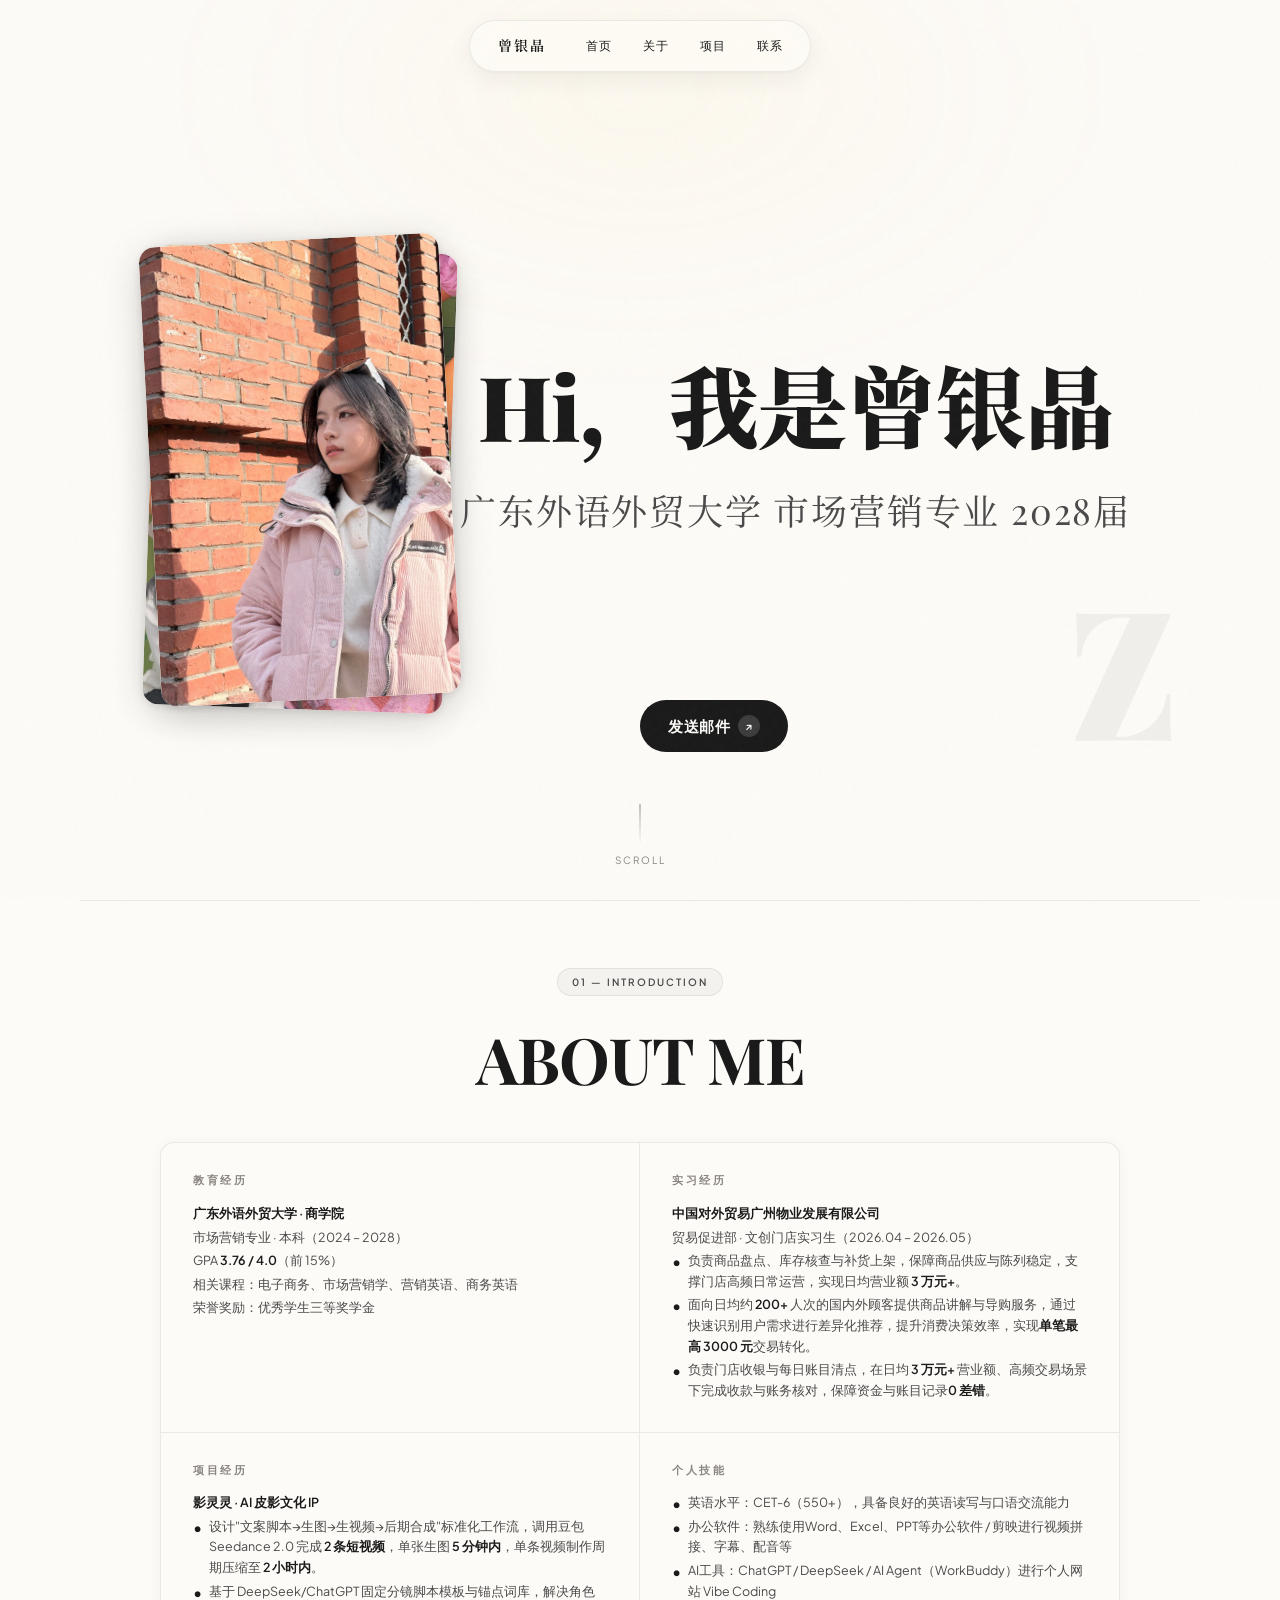
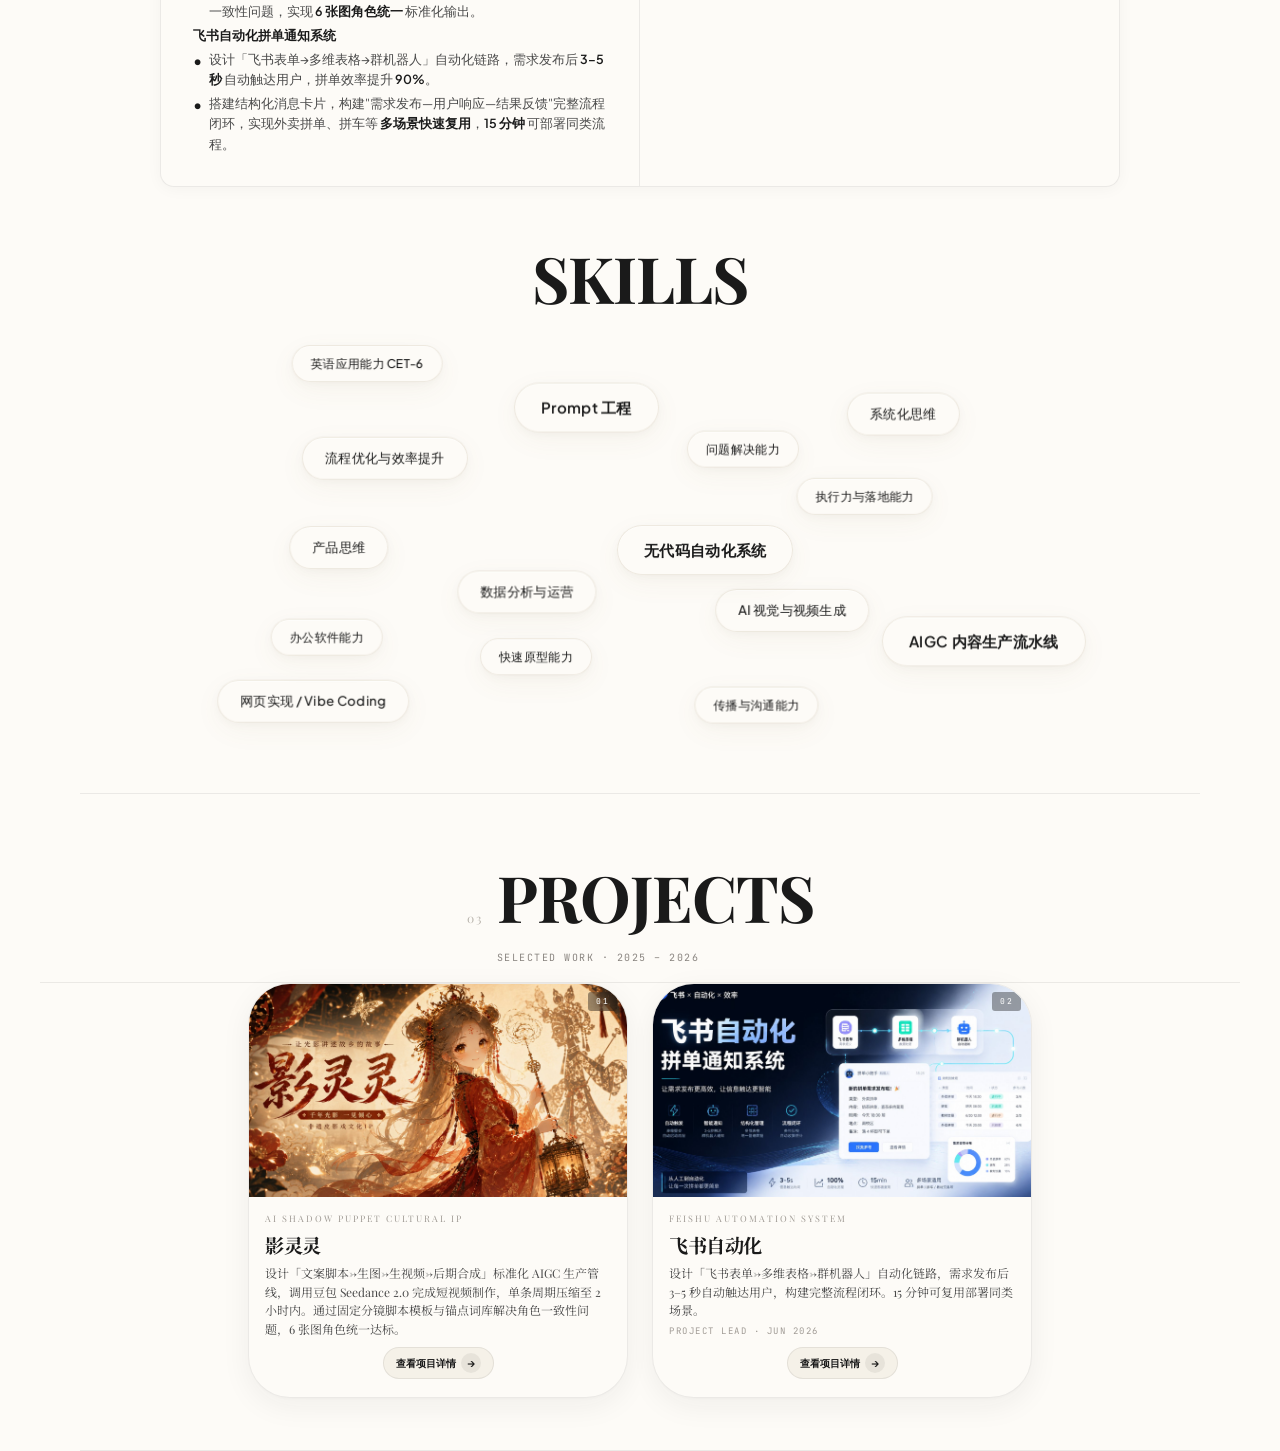
<file: index.html>
<!DOCTYPE html>
<html lang="zh-CN">
<head>
  <meta charset="UTF-8">
  <meta name="viewport" content="width=device-width, initial-scale=1.0">
  <meta http-equiv="Cache-Control" content="no-cache, no-store, must-revalidate">
  <meta http-equiv="Pragma" content="no-cache">
  <meta http-equiv="Expires" content="0">
  <title>曾银晶 · ZENG YINJING — Portfolio</title>
  <meta name="description" content="曾银晶个人作品集 · UI设计师 · AIGC创作者 · 广东外语外贸大学">
  <link rel="preconnect" href="https://fonts.googleapis.com">
  <link rel="preconnect" href="https://fonts.gstatic.com" crossorigin>
  <link href="https://fonts.googleapis.com/css2?family=Playfair+Display:ital,wght@0,400;0,500;0,600;0,700;0,900;1,400;1,500;1,600&family=Plus+Jakarta+Sans:wght@300;400;500;600;700;800&family=Noto+Serif+SC:wght@400;600;700;900&family=JetBrains+Mono:wght@400;500&display=swap" rel="stylesheet">
  <script src="https://cdnjs.cloudflare.com/ajax/libs/gsap/3.12.5/gsap.min.js"></script>

  <style>
    /* ============================================
       CSS RESET & BASE — Editorial Luxury System
       Vibe: Editorial Luxury | Layout: Editorial Split
       ============================================ */
    *, *::before, *::after { margin: 0; padding: 0; box-sizing: border-box; }

    :root {
      /* --- Palette: Warm Editorial --- */
      --bg-primary: #FDFBF7;
      --bg-warm: #F5F1E8;
      --bg-soft: #F0EBE0;
      --bg-shell: rgba(26, 26, 26, 0.04);
      --text-dark: #1A1A1A;
      --text-medium: #4A4A4A;
      --text-light: #8A8580;
      --text-faint: #B8B3AC;
      --text-muted: #A09B95;
      --accent-blue: #3370FF;
      --accent-yellow: #F5C542;
      --accent-coral: #E85D4C;
      --accent-mint: #2DB89A;
      --border-hairline: rgba(26, 26, 26, 0.08);
      --border-hairline-strong: rgba(26, 26, 26, 0.14);
      --shadow-ambient: 0 1px 3px rgba(26,26,26,0.02), 0 8px 30px rgba(26,26,26,0.06);
      --shadow-floating: 0 2px 8px rgba(26,26,26,0.03), 0 20px 60px rgba(26,26,26,0.10);
      --shadow-bezel-inset: inset 0 1px 1px rgba(255,255,255,0.6);

      /* --- Typography --- */
      --font-serif: 'Playfair Display', 'Noto Serif SC', serif;
      --font-sans: 'Plus Jakarta Sans', -apple-system, BlinkMacSystemFont, 'Segoe UI', sans-serif;
      --font-mono: 'JetBrains Mono', 'SF Mono', monospace;

      /* --- Motion --- */
      --ease-lux: cubic-bezier(0.32, 0.72, 0, 1);
      --ease-expo: cubic-bezier(0.16, 1, 0.3, 1);
      --ease-spring: cubic-bezier(0.23, 1, 0.32, 1);
      --ease-bounce: cubic-bezier(0.175, 0.885, 0.32, 1.275);

      /* --- Bezel radii --- */
      --radius-bezel-outer: 1.75rem;
      --radius-bezel-inner: calc(1.75rem - 0.375rem);
      --radius-pill: 100px;
    }

    html { scroll-behavior: smooth; font-size: 24px; }
    body {
      font-family: var(--font-sans);
      background-color: var(--bg-primary);
      color: var(--text-dark);
      line-height: 1.6;
      overflow-x: hidden;
      -webkit-font-smoothing: antialiased;
    }

    /* --- Film grain overlay (fixed, pointer-events-none) --- */
    body::before {
      content: '';
      position: fixed;
      top: 0; left: 0; width: 100%; height: 100%;
      pointer-events: none;
      z-index: 50;
      opacity: 0.025;
      background-image: url("data:image/svg+xml,%3Csvg viewBox='0 0 200 200' xmlns='http://www.w3.org/2000/svg'%3E%3Cfilter id='noise'%3E%3CfeTurbulence type='fractalNoise' baseFrequency='0.9' numOctaves='4' stitchTiles='stitch'/%3E%3C/filter%3E%3Crect width='100%' height='100%' filter='url(%23noise)'/%3E%3C/svg%3E");
    }

    /* --- Radial ambient glow --- */
    body::after {
      content: '';
      position: fixed;
      top: -20%; left: 50%;
      width: 80%; height: 60%;
      transform: translateX(-50%);
      pointer-events: none;
      z-index: 0;
      background: radial-gradient(ellipse at center, rgba(245, 197, 66, 0.06) 0%, transparent 60%);
      filter: blur(80px);
    }

    a { color: inherit; text-decoration: none; transition: opacity 0.4s var(--ease-lux); }
    a:hover { opacity: 0.6; }
    img { max-width: 100%; display: block; }

    /* ============================================
       NAVIGATION — Floating Glass Pill (Detached)
       ============================================ */
    .navbar {
      position: fixed;
      top: 20px; left: 50%;
      transform: translateX(-50%);
      z-index: 1000;
      background: rgba(253, 251, 247, 0.72);
      backdrop-filter: blur(24px) saturate(180%);
      -webkit-backdrop-filter: blur(24px) saturate(180%);
      border: 1px solid var(--border-hairline);
      border-radius: var(--radius-pill);
      padding: 10px 28px;
      height: 52px;
      display: flex; align-items: center; justify-content: space-between;
      gap: 40px;
      box-shadow: 0 1px 2px rgba(26,26,26,0.03), 0 8px 24px rgba(26,26,26,0.06);
      transition: all 0.6s var(--ease-lux);
    }
    .navbar.scrolled {
      top: 12px;
      background: rgba(253, 251, 247, 0.88);
      box-shadow: 0 1px 2px rgba(26,26,26,0.04), 0 12px 36px rgba(26,26,26,0.08);
    }

    .nav-logo {
      font-family: var(--font-serif);
      font-size: 14px; font-weight: 600;
      letter-spacing: 2px; text-transform: uppercase;
      white-space: nowrap;
    }

    .nav-links { display: flex; gap: 32px; align-items: center; }
    .nav-link {
      font-family: var(--font-sans);
      font-size: 12px; font-weight: 500;
      letter-spacing: 0.5px;
      cursor: pointer;
      transition: opacity 0.4s var(--ease-lux);
      position: relative;
    }
    .nav-link::after {
      content: '';
      position: absolute;
      bottom: -4px; left: 0; right: 0;
      height: 1px;
      background: var(--text-dark);
      transform: scaleX(0);
      transform-origin: left;
      transition: transform 0.5s var(--ease-lux);
    }
    .nav-link:hover { opacity: 1; }
    .nav-link:hover::after { transform: scaleX(1); }

    /* Mobile menu button */
    .menu-toggle {
      display: none;
      flex-direction: column; gap: 5px;
      cursor: pointer; padding: 5px;
      width: 28px; height: 22px;
      position: relative;
    }
    .menu-toggle span {
      display: block;
      width: 22px; height: 1.5px;
      background: var(--text-dark);
      position: absolute;
      left: 3px;
      transition: all 0.5s var(--ease-spring);
    }
    .menu-toggle span:nth-child(1) { top: 4px; }
    .menu-toggle span:nth-child(2) { top: 11px; }
    .menu-toggle span:nth-child(3) { top: 18px; }
    .menu-toggle.active span:nth-child(1) {
      transform: rotate(45deg);
      top: 11px;
    }
    .menu-toggle.active span:nth-child(2) {
      opacity: 0;
      transform: scaleX(0);
    }
    .menu-toggle.active span:nth-child(3) {
      transform: rotate(-45deg);
      top: 11px;
    }

    /* Mobile nav — Fullscreen glass overlay with staggered reveal */
    .mobile-nav {
      opacity: 0;
      pointer-events: none;
      position: fixed;
      inset: 0;
      background: rgba(253, 251, 247, 0.92);
      backdrop-filter: blur(40px) saturate(180%);
      -webkit-backdrop-filter: blur(40px) saturate(180%);
      z-index: 999;
      flex-direction: column;
      align-items: center; justify-content: flex-start;
      padding-top: 100px;
      gap: 0;
      transition: opacity 0.6s var(--ease-lux);
    }
    .mobile-nav.show {
      opacity: 1;
      pointer-events: auto;
      display: flex;
    }
    .mobile-nav a {
      font-family: var(--font-serif);
      font-size: 32px; font-weight: 600;
      padding: 20px 0;
      opacity: 0;
      transform: translateY(48px);
      transition: opacity 0.7s var(--ease-expo), transform 0.7s var(--ease-expo);
    }
    .mobile-nav.show a {
      opacity: 1;
      transform: translateY(0);
    }
    .mobile-nav.show a:nth-child(1) { transition-delay: 100ms; }
    .mobile-nav.show a:nth-child(2) { transition-delay: 180ms; }
    .mobile-nav.show a:nth-child(3) { transition-delay: 260ms; }
    .mobile-nav.show a:nth-child(4) { transition-delay: 340ms; }

    /* ============================================
       EYEBROW TAGS (pill badges before headings)
       ============================================ */
    .eyebrow {
      display: inline-flex;
      align-items: center; gap: 6px;
      padding: 5px 14px;
      border-radius: var(--radius-pill);
      background: var(--bg-shell);
      border: 1px solid var(--border-hairline);
      font-family: var(--font-sans);
      font-size: 10px;
      font-weight: 600;
      letter-spacing: 0.2em;
      text-transform: uppercase;
      color: var(--text-medium);
    }
    .eyebrow-dot {
      width: 6px; height: 6px;
      border-radius: 50%;
      background: var(--accent-mint);
      animation: pulse 2s var(--ease-spring) infinite;
    }

    /* ============================================
       HERO SECTION — Editorial Split
       ============================================ */
    .hero {
      min-height: 100vh;
      display: flex; flex-direction: row;
      align-items: center; justify-content: center;
      padding: 100px 40px 60px 300px;
      position: relative;
      z-index: 1;
      gap: clamp(24px, 4vw, 60px);
    }
    .hero-title {
      font-family: var(--font-serif);
      font-size: clamp(36px, 7vw, 96px);
      font-weight: 900;
      line-height: 1;
      text-align: center;
      letter-spacing: -1px;
      white-space: nowrap;
      margin-top: -40px;
    }
    
    .hero-left {
      flex: 0 0 auto;
      display: flex;
      align-items: center;
      justify-content: center;
    }
    .hero-right {
      flex: 1 1 0;
      min-width: 0;
      display: flex; flex-direction: column;
      align-items: center; justify-content: flex-start;
    }

    .hero-label {
      font-family: var(--font-sans);
      font-size: 11px; font-weight: 500;
      letter-spacing: 4px; text-transform: uppercase;
      color: var(--text-light);
      margin-bottom: 16px;
    }

    clamp(42px, 8vw, 110px);
      font-weight: 900;
      line-height: 1;
      text-align: center;
      letter-spacing: -1px;
      white-space: nowrap;
    }

    /* 打字机光标 */
    .typewriter-cursor {
      display: inline-block;
      width: 3px;
      height: 1em;
      background: var(--accent);
      margin-left: 4px;
      vertical-align: text-bottom;
      animation: cursor-blink 0.8s step-end infinite;
    }
    @keyframes cursor-blink {
      0%, 100% { opacity: 1; }
      50%      { opacity: 0; }
    }

    .hero-subtitle {
      font-family: var(--font-serif);
      font-size: clamp(18px, 3vw, 28px);
      font-weight: 400;
      font-style: italic;
      color: var(--text-medium);
      text-align: center;
      margin-top: 20px;
    }

    clamp(22px, 4vw, 36px);
      font-weight: 400;
      font-style: italic;
      color: var(--text-medium);
      text-align: center;
      max-width: 420px;
      line-height: 1.8;
    }

    /* Hero photo stack — left column */
    .hero-photo-stack {
      flex-shrink: 0;
      width: 340px;
      height: 80vh;
      max-height: 600px;
      position: relative;
    }
    .hero-photo-card {
      position: absolute;
      width: 300px; height: 460px;
      border-radius: 16px;
      overflow: hidden;
      background: var(--bg-warm);
      box-shadow: 0 8px 40px rgba(0,0,0,0.15), 0 2px 8px rgba(0,0,0,0.1);
      cursor: pointer;
      transition: transform 0.5s var(--ease-spring), opacity 0.5s ease, box-shadow 0.4s ease;
    }
    .hero-photo-card img {
      width: 100%; height: 100%;
      object-fit: cover;
    }
    .hero-photo-card.top {
      top: 50%;
      left: 50%;
      transform: translate(-50%, -50%) rotate(-3deg);
      z-index: 2;
    }
    .hero-photo-card.bottom {
      top: 50%;
      left: 50%;
      transform: translate(-50%, -48%) rotate(2deg);
      opacity: 0.85;
      z-index: 1;
    }
    .hero-photo-stack.swapped .photo-top {
      transform: translate(-45%, -48%) rotate(2deg);
      z-index: 1;
    }
    .hero-photo-stack.swapped .photo-bottom {
      transform: translate(-55%, -50%) rotate(-3deg);
      opacity: 1;
      z-index: 2;
    }
    .hero-photo-card:hover {
      box-shadow: 0 12px 48px rgba(0,0,0,0.22);
    }

    /* Large decorative letter */
    .hero-deco-letter {
      position: absolute;
      bottom: 10%;
      right: 8%;
      font-family: var(--font-serif);
      font-size: clamp(80px, 15vw, 180px);
      font-weight: 900;
      color: var(--text-dark);
      opacity: 0.05;
      user-select: none;
    }

    /* Scroll indicator */
    .scroll-indicator {
      position: absolute;
      bottom: 32px;
      left: 50%;
      transform: translateX(-50%);
      display: flex; flex-direction: column; align-items: center;
      gap: 8px;
      font-size: 10px; letter-spacing: 2px; text-transform: uppercase;
      color: var(--text-light);
    }
    .scroll-line {
      width: 1px; height: 40px;
      background: linear-gradient(to bottom, var(--text-light), transparent);
      animation: scrollPulse 2s var(--ease-spring) infinite;
    }
    @keyframes scrollPulse {
      0%, 100% { transform: scaleY(1); opacity: 1; }
      50% { transform: scaleY(0.5); opacity: 0.4; }
    }

    /* ============================================
       SECTION COMMON
       ============================================ */
    .section {
      padding: 128px 40px;
      max-width: 1200px;
      margin: 0 auto;
      position: relative;
      z-index: 1;
    }

    .section-divider {
      border: none;
      border-top: 1px solid var(--border-hairline);
      margin: 0 auto;
      width: calc(100% - 80px);
      max-width: 1120px;
    }

    .section-heading {
      font-family: var(--font-serif);
      font-size: clamp(36px, 6vw, 64px);
      font-weight: 700;
      text-align: center;
      letter-spacing: -1px;
      margin-bottom: 8px;
    }

    .section-eyebrow-wrap {
      text-align: center;
      margin-bottom: 12px;
    }

    .section-subheading {
      font-family: var(--font-serif);
      font-size: clamp(22px, 4vw, 36px);
      font-weight: 400;
      font-style: italic;
      color: var(--text-medium);
      text-align: center;
      margin-top: 0;
      margin-bottom: 64px;
    }

#about { padding-top: 56px; padding-bottom: 56px; }

    /* About Intro — photo stack + bio above card */
    .about-intro {
      max-width: 960px;
      margin: 28px auto 0;
      display: flex;
      align-items: center;
      gap: 36px;
      padding: 0 32px;
    }
    /* Photo card stack — two cards, bottom peeks top-right */
    .about-photo-stack {
      flex-shrink: 0;
      width: 160px;
      height: 200px;
      position: relative;
    }
    .about-photo-card {
      position: absolute;
      width: 140px;
      height: 180px;
      border-radius: 10px;
      overflow: hidden;
      background: var(--bg-warm);
      box-shadow: 0 4px 20px rgba(0,0,0,0.1), 0 1px 3px rgba(0,0,0,0.08);
      cursor: pointer;
      transition: transform 0.5s var(--ease-spring), opacity 0.5s ease, box-shadow 0.4s ease;
    }
    .about-photo-card img {
      width: 100%;
      height: 100%;
      object-fit: cover;
      display: block;
    }
    /* Top card — main position */
    .about-photo-card.top {
      z-index: 2;
      transform: translate(0, 0) rotate(-2deg);
    }
    /* Bottom card — peek from top-right */
    .about-photo-card.bottom {
      z-index: 1;
      transform: translate(18px, -14px) rotate(3deg);
      opacity: 0.85;
    }
    /* When bottom is active — swap roles */
    .about-photo-stack.swapped .photo-top {
      z-index: 1;
      transform: translate(18px, -14px) rotate(3deg);
      opacity: 0.85;
    }
    .about-photo-stack.swapped .photo-bottom {
      z-index: 2;
      transform: translate(0, 0) rotate(-2deg);
      opacity: 1;
    }
    .about-photo-card:hover {
      box-shadow: 0 8px 28px rgba(0,0,0,0.15), 0 2px 6px rgba(0,0,0,0.1);
    }

    .about-intro-bio {
      flex: 1;
      min-width: 0;
    }
    .about-intro-bio p {
      font-family: var(--font-serif);
      font-size: 14px;
      line-height: 1.75;
      color: var(--text-medium);
      margin: 0;
    }
    .about-intro-bio p strong { color: var(--text-dark); font-weight: 600; }

    /* About Card — clean 2×2 grid */
    .about-card {
      max-width: 960px;
      margin: 32px auto 0;
      background: var(--bg-primary);
      border: 1px solid var(--border-hairline);
      border-radius: 14px;
      box-shadow: 0 2px 16px rgba(0,0,0,0.04);
      overflow: hidden;
    }
    .about-card-inner {
      display: grid;
      grid-template-columns: 1fr 1fr;
    }
    .about-card-col {
      padding: 28px 32px;
    }
    .about-card-col:nth-child(1) { border-right: 1px solid var(--border-hairline); border-bottom: 1px solid var(--border-hairline); }
    .about-card-col:nth-child(2) { border-bottom: 1px solid var(--border-hairline); }
    .about-card-col:nth-child(3) { border-right: 1px solid var(--border-hairline); }
    .about-card-col h4 {
      font-family: var(--font-sans);
      font-size: 11px;
      font-weight: 700;
      letter-spacing: 2.5px;
      text-transform: uppercase;
      color: var(--text-light);
      margin-bottom: 14px;
    }
    .about-card-col p {
      font-size: 12.5px;
      line-height: 1.65;
      color: var(--text-medium);
      margin-bottom: 3px;
    }
    .about-card-col .skills-list {
      list-style: none;
      padding: 0;
      margin: 0;
    }
    .about-card-col .skills-list li {
      font-size: 12.5px;
      line-height: 1.65;
      color: var(--text-medium);
      margin-bottom: 3px;
      padding-left: 16px;
      position: relative;
    }
    .about-card-col .skills-list li::before {
      content: "•";
      position: absolute;
      left: 0;
      top: 0;
      color: var(--text-dark);
      font-weight: 700;
      font-size: 14px;
      line-height: inherit;
    }
    .about-card-col strong { color: var(--text-dark); font-weight: 600; }

    /* About Me 描述段落黑点 */
    .about-bullet { position: relative; padding-left: 16px; }
    .about-bullet::before {
      content: "•";
      position: absolute;
      left: 0;
      top: 0;
      color: var(--text-dark);
      font-weight: 700;
      font-size: 14px;
      line-height: inherit;
    }

    /* ============================================
       SKILLS — Glassmorphism Floating Nebula
       ============================================ */
    .skills-section { margin-top: 40px; }

    .skills-subtitle {
      text-align: center;
      font-size: 13px; color: var(--text-light);
      margin-bottom: 8px;
      font-style: italic;
    }

    /* Nebula container — fixed height for the floating cloud */
    .skill-nebula {
      position: relative;
      width: 100%;
      max-width: 900px;
      margin: 0 auto;
      height: 400px;
      overflow: visible;
      cursor: default;
    }

    /* Individual floating skill tag */
    .skill-tag {
      position: absolute;
      display: inline-flex;
      align-items: center;
      gap: 7px;
      padding: 10px 22px;
      border-radius: var(--radius-pill);
      white-space: nowrap;
      user-select: none;
      cursor: pointer;
      pointer-events: auto;
      will-change: transform;

      /* Glassmorphism core */
      background: rgba(253, 251, 247, 0.52);
      backdrop-filter: blur(14px) saturate(160%);
      -webkit-backdrop-filter: blur(14px) saturate(160%);
      border: 1px solid rgba(139, 111, 71, 0.14);

      /* Layered shadow: ambient + directional + glow */
      box-shadow:
        0 2px 10px rgba(26, 26, 26, 0.03),
        0 8px 28px rgba(139, 111, 71, 0.06),
        inset 0 1px 0 rgba(255, 255, 255, 0.5);

      font-family: var(--font-sans);
      color: var(--text-dark);
      transition:
        box-shadow 0.55s var(--ease-lux),
        border-color 0.55s var(--ease-lux),
        background 0.55s var(--ease-lux);
    }

    .skill-tag-icon {
      font-size: 15px;
      line-height: 1;
      transition: transform 0.5s var(--ease-spring);
    }

    .skill-tag-text {
      font-size: 13px;
      font-weight: 500;
      letter-spacing: 0.3px;
    }

    /* Size tiers */
    .skill-tag--lg { padding: 12px 26px; }
    .skill-tag--lg .skill-tag-icon { font-size: 17px; }
    .skill-tag--lg .skill-tag-text { font-size: 15px; font-weight: 600; }

    .skill-tag--md { padding: 10px 22px; }
    .skill-tag--md .skill-tag-icon { font-size: 15px; }
    .skill-tag--md .skill-tag-text { font-size: 13px; }

    .skill-tag--sm { padding: 8px 18px; }
    .skill-tag--sm .skill-tag-icon { font-size: 13px; }
    .skill-tag--sm .skill-tag-text { font-size: 12px; }

    /* Hover state — brighten, scale, intensify glow */
    .skill-tag:hover {
      background: rgba(253, 251, 247, 0.78);
      border-color: rgba(139, 111, 71, 0.32);
      box-shadow:
        0 4px 16px rgba(26, 26, 26, 0.06),
        0 14px 40px rgba(139, 111, 71, 0.14),
        0 0 40px rgba(139, 111, 71, 0.08),
        inset 0 1px 0 rgba(255, 255, 255, 0.7);
      z-index: 20 !important;
    }
    .skill-tag:hover .skill-tag-icon {
      transform: scale(1.15);
    }

    /* Active/clicked state */
    .skill-tag:active {
      transform: scale(0.96) !important;
      transition: transform 0.1s var(--ease-lux);
    }

    /* Breathing glow pulse on key tags */
    .skill-tag--glow {
      animation: breatheGlow 3.6s ease-in-out infinite;
    }
    @keyframes breatheGlow {
      0%, 100% {
        box-shadow:
          0 2px 10px rgba(26, 26, 26, 0.03),
          0 8px 28px rgba(139, 111, 71, 0.06),
          0 0 24px rgba(139, 111, 71, 0.02),
          inset 0 1px 0 rgba(255, 255, 255, 0.5);
      }
      50% {
        box-shadow:
          0 2px 10px rgba(26, 26, 26, 0.03),
          0 8px 28px rgba(139, 111, 71, 0.06),
          0 0 42px rgba(139, 111, 71, 0.10),
          inset 0 1px 0 rgba(255, 255, 255, 0.65);
      }
    }

    /* ============================================
       SKILL DETAIL POPUP — Glassmorphism Overlay
       ============================================ */
    .skill-popup-overlay {
      position: fixed;
      inset: 0;
      z-index: 4000;
      display: flex;
      align-items: center;
      justify-content: center;
      background: rgba(26, 26, 26, 0.28);
      backdrop-filter: blur(8px);
      -webkit-backdrop-filter: blur(8px);
      opacity: 0;
      pointer-events: none;
      transition: opacity 0.45s var(--ease-expo);
    }
    .skill-popup-overlay.active {
      opacity: 1;
      pointer-events: auto;
    }

    .skill-popup {
      background: rgba(253, 251, 247, 0.88);
      backdrop-filter: blur(28px) saturate(180%);
      -webkit-backdrop-filter: blur(28px) saturate(180%);
      border: 1px solid rgba(139, 111, 71, 0.18);
      border-radius: 20px;
      max-width: 440px;
      width: calc(100% - 48px);
      padding: 40px 36px 36px;
      text-align: center;
      box-shadow:
        0 4px 12px rgba(26, 26, 26, 0.04),
        0 32px 96px rgba(26, 26, 26, 0.18),
        0 0 80px rgba(139, 111, 71, 0.06),
        inset 0 1px 0 rgba(255, 255, 255, 0.6);
      transform: translateY(36px) scale(0.92);
      transition: transform 0.55s var(--ease-spring);
    }
    .skill-popup-overlay.active .skill-popup {
      transform: translateY(0) scale(1);
    }

    .skill-popup-icon {
      font-size: 52px;
      margin-bottom: 16px;
      display: block;
      animation: popIn 0.55s var(--ease-spring);
    }

    .skill-popup-name {
      font-family: var(--font-serif);
      font-size: 24px;
      font-weight: 700;
      margin-bottom: 14px;
      color: var(--text-dark);
      letter-spacing: 0.5px;
    }

    .skill-popup-desc {
      font-size: 14px;
      line-height: 1.85;
      color: var(--text-medium);
      max-width: 340px;
      margin: 0 auto 28px;
    }

    /* ============================================
       PROJECTS — Magazine Spreads (Double-Bezel)
       ============================================ */
    .projects-section {
      margin-top: 128px;
      padding-top: 0;
    }

    .mag-masthead {
      max-width: 1200px;
      margin: 0 auto;
      padding: 0 48px 16px;
      display: flex;
      justify-content: center;
      align-items: baseline;
      gap: 14px;
      border-bottom: 1px solid var(--border-hairline);
    }
    .mag-masthead-num {
      font-family: var(--font-serif);
      font-size: 12px;
      font-weight: 400;
      color: var(--text-faint);
      letter-spacing: 2px;
    }
    .mag-masthead-text h2 {
      font-family: var(--font-serif);
      font-size: clamp(36px, 6vw, 64px);
      font-weight: 700;
      letter-spacing: -1px;
      color: var(--text-dark);
      margin: 0 0 2px;
    }
    .mag-masthead-text p {
      font-family: var(--font-mono);
      font-size: 10px;
      letter-spacing: 1.5px;
      color: var(--text-light);
      text-transform: uppercase;
      margin: 0;
    }

    /* Project Cards — side-by-side row */
    #projects { padding-top: 52px; padding-bottom: 52px; }
    .projects-row {
      display: flex;
      justify-content: center;
      gap: 24px;
      max-width: 1200px;
      width: calc(100% - 48px);
      margin: 0 auto;
      align-items: stretch;
    }
    .project-card {
      flex: 0 0 380px;
      max-width: 420px;
      min-width: 0;
      border-radius: var(--radius-bezel-outer);
      overflow: hidden;
      box-shadow: var(--shadow-ambient);
      background: var(--bg-primary);
      border: 1px solid var(--border-hairline);
      display: flex;
      flex-direction: column;
      transition: box-shadow 0.5s var(--ease-lux), transform 0.5s var(--ease-lux);
    }
    .project-card:hover {
      box-shadow: 0 12px 48px rgba(0,0,0,0.12);
      transform: translateY(-4px);
    }

    .project-card-img {
      position: relative;
      width: 100%;
      aspect-ratio: 16 / 9;
      overflow: hidden;
      background: #f5f1ea;
    }
    .project-card-img img {
      width: 100%; height: 100%;
      object-fit: cover;
      transition: transform 0.8s var(--ease-lux);
    }
    .project-card:hover .project-card-img img {
      transform: scale(1.04);
    }
    .project-card-img--placeholder {
      background: linear-gradient(170deg, #c85e4a 0%, #96402e 100%);
    }

    .project-card-badge {
      position: absolute;
      top: 8px; right: 10px;
      font-family: var(--font-mono);
      font-size: 8px;
      letter-spacing: 1.5px;
      text-transform: uppercase;
      color: #fff;
      background: rgba(0,0,0,0.35);
      backdrop-filter: blur(8px);
      padding: 3px 8px;
      border-radius: 3px;
    }
    .project-card--coral .project-card-badge {
      background: rgba(255,255,255,0.18);
    }

    .project-card-body {
      padding: 14px 16px 18px;
      display: flex;
      flex-direction: column;
      gap: 4px;
      flex: 1;
    }
    .project-card-en {
      font-family: var(--font-serif);
      font-size: 9px;
      letter-spacing: 2px;
      text-transform: uppercase;
      color: var(--text-muted);
    }
    .project-card-title {
      font-family: var(--font-serif);
      font-size: clamp(17px, 1.5vw, 22px);
      font-weight: 700;
      letter-spacing: -0.5px;
      color: var(--text-dark);
      margin: 0;
    }
    .project-card-desc {
      font-family: var(--font-serif);
      font-size: 12px;
      line-height: 1.55;
      color: var(--text-medium);
      flex: 1;
    }
    .project-card-role {
      font-family: var(--font-mono);
      font-size: 9px;
      letter-spacing: 1.5px;
      text-transform: uppercase;
      color: var(--text-muted);
    }
    .project-card-cta {
      display: inline-flex;
      align-items: center;
      justify-content: center;
      gap: 5px;
      margin-top: 4px;
      padding: 5px 12px;
      border-radius: 100px;
      border: 1px solid var(--border-hairline);
      background: var(--bg-warm);
      font-family: var(--font-sans);
      font-size: 10px;
      font-weight: 600;
      color: var(--text-dark);
      text-decoration: none;
      transition: all 0.4s var(--ease-lux);
      align-self: center;
    }
    .project-card-cta:hover {
      background: var(--text-dark);
      color: #fff;
      border-color: var(--text-dark);
    }
    .project-card-cta--coral {
      background: transparent;
      border-color: rgba(200,94,74,0.3);
      color: #c85e4a;
    }
    .project-card-cta--coral:hover {
      background: #c85e4a;
      color: #fff;
      border-color: #c85e4a;
    }
    .project-card-arrow {
      display: inline-flex;
      align-items: center;
      justify-content: center;
      width: 20px; height: 20px;
      border-radius: 50%;
      background: rgba(0,0,0,0.06);
      font-size: 11px;
      transition: background 0.4s;
    }
    .project-card-cta:hover .project-card-arrow {
      background: rgba(255,255,255,0.2);
    }

    .mag-whitespace { display: none; }
    .mag-cta:hover { opacity: 1; }
    .mag-cta:hover .mag-cta-arrow {
      transform: translate(3px, -2px) scale(1.08);
      background: rgba(255,255,255,0.25);
    }
    /* Button-in-Button pill CTA hover */
    .mag-cta--pill:hover {
      background: rgba(255,255,255,0.2) !important;
      border-color: rgba(255,255,255,0.4) !important;
      transform: translateY(-2px);
      box-shadow: 0 8px 24px rgba(0,0,0,0.15);
    }
    .mag-spread--light .mag-cta--pill:hover {
      box-shadow: 0 8px 24px rgba(0,0,0,0.25);
    }

    .mag-rule {
      width: 60px;
      height: 1px;
      background: rgba(255,255,255,0.3);
      margin: 24px 0;
    }
    .mag-rule--right { margin-left: auto; margin-right: 0; }

    .mag-page-mark {
      position: absolute;
      z-index: 3;
      font-family: var(--font-mono);
      font-size: 11px;
      letter-spacing: 3px;
      color: rgba(0,0,0,0.2);
    }
    .mag-spread--light .mag-page-mark {
      color: rgba(255,255,255,0.35);
    }
    .mag-page-mark--top-right { top: 32px; right: 48px; }

    /* Project card scroll reveal — blur + translate + opacity */
    .project-card {
      opacity: 0;
      transform: translateY(50px);
      filter: blur(8px);
      transition: opacity 1.2s var(--ease-expo), transform 1.2s var(--ease-expo), filter 1.2s var(--ease-expo), box-shadow 0.5s var(--ease-lux);
    }
    .project-card.visible {
      opacity: 1;
      transform: translateY(0);
      filter: blur(0);
    }
    .project-card-img img {
      transition: transform 1.2s var(--ease-expo);
    }
    .project-card.visible .project-card-img img {
      transform: scale(1.05);
    }

    .mag-intro {
      font-family: var(--font-serif);
      font-size: clamp(15px, 1.4vw, 21px);
      line-height: 1.8;
      color: rgba(255,255,255,0.9);
      max-width: 480px;
      margin-top: 16px;
      text-shadow: 0 1px 10px rgba(0,0,0,0.4);
    }

    /* ============================================
       CONTACT — Big Name + Button-in-Button CTA
       ============================================ */
    .contact-section { margin-top: 64px; }
    .contact-layout {
      display: flex; flex-direction: column; align-items: center;
      text-align: center;
    }
    .contact-big-name {
      font-family: var(--font-serif);
      font-size: clamp(56px, 12vw, 140px);
      font-weight: 900;
      letter-spacing: -2px;
      line-height: 1;
    }
    .contact-email-line {
      font-family: var(--font-mono);
      font-size: 12px; letter-spacing: 2px; text-transform: uppercase;
      color: var(--text-light);
      margin-top: 16px; margin-bottom: 8px;
    }
    .contact-email {
      font-size: 15px; font-weight: 600;
      letter-spacing: 1px;
      margin-bottom: 32px;
    }
    .contact-email a:hover { text-decoration: underline; opacity: 1; }

    /* Contact CTA — Button-in-Button */
    .contact-cta-group {
      display: flex; gap: 16px; flex-wrap: wrap;
      justify-content: center;
      margin-top: 8px;
    }
    .contact-cta {
      display: inline-flex;
      align-items: center;
      gap: 10px;
      padding: 12px 22px;
      border-radius: var(--radius-pill);
      font-family: var(--font-sans);
      font-size: 13px;
      font-weight: 600;
      letter-spacing: 0.5px;
      transition: all 0.5s var(--ease-lux);
      cursor: pointer;
    }
    .contact-cta--primary {
      background: var(--text-dark);
      color: var(--bg-primary);
    }
    .contact-cta--primary:hover { transform: scale(0.97); }
    .contact-cta--secondary {
      background: var(--bg-shell);
      border: 1px solid var(--border-hairline);
      color: var(--text-dark);
    }
    .contact-cta--secondary:hover {
      border-color: var(--text-dark);
      transform: scale(0.97);
    }
    .contact-cta-icon {
      width: 28px; height: 28px;
      border-radius: 50%;
      display: flex; align-items: center; justify-content: center;
      font-size: 13px;
      transition: all 0.5s var(--ease-lux);
    }
    .contact-cta--primary .contact-cta-icon {
      background: rgba(255,255,255,0.15);
    }
    .contact-cta--secondary .contact-cta-icon {
      background: var(--bg-warm);
    }
    .contact-cta:hover .contact-cta-icon {
      transform: translate(2px, -1px) scale(1.08);
    }

    .contact-secondary {
      font-family: var(--font-sans);
      font-size: 13px;
      color: var(--text-light);
      margin-top: 24px;
    }
    .contact-secondary a { font-weight: 500; color: var(--text-medium); }

    .contact-deco-left {
      position: absolute; bottom: 15%; left: 5%;
      width: 100px; opacity: 0.5;
    }
    .contact-deco-left {
      position: absolute; top: 0%; left: 6%;
      width: 100px; opacity: 0.5;
    }

    /* ============================================
       SCROLL REVEAL — blur + translate + opacity
       ============================================ */
    .fade-up {
      opacity: 0;
      transform: translateY(40px);
      filter: blur(8px);
      transition: opacity 0.9s var(--ease-expo), transform 0.9s var(--ease-expo), filter 0.9s var(--ease-expo);
    }
    .fade-up.visible {
      opacity: 1;
      transform: translateY(0);
      filter: blur(0);
    }

    /* ============================================
       RESPONSIVE — Tablet (900px)
       ============================================ */
    @media (max-width: 900px) {
      .navbar { padding: 8px 20px; gap: 20px; }
      .nav-links { display: none; }
      .menu-toggle { display: flex; }

      .section { padding: 80px 24px; }
      .section-divider { width: calc(100% - 48px); }

      .about-card-col { padding: 18px 20px; }

      .about-intro { gap: 24px; padding: 0 20px; }
      .about-photo-stack { width: 130px; height: 165px; }
      .about-photo-card { width: 115px; height: 148px; }
      .about-photo-stack.swapped .photo-top { transform: translate(14px, -11px) rotate(3deg); }
      .about-photo-stack.swapped .photo-bottom { transform: translate(0,0) rotate(-2deg); }
      .about-photo-card.bottom { transform: translate(14px, -11px) rotate(3deg); }

      .mag-masthead { flex-direction: column; align-items: center; gap: 4px; padding: 0 32px 16px; }
      .mag-masthead-num { font-size: 11px; }
      .projects-row { width: calc(100% - 40px); gap: 20px; }
      .project-card-badge { right: 10px; top: 8px; font-size: 7px; }
      .project-card-body { padding: 12px 14px 16px; }
      .project-card-title { font-size: 16px; }
      .project-card-desc { font-size: 12px; line-height: 1.55; }

      .timeline::before { left: 16px; }
      .timeline-dot { width: 33px; min-width: 33px; font-size: 12px; }

      .skill-nebula { height: 340px; max-width: 100%; }

      /* Hero: keep row on tablet, shrink photo & reduce left pad */
      .hero { padding: 100px 24px 40px 40px; gap: 16px; }
      .hero-photo-stack { width: 200px; height: 50vh; max-height: 380px; }
      .hero-photo-card { width: 175px; height: 270px; }
      .hero-photo-card.bottom { transform: translate(-48%, -47%) rotate(2deg); }
      .hero-photo-stack.swapped .photo-top { transform: translate(-48%, -47%) rotate(2deg); }
      .hero-photo-stack.swapped .photo-bottom { transform: translate(-52%, -50%) rotate(-3deg); }
      .hero-title { white-space: normal; font-size: clamp(28px, 6vw, 64px); line-height: 1.08; }
      .hero-subtitle { font-size: 14px; margin-top: 10px; }
      .hero-bio { font-size: 12px; max-width: 320px; }
      .hero-right { flex: 1 1 auto; max-width: 380px; }
      .hero-cta-row { bottom: 100px; }
      .hero-cta { padding: 12px 24px; font-size: 14px; }
    }

    /* ============================================
       RESPONSIVE — Mobile (560px)
       ============================================ */
    @media (max-width: 560px) {
      .navbar { padding: 6px 16px; height: 46px; top: 12px; }

      .section { padding: 64px 20px; }
      .section-divider { width: calc(100% - 40px); }

      .hero {
        flex-direction: column !important;
        align-items: center;
        justify-content: flex-start;
        padding: 110px 20px 40px;
        min-height: 100vh;
        gap: 0;
      }
      .hero-left { width: 100%; display: flex; justify-content: center; margin-bottom: 20px; }
      .hero-cta-row {
        position: relative !important;
        display: flex !important;
        flex-direction: column !important;
        align-items: stretch;
        width: 100% !important;
        max-width: 320px !important;
        margin: 16px auto 32px auto !important;
        gap: 14px !important;
        opacity: 1 !important;
        visibility: visible !important;
        z-index: 999 !important;
      }
      .hero-cta {
        display: flex !important;
        visibility: visible !important;
        opacity: 1 !important;
        padding: 14px 24px;
        font-size: 15px;
        width: 100% !important;
        z-index: 1000 !important;
      }
      .hero-right { width: 100%; display: flex; flex-direction: column; align-items: center; margin-bottom: 16px; text-align: center; }
      .hero-photo-stack {
          width: 120px;
          height: 160px;
          margin: 0;
        }
      .hero-photo-card { width: 100px; height: 140px; }
      .hero-photo-card.top { transform: translate(-55%, -50%) rotate(-3deg); }
      .hero-photo-card.bottom { transform: translate(-45%, -48%) rotate(2deg); }
      .hero-photo-stack.swapped .photo-top { transform: translate(-45%, -48%) rotate(2deg); }
      .hero-photo-stack.swapped .photo-bottom { transform: translate(-55%, -50%) rotate(-3deg); }
      .hero-photo-stack.swapped .photo-top { transform: translate(-45%, -48%) rotate(2deg); }
      .hero-photo-stack.swapped .photo-bottom { transform: translate(-55%, -50%) rotate(-3deg); }
      .skills-grid { grid-template-columns: 1fr; }

      .mag-masthead { flex-direction: column; align-items: center; gap: 4px; padding: 0 16px 16px; }
      .mag-masthead-num { font-size: 10px; }
      .projects-row { flex-direction: column; width: calc(100% - 24px); gap: 16px; }
      .project-card { flex: 0 0 auto; max-width: 100%; }
      .project-card-body { padding: 12px 14px 16px; }
      .project-card-title { font-size: 16px; }
      .project-card-desc { font-size: 12px; line-height: 1.55; }
      .project-card-badge { right: 8px; top: 8px; font-size: 7px; }

      footer { flex-direction: column; gap: 12px; text-align: center; padding: 20px; }

      .contact-deco-left { display: none; }

      .quadrant-grid { grid-template-columns: 1fr; }
      .q-tl, .q-tr, .q-bl { border-right: none; border-bottom: 1px solid var(--border-hairline); }
      .q-br { border-bottom: none; }
      .about-card-col { padding: 16px 18px; }

      .about-intro { flex-direction: column; gap: 16px; padding: 0 16px; text-align: center; }
      .about-photo-stack { width: 120px; height: 150px; margin: 0 auto; }
      .about-photo-card { width: 106px; height: 135px; }
      .about-photo-stack.swapped .photo-top { transform: translate(12px, -10px) rotate(3deg); }
      .about-photo-stack.swapped .photo-bottom { transform: translate(0,0) rotate(-2deg); }
      .about-photo-card.bottom { transform: translate(12px, -10px) rotate(3deg); }
      .about-intro-bio p { font-size: 13px; }

      .skill-nebula { height: 300px; }
      .skill-tag--lg { padding: 8px 18px; }
      .skill-tag--lg .skill-tag-icon { font-size: 14px; }
      .skill-tag--lg .skill-tag-text { font-size: 12px; }
      .skill-tag--md { padding: 7px 16px; }
      .skill-tag--md .skill-tag-icon { font-size: 12px; }
      .skill-tag--md .skill-tag-text { font-size: 11px; }
      .skill-tag--sm { padding: 6px 13px; }
      .skill-tag--sm .skill-tag-icon { font-size: 11px; }
      .skill-tag--sm .skill-tag-text { font-size: 10px; }
    }

    /* Reduced motion — disable floating animations */
    @media (prefers-reduced-motion: reduce) {
      .skill-tag { transition: none !important; }
      .skill-tag--glow { animation: none; }
    }

    /* ============================================
       HERO LOAD-IN ANIMATION (staggered, blur+translate)
       ============================================ */
    .hero .load-in {
      opacity: 0;
      transform: translateY(40px);
      filter: blur(8px);
      transition: opacity 1s var(--ease-expo), transform 1s var(--ease-expo), filter 1s var(--ease-expo);
      transition-delay: calc(var(--i, 0) * 0.13s);
    }
    .hero.hero-loaded .load-in {
      opacity: 1;
      transform: translateY(0);
      filter: blur(0);
    }
    .hero .hero-deco-letter {
      opacity: 0;
      transform: translateY(60px) scale(0.92);
      filter: blur(12px);
      transition: opacity 1.2s var(--ease-expo), transform 1.2s var(--ease-expo), filter 1.2s var(--ease-expo);
      transition-delay: 0.6s;
    }
    .hero.hero-loaded .hero-deco-letter {
      opacity: 0.05;
      transform: translateY(0) scale(1);
      filter: blur(0);
    }
    .hero .scroll-indicator {
      opacity: 0;
      transition: opacity 1s var(--ease-lux);
      transition-delay: 1.1s;
    }
    .hero.hero-loaded .scroll-indicator { opacity: 1; }

    /* Hero CTA row — buttons flanking avatar */
    .hero-cta-row {
      position: absolute;
      bottom: 160px;
      left: 50%;
      transform: translateX(-50%);
      display: flex;
      align-items: center;
      justify-content: center;
      gap: 16px;
      flex-wrap: wrap;
      z-index: 5;
    }

    .hero-cta {
      display: inline-flex;
      align-items: center;
      gap: 8px;
      padding: 14px 28px;
      border-radius: var(--radius-pill);
      font-family: var(--font-sans);
      font-size: 15px;
      font-weight: 600;
      letter-spacing: 0.5px;
      text-decoration: none;
      transition: all 0.5s var(--ease-lux);
      cursor: pointer;
    }

    .hero-cta--primary {
      background: var(--text-dark);
      color: var(--bg-primary);
    }
    .hero-cta--primary:hover { transform: scale(0.97); }
    .hero-cta--secondary {
      background: var(--bg-shell);
      border: 1px solid var(--border-hairline);
      color: var(--text-dark);
    }
    .hero-cta--secondary:hover { border-color: var(--text-dark); transform: scale(0.97); }
    .hero-cta-icon {
      width: 22px; height: 22px;
      border-radius: 50%;
      display: flex; align-items: center; justify-content: center;
      font-size: 11px;
      transition: all 0.5s var(--ease-lux);
    }
    .hero-cta--primary .hero-cta-icon { background: rgba(255,255,255,0.15); }
    .hero-cta--secondary .hero-cta-icon { background: var(--bg-warm); }
    .hero-cta:hover .hero-cta-icon { transform: translate(2px, -1px) scale(1.08); }

    .hero-tagline {
      font-family: var(--font-serif), "Songti SC", "STSong", serif;
      font-size: clamp(22px, 4vw, 36px);
      font-weight: 400;
      color: var(--text-medium);
      text-align: center;
      letter-spacing: 0.05em;
    }
        /* Show tagline & CTA row after typing finishes */
    .hero-tagline,
    .hero-cta-row {
      opacity: 0;
      visibility: hidden;
      transform: translateY(12px);
      margin-top: 0;
      transition: opacity 0.9s var(--ease-expo), visibility 0.9s var(--ease-expo), transform 0.9s var(--ease-expo), margin-top 0.9s var(--ease-expo);
    }
    .hero.hero-typed .hero-tagline {
      opacity: 1;
      visibility: visible;
      transform: translateY(0);
      margin-top: 32px;
      transition-delay: 0.15s;
    }
    .hero.hero-typed .hero-cta-row {
      opacity: 1;
      visibility: visible;
      transition-delay: 0.45s;
    }

    /* ============================================
       MOBILE RESPONSIVE (max-width: 768px)
       Layout: Top to bottom flow + photo/buttons row
       ============================================ */
        /* ============================================
       MOBILE RESPONSIVE (max-width: 768px)
       iPhone-grade full-screen hero layout
       ============================================ */
    @media (max-width: 768px) {
      .hero {
        flex-direction: column;
        align-items: center;
        justify-content: flex-start;
        padding: 120px 24px 40px;
        min-height: 100vh;
        gap: 0;
      }

      /* 1. Title area (top) */
      .hero-right {
        order: 1;
        width: 100%;
        text-align: center;
        margin-bottom: 20px;
      }

      .hero-title {
        font-size: clamp(40px, 10vw, 56px);
        font-weight: 700;
        letter-spacing: -0.02em;
        margin-bottom: 8px;
        line-height: 1.1;
      }

      .hero-tagline {
        font-size: clamp(15px, 3.5vw, 18px);
        letter-spacing: 0.08em;
        color: var(--text-medium);
        margin-bottom: 0;
        line-height: 1.5;
      }

      /* 2. Photo area (center, full width) */
      .hero-photo-cta {
        order: 2;
        width: 100%;
        display: flex;
        flex-direction: column;
        align-items: center;
        gap: 24px;
        margin-bottom: 28px;
      }

      .hero-left {
        width: 100%;
        display: flex;
        justify-content: center;
        margin-bottom: 0;
      }

      .hero-photo-stack {
        width: 65vw;
        max-width: 280px;
        height: calc(65vw * 1.3);
        max-height: 364px;
        margin: 0 auto;
      }

      .hero-photo-card {
        width: calc(65vw - 20px);
        max-width: 260px;
        height: calc((65vw - 20px) * 1.3);
        max-height: 338px;
        border-radius: 16px;
        box-shadow: 0 8px 32px rgba(0,0,0,0.12);
      }

      .hero-photo-card.top {
        transform: translate(-50%, -50%) rotate(-3deg);
      }

      .hero-photo-card.bottom {
        transform: translate(-50%, -48%) rotate(2deg);
      }

      /* 3. CTA buttons (below photo, full width) */
      .hero-cta-row {
        order: 3;
        position: relative;
        bottom: auto;
        left: auto;
        transform: none;
        width: 100%;
        max-width: 320px;
        display: flex !important;
        flex-direction: column !important;
        align-items: stretch;
        gap: 14px;
        margin-top: 0;
        margin-bottom: 32px;
        /* 移动端：按钮立即显示 */
        opacity: 1 !important;
        visibility: visible !important;
        transform: none;
        z-index: 10;
      }

      .hero-cta-row .hero-cta {
        display: flex !important;
        opacity: 1 !important;
        visibility: visible !important;
      }

      .hero-cta {
        width: 100%;
        justify-content: center;
        padding: 16px 24px;
        font-size: 16px;
        font-weight: 500;
        border-radius: 12px;
        letter-spacing: 0.02em;
      }

      .hero-cta--primary {
        background: var(--text-dark);
        color: var(--bg-primary);
        border: none;
      }

      .hero-cta--secondary {
        background: var(--bg-shell);
        color: var(--text-dark);
        border: 1px solid var(--border-hairline);
      }

      /* 4. Scroll indicator (bottom) */
      .scroll-indicator {
        order: 4;
        margin-top: 32px;
        opacity: 0;
        animation: fadeInUp 0.8s ease 1.5s forwards;
      }

      @keyframes fadeInUp {
        from {
          opacity: 0;
          transform: translateY(12px);
        }
        to {
          opacity: 1;
          transform: translateY(0);
        }
      }

      .hero-deco-letter {
        display: none;
      }
      /* About Me - Mobile: vertical stack */
      .about-intro { display: none; }

      .about-card { padding: 0 16px; }

      .about-card-inner {
        display: flex;
        flex-direction: column;
        gap: 16px;
      }

      .about-card-col {
        width: 100%;
        min-width: auto;
        padding: 20px;
        border-radius: 12px;
        border: 1px solid var(--border-hairline);
      }

      .about-card-col h4 {
        font-size: 13px;
        margin-bottom: 10px;
        letter-spacing: 0.1em;
      }

      .about-card-col p {
        font-size: 13px;
        line-height: 1.6;
        margin-bottom: 6px;
      }
      .about-card-col .skills-list li {
        font-size: 13px;
        line-height: 1.6;
        margin-bottom: 6px;
      }
    }


    /* ============================================
       MOBILE CTA FORCE VISIBLE (max-width: 768px)
       ============================================ */
    @media (max-width: 768px) {
      .hero {
        overflow: visible !important;
      }

      .hero-cta-row {
        display: flex !important;
        flex-direction: column !important;
        visibility: visible !important;
        opacity: 1 !important;
        position: relative !important;
        z-index: 999 !important;
        width: 100% !important;
        max-width: 340px !important;
        margin-left: auto !important;
        margin-right: auto !important;
        margin-top: 20px !important;
        margin-bottom: 36px !important;
        gap: 14px !important;
      }

      .hero-cta-row .hero-cta {
        display: flex !important;
        visibility: visible !important;
        opacity: 1 !important;
        z-index: 1000 !important;
        width: 100% !important;
        pointer-events: auto !important;
      }

      .hero-cta-row .hero-cta--primary {
        display: flex !important;
        visibility: visible !important;
        opacity: 1 !important;
        background: var(--text-dark) !important;
        color: var(--bg-primary) !important;
      }

      .hero-cta-row .hero-cta--secondary {
        display: flex !important;
        visibility: visible !important;
        opacity: 1 !important;
      }
    }
  </style>
</head>

<body>

  <!-- ==================== NAVIGATION — Floating Glass Pill ==================== -->
  <nav class="navbar" id="navbar">
    <div class="nav-logo">曾银晶</div>

    <div class="nav-links">
      <a class="nav-link" data-target="hero">首页</a>
      <a class="nav-link" data-target="about">关于</a>
      <a class="nav-link" data-target="projects">项目</a>
      <a class="nav-link" data-target="contact">联系</a>
    </div>

    <!-- Mobile hamburger — X morph -->
    <div class="menu-toggle" id="menuToggle" onclick="toggleMobileNav()">
      <span></span><span></span><span></span>
    </div>
  </nav>

  <!-- Mobile navigation — Fullscreen glass overlay -->
  <div class="mobile-nav" id="mobileNav">
    <a data-target="hero" onclick="closeMobileNav()">首页</a>
    <a data-target="about" onclick="closeMobileNav()">关于</a>
    <a data-target="projects" onclick="closeMobileNav()">项目</a>
    <a data-target="contact" onclick="closeMobileNav()">联系</a>
  </div>


  <!-- ==================== 01 HERO / HOME ==================== -->
  <section class="hero" id="hero">

    <!-- Left column: photo card stack -->
        <div class="hero-photo-cta">
      <!-- Left: photo card stack -->
<div class="hero-left">
      <div class="hero-photo-stack load-in" id="heroPhotoStack" data-hero-i="0">
        <div class="hero-photo-card top photo-top" onclick="switchHeroPhoto()">
          <img src="images/about-photo-1.jpg" alt="曾银晶 01" onerror="this.onerror=null;tryLoadExt(this,'images/about-photo-1')">
        </div>
        <div class="hero-photo-card bottom photo-bottom" onclick="switchHeroPhoto()">
          <img src="images/about-photo-2.jpg" alt="曾银晶 02" onerror="this.onerror=null;tryLoadExt(this,'images/about-photo-2')">
        </div>
      </div>
    </div>

    

    <!-- CTA buttons (mobile: below photo) -->
    <div class="hero-cta-row" id="contact">
      <a href="mailto:LinWan1020@163.com" class="hero-cta hero-cta--primary">
        发送邮件
        <span class="hero-cta-icon">↗</span>
      </a>
    </div>
    </div>

    <!-- Right column: text content -->
    <!-- Right column: text content -->
    <div class="hero-right">
      <h1 class="hero-title load-in" data-hero-i="0" id="heroTypewriter"></h1>
      <p class="hero-tagline">
        广东外语外贸大学 市场营销专业 2028届
      </p>
    </div>

    <!-- Large decorative letter -->
    <div class="hero-deco-letter">Z</div>

    <div class="scroll-indicator">
      <div class="scroll-line"></div>
      <span>Scroll</span>
    </div>
  </section>

  <hr class="section-divider">


  <!-- ==================== 02 ABOUT ME ==================== -->
  <section class="section about-section" id="about">

    <div class="section-eyebrow-wrap fade-up">
      <span class="eyebrow">01 &mdash; Introduction</span>
    </div>
    <h2 class="section-heading fade-up">ABOUT ME</h2>



    <!-- About Card -->
    <div class="about-card fade-up">
      <div class="about-card-inner">
        <!-- 左上：教育背景 -->
        <div class="about-card-col">
          <h4>教育经历</h4>
          <p><strong>广东外语外贸大学 · 商学院</strong></p>
          <p>市场营销专业 · 本科（2024 – 2028）</p>
          <p>GPA <strong>3.76 / 4.0</strong>（前 15%）</p>
          <p>相关课程：电子商务、市场营销学、营销英语、商务英语</p>
          <p>荣誉奖励：优秀学生三等奖学金</p>
        </div>
        <!-- 右上：实习经历 -->
        <div class="about-card-col">
          <h4>实习经历</h4>
          <p><strong>中国对外贸易广州物业发展有限公司</strong></p>
          <p>贸易促进部 · 文创门店实习生（2026.04 – 2026.05）</p>
          <p class="about-bullet">负责商品盘点、库存核查与补货上架，保障商品供应与陈列稳定，支撑门店高频日常运营，实现日均营业额 <strong>3 万元+</strong>。</p>
          <p class="about-bullet">面向日均约 <strong>200+</strong> 人次的国内外顾客提供商品讲解与导购服务，通过快速识别用户需求进行差异化推荐，提升消费决策效率，实现<strong>单笔最高 3000 元</strong>交易转化。</p>
          <p class="about-bullet">负责门店收银与每日账目清点，在日均 <strong>3 万元+</strong> 营业额、高频交易场景下完成收款与账务核对，保障资金与账目记录<strong>0 差错</strong>。</p>
        </div>
        <!-- 左下：项目经历 -->
        <div class="about-card-col">
          <h4>项目经历</h4>
          <p><strong>影灵灵 · AI 皮影文化 IP</strong></p>
          <p class="about-bullet">设计"文案脚本→生图→生视频→后期合成"标准化工作流，调用豆包 Seedance 2.0 完成 <strong>2 条短视频</strong>，单张生图 <strong>5 分钟内</strong>，单条视频制作周期压缩至 <strong>2 小时内</strong>。</p>
          <p class="about-bullet">基于 DeepSeek/ChatGPT 固定分镜脚本模板与锚点词库，解决角色一致性问题，实现 <strong>6 张图角色统一</strong> 标准化输出。</p>
          <p><strong>飞书自动化拼单通知系统</strong></p>
          <p class="about-bullet">设计「飞书表单→多维表格→群机器人」自动化链路，需求发布后 <strong>3–5 秒</strong> 自动触达用户，拼单效率提升 <strong>90%</strong>。</p>
          <p class="about-bullet">搭建结构化消息卡片，构建"需求发布—用户响应—结果反馈"完整流程闭环，实现外卖拼单、拼车等 <strong>多场景快速复用</strong>，<strong>15 分钟</strong> 可部署同类流程。</p>
        </div>
        <!-- 右下：个人技能 -->
        <div class="about-card-col">
          <h4>个人技能</h4>
          <ul class="skills-list">
            <li>英语水平：CET-6（550+），具备良好的英语读写与口语交流能力</li>
            <li>办公软件：熟练使用Word、Excel、PPT等办公软件 / 剪映进行视频拼接、字幕、配音等</li>
            <li>AI工具：ChatGPT / DeepSeek / AI Agent（WorkBuddy）进行个人网站 Vibe Coding</li>
          </ul>
        </div>
      </div>
    </div>

    <!-- Skills Nebula -->
    <div class="skills-section fade-up">
      <h2 class="section-heading fade-up">SKILLS</h2>
      <div class="skill-nebula" id="skillNebula"></div>
    </div>

    <!-- Skill Popup Overlay -->
    <div class="skill-popup-overlay" id="skillPopupOverlay">
      <div class="skill-popup">
        <div class="skill-popup-name" id="skillPopupName">AIGC 内容生产流水线</div>
        <p class="skill-popup-desc" id="skillPopupDesc">从0搭建"脚本→生图→生视频→后期合成"完整链路，将单视频制作压缩至2小时内，具备可复用生产管线设计能力。</p>
      </div>
    </div>

  </section>

  <hr class="section-divider">


  <!-- ==================== 03 PROJECTS (Magazine Spreads) ==================== -->
  <section id="projects">

    <div class="mag-masthead fade-up">
      <span class="mag-masthead-num">03</span>
      <div class="mag-masthead-text">
        <h2>PROJECTS</h2>
        <p>Selected work &middot; 2025 &ndash; 2026</p>
      </div>
    </div>

    <!-- Projects row: two cards side by side -->
    <div class="projects-row fade-up">
      <!-- CARD 1: 影灵灵 -->
      <div class="project-card" id="spreadYingling">
        <div class="project-card-img">
          <img src="images/projects/yingling-hero.jpg" alt="影灵灵">
          <span class="project-card-badge">01</span>
        </div>
        <div class="project-card-body">
          <span class="project-card-en">AI Shadow Puppet Cultural IP</span>
          <h3 class="project-card-title">影灵灵</h3>
          <p class="project-card-desc">设计「文案脚本→生图→生视频→后期合成」标准化 AIGC 生产管线，调用豆包 Seedance 2.0 完成短视频制作，单条周期压缩至 2 小时内。通过固定分镜脚本模板与锚点词库解决角色一致性问题，6 张图角色统一达标。</p>
          <a href="yingling-project.html" class="project-card-cta">
            查看项目详情 <span class="project-card-arrow">→</span>
          </a>
        </div>
      </div>

      <!-- CARD 2: 飞书自动化 -->
      <div class="project-card" id="spreadFeishu">
        <div class="project-card-img">
          <img src="images/projects/feishu-cover.jpg" alt="飞书自动化拼单通知系统">
          <span class="project-card-badge">02</span>
        </div>
        <div class="project-card-body">
          <span class="project-card-en">Feishu Automation System</span>
          <h3 class="project-card-title">飞书自动化</h3>
          <p class="project-card-desc">设计「飞书表单→多维表格→群机器人」自动化链路，需求发布后 3–5 秒自动触达用户，构建完整流程闭环。15 分钟可复用部署同类场景。</p>
          <span class="project-card-role">Project Lead · Jun 2026</span>
          <a href="feishu-project.html" class="project-card-cta">
            查看项目详情 <span class="project-card-arrow">→</span>
          </a>
        </div>
      </div>
    </div>

  </section>

  <hr class="section-divider">





  <!-- ==================== JAVASCRIPT ==================== -->
  <script>
    // =====================================================
    //  AVATAR PRIORITY DETECTION
    // =====================================================
    function loadAvatar() {
      // Avatar removed from HTML
    }
// Hero photo stack — click to swap
    var heroStackSwapped = false;
    function switchHeroPhoto() {
      var stack = document.getElementById('heroPhotoStack');
      if (!stack) return;
      heroStackSwapped = !heroStackSwapped;
      stack.classList.toggle('swapped', heroStackSwapped);
    }

    // =====================================================
    //  MOBILE NAVIGATION — Fullscreen glass with staggered reveal
    // =====================================================
    function toggleMobileNav() {
      var toggle = document.getElementById('menuToggle');
      var nav = document.getElementById('mobileNav');
      toggle.classList.toggle('active');
      nav.classList.toggle('show');
      if (nav.classList.contains('show')) {
        document.body.style.overflow = 'hidden';
      } else {
        document.body.style.overflow = '';
      }
    }
    function closeMobileNav() {
      var toggle = document.getElementById('menuToggle');
      var nav = document.getElementById('mobileNav');
      if (toggle) toggle.classList.remove('active');
      if (nav) nav.classList.remove('show');
      document.body.style.overflow = '';
    }

    // =====================================================
    //  SMOOTH SCROLL FOR NAV LINKS
    // =====================================================
    document.addEventListener('click', function(e) {
      var link = e.target.closest('[data-target]');
      if (!link) return;
      e.preventDefault();
      var targetId = link.getAttribute('data-target');
      var targetEl = document.getElementById(targetId);
      if (targetEl) {
        closeMobileNav();
        var sectionTop = targetEl.getBoundingClientRect().top + window.pageYOffset;
        var scrollTo = sectionTop - 80; // default: 80px nav offset

        // For "about" / "projects": try to fit entire section in viewport
        if (targetId === 'about' || targetId === 'projects') {
          var sectionH = targetEl.offsetHeight;
          var vh = window.innerHeight;
          var navH = 80;
          var availH = vh - navH;
          if (sectionH <= availH) {
            // Fits in one screen — center it with a slight downward shift
            scrollTo = sectionTop - (availH - sectionH) / 2 - navH * 0.6;
          } else {
            // Too tall — just align top with nav, show as much as possible
            scrollTo = sectionTop - navH + 20;
          }
        }

        window.scrollTo({ top: Math.max(0, scrollTo), behavior: 'smooth' });
      }
    });

    // =====================================================
    //  SCROLL ANIMATIONS — IntersectionObserver (blur + translate + opacity)
    // =====================================================
    function initScrollAnimations() {
      var elements = document.querySelectorAll('.fade-up');
      if ('IntersectionObserver' in window) {
        var observer = new IntersectionObserver(function(entries) {
          entries.forEach(function(entry) {
            if (entry.isIntersecting) {
              entry.target.classList.add('visible');
              var bars = entry.target.querySelectorAll('.skill-bar-fill');
              bars.forEach(function(bar) {
                var w = bar.getAttribute('data-width');
                if (w) setTimeout(function() { bar.style.width = w + '%'; }, 200);
              });
            }
          });
        }, { threshold: 0.12, rootMargin: '0px 0px -60px 0px' });
        elements.forEach(function(el) { observer.observe(el); });
      } else {
        elements.forEach(function(el) { el.classList.add('visible'); });
      }

      // Project card reveal
      var spreads = document.querySelectorAll('.project-card');
      if ('IntersectionObserver' in window) {
        var spreadObserver = new IntersectionObserver(function(entries) {
          entries.forEach(function(entry) {
            if (entry.isIntersecting) entry.target.classList.add('visible');
          });
        }, { threshold: 0.1, rootMargin: '0px 0px -40px 0px' });
        spreads.forEach(function(el) { spreadObserver.observe(el); });
      } else {
        spreads.forEach(function(el) { el.classList.add('visible'); });
      }
    }

    // =====================================================
    //  NAVBAR SCROLL EFFECT
    // =====================================================
    function initNavbarScroll() {
      var navbar = document.getElementById('navbar');
      window.addEventListener('scroll', function() {
        var scrollY = window.pageYOffset || document.documentElement.scrollTop;
        if (scrollY > 60) {
          navbar.classList.add('scrolled');
        } else {
          navbar.classList.remove('scrolled');
        }
      }, { passive: true });
    }

    // =====================================================
    //  INITIALIZATION
    // =====================================================
    document.addEventListener('DOMContentLoaded', function() {
      loadAvatar();
      initScrollAnimations();
      initNavbarScroll();

      // Close mobile nav on outside click
      document.addEventListener('click', function(e) {
        var mobileNav = document.getElementById('mobileNav');
        var menuToggle = document.getElementById('menuToggle');
        if (mobileNav && mobileNav.classList.contains('show')) {
          if (!mobileNav.contains(e.target) && !menuToggle.contains(e.target)) {
            closeMobileNav();
          }
        }
      });
    });

    if (document.readyState !== 'loading') { loadAvatar(); }

    // =====================================================
    //  POKER STACK SWITCH
    // =====================================================
    (function() {
      var stack = document.getElementById('pokerStack');
      if (!stack) return;
      var cards = stack.querySelectorAll('.poker-card');
      var dots = stack.querySelectorAll('.poker-dot');
      var current = 0;

      function updatePeek() {
        for (var i = 0; i < cards.length; i++) {
          cards[i].classList.remove('next', 'behind');
        }
        var nextIdx = (current + 1) % cards.length;
        var nxt = cards[nextIdx];
        nxt.classList.add('next');
        if (cards.length > 2) {
          var behindIdx = (current + 2) % cards.length;
          if (behindIdx !== nextIdx) cards[behindIdx].classList.add('behind');
        }
      }

      function switchCard(idx) {
        if (idx === current) return;
        var oldCard = stack.querySelector('.poker-card.active');
        var dir = idx > current ? 1 : -1;
        for (var i = 0; i < cards.length; i++) {
          cards[i].classList.remove('next', 'behind');
        }
        if (oldCard) {
          oldCard.style.transform = 'translateY(' + (-dir * 30) + 'px) scale(0.92) rotate(' + (dir * -8) + 'deg)';
          oldCard.style.opacity = '0';
          oldCard.classList.remove('active');
        }
        setTimeout(function() {
          var newCard = cards[idx];
          newCard.style.transform = 'translateY(' + (dir * 20) + 'px) scale(0.95) rotate(' + (dir * 3) + 'deg)';
          newCard.style.opacity = '0';
          newCard.classList.add('active');
          current = idx;
          for (var i = 0; i < dots.length; i++) {
            dots[i].classList.toggle('active', i === current);
          }
          requestAnimationFrame(function() {
            requestAnimationFrame(function() {
              newCard.style.transform = '';
              newCard.style.opacity = '';
              setTimeout(function() { updatePeek(); }, 50);
            });
          });
        }, 200);
      }

      updatePeek();
      stack.addEventListener('click', function(e) {
        if (e.target.closest('.poker-dot')) return;
        switchCard((current + 1) % cards.length);
      });
      for (var di = 0; di < dots.length; di++) {
        (function(idx) {
          dots[idx].addEventListener('click', function(e) {
            e.stopPropagation();
            switchCard(idx);
          });
        })(di);
      }
      stack.setAttribute('tabindex', '0');
      stack.addEventListener('keydown', function(e) {
        if (e.key === 'ArrowLeft') switchCard((current - 1 + cards.length) % cards.length);
        else if (e.key === 'ArrowRight') switchCard((current + 1) % cards.length);
      });
    })();

    // =====================================================
    //  FLOATING SKILL TAGS — Glassmorphism Nebula System
    //  GSAP-powered floating orbits + magnetic mouse + popup
    // =====================================================
    (function() {
      var nebula = document.getElementById('skillNebula');
      if (!nebula) return;

      // --- Skill Data ---
      var skills = [
        // 硬技能 Hard Skills
        { icon: '🎬', text: 'AIGC 内容生产流水线', size: 'lg', glow: true, desc: '从0搭建"脚本→生图→生视频→后期合成"完整链路，将单视频制作压缩至2小时内，具备可复用生产管线设计能力。' },
        { icon: '🤖', text: 'Prompt 工程', size: 'lg', desc: '构建固定分镜提示词模板（6列结构）与15+描述词锚点词库，解决角色一致性问题，提高AI生成可控性。' },
        { icon: '🎨', text: 'AI 视觉与视频生成', size: 'md', glow: true, desc: '熟练使用 Seedance 2.0 等工具，实现多图角色一致性控制（6张图统一角色），单张生成效率约5分钟/张。' },
        { icon: '⚡', text: '无代码自动化系统', size: 'lg', desc: '基于飞书 Webhook + 多维表格 + 机器人，构建3–5秒响应消息触达系统，实现业务流程自动化闭环，效率提升90%。' },
        { icon: '📊', text: '数据分析与运营', size: 'md', desc: '具备销售数据与库存分析能力，能够判断热销/滞销商品，基于数据优化选品与补货策略，熟练使用 Excel 处理数据。' },
        { icon: '💻', text: '网页实现 / Vibe Coding', size: 'md', desc: '使用 AI agent 辅助开发，具备个人作品集网站搭建（GitHub Pages）与基础网页产品原型快速实现能力。' },
        { icon: '📄', text: '办公软件能力', size: 'sm', desc: '熟练使用 Word 文档整理与撰写、Excel 基础数据处理、PPT 内容表达与汇报设计。' },
        { icon: '🌐', text: '英语应用能力 CET-6', size: 'sm', desc: 'CET-6 550+，具备基础商务英语与营销英语能力，能够进行面向海外客户的基础交流。' },

        // 软技能 Soft Skills
        { icon: '🧠', text: '系统化思维', size: 'md', desc: '倾向于将复杂问题拆解成可执行模块，强调流程可复用性与结构化设计，如将内容制作拆成标准化流水线。' },
        { icon: '⚙️', text: '流程优化与效率提升', size: 'md', desc: '主动将手动操作变为自动化系统，将制作周期从"天级"压缩到"小时级"，通过标准化+模板化优化重复性工作。' },
        { icon: '🎯', text: '产品思维', size: 'md', desc: '从"用户体验+功能闭环"角度设计系统，构建结构化消息卡片提升参与率，关注实际使用场景（拼单/拼车/交易）。' },
        { icon: '🚀', text: '快速原型能力', size: 'sm', desc: '2小时内完成短视频制作，15分钟复用搭建自动化系统，快速将想法转化为可运行的最小产品或系统。' },
        { icon: '🔧', text: '问题解决能力', size: 'sm', desc: '针对实际业务痛点提出可执行方案，解决微信群人工转发效率低问题、AI生成角色不一致问题等。' },
        { icon: '🗣️', text: '传播与沟通能力', size: 'sm', desc: '具备基础对外表达与客户沟通能力，能够面向海外客商进行产品讲解，信息结构化表达能力较强。' },
        { icon: '✅', text: '执行力与落地能力', size: 'sm', desc: '强调"从设计到落地"的完整执行能力，完成真实系统部署（飞书自动化）与AI内容项目实际产出，项目可运行、可复用、可复制。' }
      ];

      // --- Build DOM ---
      var tagEls = [];
      skills.forEach(function(s, idx) {
        var el = document.createElement('span');
        el.className = 'skill-tag skill-tag--' + s.size + (s.glow ? ' skill-tag--glow' : '');
        el.setAttribute('data-index', idx);
        el.setAttribute('data-desc', s.desc);
        el.innerHTML = '<span class="skill-tag-text">' + s.text + '</span>';
        el.addEventListener('click', function(e) { e.preventDefault(); e.stopPropagation(); openSkillPopup(s.text, s.desc); });
        el.addEventListener('pointerdown', function(e) { e.preventDefault(); e.stopPropagation(); openSkillPopup(s.text, s.desc); });
        nebula.appendChild(el);
        tagEls.push(el);
      });

      // --- Compute safe bounds for each tag ---
      var nebulaRect;
      function getBounds() {
        nebulaRect = nebula.getBoundingClientRect();
      }
      getBounds();
      window.addEventListener('resize', getBounds);

      function getTagBounds(tag) {
        var tr = tag.getBoundingClientRect();
        return {
          w: tr.width, h: tr.height,
          minX: 0, maxX: nebulaRect.width - tr.width,
          minY: 0, maxY: nebulaRect.height - tr.height
        };
      }

      // --- Rect overlap helper (with padding) ---
      function tagsOverlap(ax, ay, aw, ah, bx, by, bw, bh) {
        var pad = 10;
        return !(ax + aw + pad < bx || bx + bw + pad < ax || ay + ah + pad < by || by + bh + pad < ay);
      }
      function getTagRect(tag) {
        var r = tag.getBoundingClientRect();
        return { x: parseFloat(tag.style.getPropertyValue('--tx') || gsap.getProperty(tag,'x')) || 0, y: parseFloat(tag.style.getPropertyValue('--ty') || gsap.getProperty(tag,'y')) || 0, w: r.width, h: r.height };
      }

      // --- Seeded PRNG (mulberry32) for deterministic scatter ---
      function mulberry32(a) {
        return function() {
          a |= 0; a = a + 0x6D2B79F5 | 0;
          var t = Math.imul(a ^ a >>> 15, 1 | a);
          t = t + Math.imul(t ^ t >>> 7, 61 | t) ^ t;
          return ((t ^ t >>> 14) >>> 0) / 4294967296;
        };
      }
      var seededRand = mulberry32(20260621); // fixed seed → same layout every time

      // --- Scatter tags deterministically, no overlap ---
      var cachedPositions = null;
      function scatterTags() {
        getBounds();
        // If we have cached positions, just reapply with current bounds
        if (cachedPositions) {
          tagEls.forEach(function(tag, i) {
            var p = cachedPositions[i];
            var b = getTagBounds(tag);
            var nx = Math.max(b.minX, Math.min(b.maxX, p.x));
            var ny = Math.max(b.minY, Math.min(b.maxY, p.y));
            gsap.set(tag, { x: nx, y: ny });
          });
          return;
        }
        var placed = [];
        tagEls.forEach(function(tag) {
          var b = getTagBounds(tag);
          var x, y, tries = 0, maxTries = 120;
          do {
            x = seededRand() * b.maxX;
            y = Math.random() * b.maxY;
            tries++;
          } while (tries < maxTries && placed.some(function(p) {
            return tagsOverlap(x, y, b.w, b.h, p.x, p.y, p.w, p.h);
          }));
          placed.push({ x: x, y: y, w: b.w, h: b.h });
          gsap.set(tag, { x: x, y: y });
        });

        // --- Separation loop: push apart any overlapping tags ---
        var iterations = 20;
        for (var iter = 0; iter < iterations; iter++) {
          var moved = false;
          for (var i = 0; i < tagEls.length; i++) {
            for (var j = i + 1; j < tagEls.length; j++) {
              var ri = getTagRect(tagEls[i]);
              var rj = getTagRect(tagEls[j]);
              if (tagsOverlap(ri.x, ri.y, ri.w, ri.h, rj.x, rj.y, rj.w, rj.h)) {
                // Push apart from center
                var cix = ri.x + ri.w / 2, ciy = ri.y + ri.h / 2;
                var cjx = rj.x + rj.w / 2, cjy = rj.y + rj.h / 2;
                var dx = cix - cjx, dy = ciy - cjy;
                var dist = Math.sqrt(dx * dx + dy * dy) || 1;
                var push = 1.5;
                var mx = (dx / dist) * push, my = (dy / dist) * push;
                // Move i
                var bi = getTagBounds(tagEls[i]);
                var nx_i = Math.max(bi.minX, Math.min(bi.maxX, ri.x + mx));
                var ny_i = Math.max(bi.minY, Math.min(bi.maxY, ri.y + my));
                gsap.set(tagEls[i], { x: nx_i, y: ny_i });
                // Move j
                var bj = getTagBounds(tagEls[j]);
                var nx_j = Math.max(bj.minX, Math.min(bj.maxX, rj.x - mx));
                var ny_j = Math.max(bj.minY, Math.min(bj.maxY, rj.y - my));
                gsap.set(tagEls[j], { x: nx_j, y: ny_j });
                moved = true;
              }
            }
          }
          if (!moved) break;
        }
        // Cache positions for reuse on resize
        cachedPositions = [];
        tagEls.forEach(function(tag) {
          cachedPositions.push({ x: gsap.getProperty(tag, 'x'), y: gsap.getProperty(tag, 'y') });
        });
      }

      // --- GSAP floating orbits ---
      // Each tag gets a unique elliptical orbit with different radius, speed, and phase
      var orbitTweens = [];
      function startFloating() {
        tagEls.forEach(function(tag, i) {
          var rx = 2 + seededRand() * 5;   // horizontal radius — subtle
          var ry = 1 + seededRand() * 3;   // vertical radius — subtle
          var dur = 7 + seededRand() * 8;  // duration — slower, relaxed
          var phase = seededRand() * Math.PI * 2; // random starting angle

          // Build a timeline that draws an ellipse using sin/cos at 60fps
          // We use a proxy object animated by GSAP, then apply sin/cos
          var proxy = { angle: phase };
          var startX = parseFloat(tag.style.getPropertyValue('--base-x') || gsap.getProperty(tag, 'x'));
          var startY = parseFloat(tag.style.getPropertyValue('--base-y') || gsap.getProperty(tag, 'y'));

          // Store base position
          tag.style.setProperty('--base-x', startX);
          tag.style.setProperty('--base-y', startY);

          var tween = gsap.to(proxy, {
            angle: phase + Math.PI * 2,
            duration: dur,
            repeat: -1,
            ease: 'none',
            onUpdate: function() {
              var dx = Math.cos(proxy.angle) * rx;
              var dy = Math.sin(proxy.angle) * ry;
              // Clamp to bounds
              var bx = getTagBounds(tag);
              var nx = startX + dx;
              var ny = startY + dy;
              nx = Math.max(bx.minX, Math.min(bx.maxX, nx));
              ny = Math.max(bx.minY, Math.min(bx.maxY, ny));

              // Collision avoidance: skip frame if would overlap another tag
              var myR = tag.getBoundingClientRect();
              var myW = myR.width, myH = myR.height;
              var overlaps = false;
              for (var k = 0; k < tagEls.length; k++) {
                if (tagEls[k] === tag) continue;
                var or = tagEls[k].getBoundingClientRect();
                if (tagsOverlap(nx, ny, myW, myH, or.left - nebulaRect.left, or.top - nebulaRect.top, or.width, or.height)) {
                  overlaps = true;
                  break;
                }
              }
              if (overlaps) return; // skip this frame — stay at previous position

              gsap.set(tag, { x: nx, y: ny });
              // Store current position for magnet
              tag._currentX = nx;
              tag._currentY = ny;
            }
          });
          orbitTweens.push(tween);
        });
      }

      // --- Magnetic Mouse Effect ---
      var mouseX = -999, mouseY = -999;
      var magnetActive = false;

      nebula.addEventListener('mousemove', function(e) {
        if (!nebulaRect) getBounds();
        mouseX = e.clientX - nebulaRect.left;
        mouseY = e.clientY - nebulaRect.top;
        magnetActive = true;
      });

      nebula.addEventListener('mouseleave', function() {
        magnetActive = false;
      });

      // RAF loop for magnetic pull (runs independently from GSAP orbits)
      var magnetRAF;
      function magnetLoop() {
        if (magnetActive) {
          // Build snapshot of all current rects (in nebula space) for collision check
          var snapshots = tagEls.map(function(t) {
            var r = t.getBoundingClientRect();
            return { x: r.left - nebulaRect.left, y: r.top - nebulaRect.top, w: r.width, h: r.height };
          });

          tagEls.forEach(function(tag, i) {
            var r = tag.getBoundingClientRect();
            var cx = r.left - nebulaRect.left + r.width / 2;
            var cy = r.top - nebulaRect.top + r.height / 2;
            var dx = mouseX - cx;
            var dy = mouseY - cy;
            var dist = Math.sqrt(dx * dx + dy * dy);
            var maxDist = 180;

            if (dist < maxDist && dist > 0) {
              var force = (1 - dist / maxDist) * (1 - dist / maxDist) * 8;
              var pullX = (dx / dist) * force;
              var pullY = (dy / dist) * force;

              var b = getTagBounds(tag);
              var nx = (tag._currentX || 0) + pullX;
              var ny = (tag._currentY || 0) + pullY;
              nx = Math.max(b.minX, Math.min(b.maxX, nx));
              ny = Math.max(b.minY, Math.min(b.maxY, ny));

              // Check collision with all OTHER tags' current positions
              var overlaps = false;
              for (var j = 0; j < snapshots.length; j++) {
                if (j === i) continue;
                if (tagsOverlap(nx, ny, r.width, r.height, snapshots[j].x, snapshots[j].y, snapshots[j].w, snapshots[j].h)) {
                  overlaps = true;
                  break;
                }
              }
              if (overlaps) return; // skip — don't merge into another tag

              gsap.to(tag, {
                x: nx, y: ny,
                duration: 0.3,
                ease: 'power2.out',
                overwrite: 'auto'
              });
              // Update stored position
              tag._currentX = nx;
              tag._currentY = ny;
            }
          });
        }
        magnetRAF = requestAnimationFrame(magnetLoop);
      }

      // --- Init ---
      function initSkills() {
        if (tagEls.length === 0) return;
        scatterTags();
        // Small delay then start floating orbits
        setTimeout(function() {
          // Re-read base positions after scatter
          tagEls.forEach(function(tag) {
            tag.style.setProperty('--base-x', gsap.getProperty(tag, 'x'));
            tag.style.setProperty('--base-y', gsap.getProperty(tag, 'y'));
            tag._currentX = gsap.getProperty(tag, 'x');
            tag._currentY = gsap.getProperty(tag, 'y');
          });
          startFloating();
        }, 300);
        magnetRAF = requestAnimationFrame(magnetLoop);
      }

      // Start when visible (IntersectionObserver)
      if ('IntersectionObserver' in window) {
        var obs = new IntersectionObserver(function(entries) {
          entries.forEach(function(entry) {
            if (entry.isIntersecting) {
              initSkills();
              obs.unobserve(nebula);
            }
          });
        }, { threshold: 0.2 });
        obs.observe(nebula);
      } else {
        setTimeout(initSkills, 600);
      }

      // --- Resize handler — reapply cached positions only ---
      var resizeTimeout;
      window.addEventListener('resize', function() {
        clearTimeout(resizeTimeout);
        resizeTimeout = setTimeout(function() {
          getBounds();
          // Kill old orbit tweens
          orbitTweens.forEach(function(t) { t.kill(); });
          orbitTweens = [];
          // Reapply cached positions (clamped to new bounds) — no re-scatter
          scatterTags();
          setTimeout(function() {
            tagEls.forEach(function(tag) {
              tag.style.setProperty('--base-x', gsap.getProperty(tag, 'x'));
              tag.style.setProperty('--base-y', gsap.getProperty(tag, 'y'));
              tag._currentX = gsap.getProperty(tag, 'x');
              tag._currentY = gsap.getProperty(tag, 'y');
            });
            startFloating();
          }, 200);
        }, 400);
      });
    })();

    // --- Skill Popup ---
    function openSkillPopup(name, desc) {
      document.getElementById('skillPopupName').textContent = name;
      document.getElementById('skillPopupDesc').textContent = desc;
      document.getElementById('skillPopupOverlay').classList.add('active');
      document.body.style.overflow = 'hidden';
    }

    function closeSkillPopup() {
      document.getElementById('skillPopupOverlay').classList.remove('active');
      document.body.style.overflow = '';
    }

    // Close popup on overlay click
    document.getElementById('skillPopupOverlay').addEventListener('click', function(e) {
      if (e.target === this) closeSkillPopup();
    });

    // Close popup on Escape key
    document.addEventListener('keydown', function(e) {
      if (e.key === 'Escape' && document.getElementById('skillPopupOverlay').classList.contains('active')) {
        closeSkillPopup();
      }
    });

    // =====================================================
    //  HERO LOAD-IN ANIMATION (staggered, blur + translate)
    // =====================================================
    (function() {
      function triggerHeroAnimation() {
        var hero = document.querySelector('.hero');
        if (!hero) return;
        var els = hero.querySelectorAll('.load-in');
        els.forEach(function(el) {
          var i = el.getAttribute('data-hero-i') || '0';
          el.style.setProperty('--i', i);
        });
        requestAnimationFrame(function() {
          requestAnimationFrame(function() {
            hero.classList.add('hero-loaded');
          });
        });
      }

      /* ========= 打字机效果 ========= */
      (function initTypewriter() {
        var el = document.getElementById('heroTypewriter');
        if (!el) return;

        var texts = [
          'Hi，我是曾银晶',
          'Hi，I\'m Yinjing',
        ];
        var typingSpeed    = 120;
        var deletingSpeed  = 60;
        var pauseAfterType  = 2000;
        var pauseAfterDelete = 400;

        var textIndex  = 0;
        var charIndex  = 0;
        var isDeleting = false;
        var isWaiting  = false;


        var cursor = document.createElement('span');
        cursor.className = 'typewriter-cursor';
        cursor.setAttribute('aria-hidden', 'true');

        function tick() {
          if (isWaiting) return;
          var current = texts[textIndex];

          if (!isDeleting) {
            el.textContent = current.slice(0, charIndex + 1);
            charIndex++;
            if (charIndex === current.length) {
              isWaiting = true;
              (function(){
                var heroEl = document.querySelector(".hero");
                if (heroEl) heroEl.classList.add("hero-typed");
              })();
              
              setTimeout(function() {
                isWaiting = false;
                isDeleting = true;
              }, pauseAfterType);
              return;
            }
            setTimeout(tick, typingSpeed);
          } else {
            el.textContent = current.slice(0, charIndex - 1);
            charIndex--;
            if (charIndex === 0) {
              isWaiting = true;
              isDeleting = false;
              textIndex = (textIndex + 1) % texts.length;
              setTimeout(function() { isWaiting = false; tick(); }, pauseAfterDelete);
              return;
            }
            setTimeout(tick, deletingSpeed);
          }
        }

        function startWhenReady() {
          var hero = document.querySelector('.hero');
          if (hero && hero.classList.contains('hero-loaded')) {
            el.parentNode.insertBefore(cursor, el.nextSibling);
            // 立即开始打字，与照片动画同时出现
            requestAnimationFrame(function() { tick(); });
          } else {
            setTimeout(startWhenReady, 200);
          }
        }
        startWhenReady();
      })();

      if (document.readyState === 'loading') {
        document.addEventListener('DOMContentLoaded', triggerHeroAnimation);
      } else {
        triggerHeroAnimation();
      }
    })();
  </script>
</body>
</html>
</file>
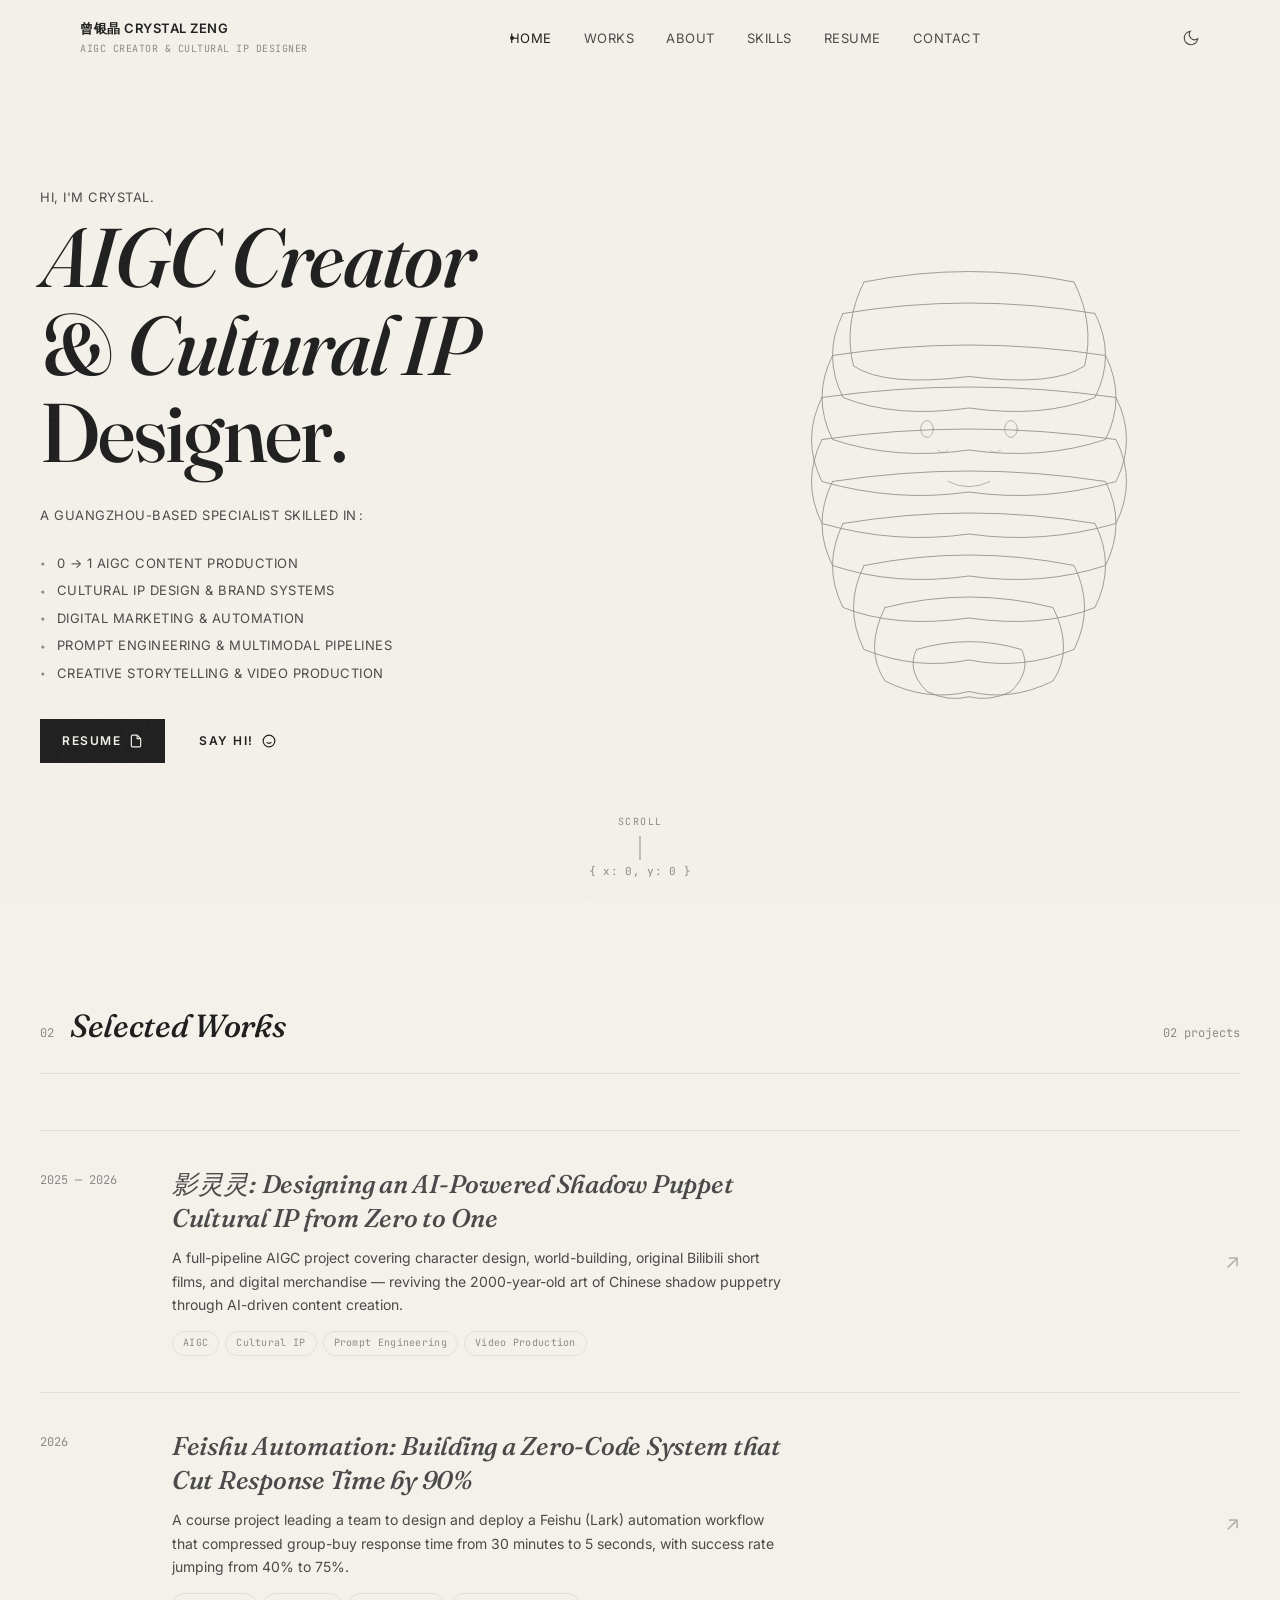
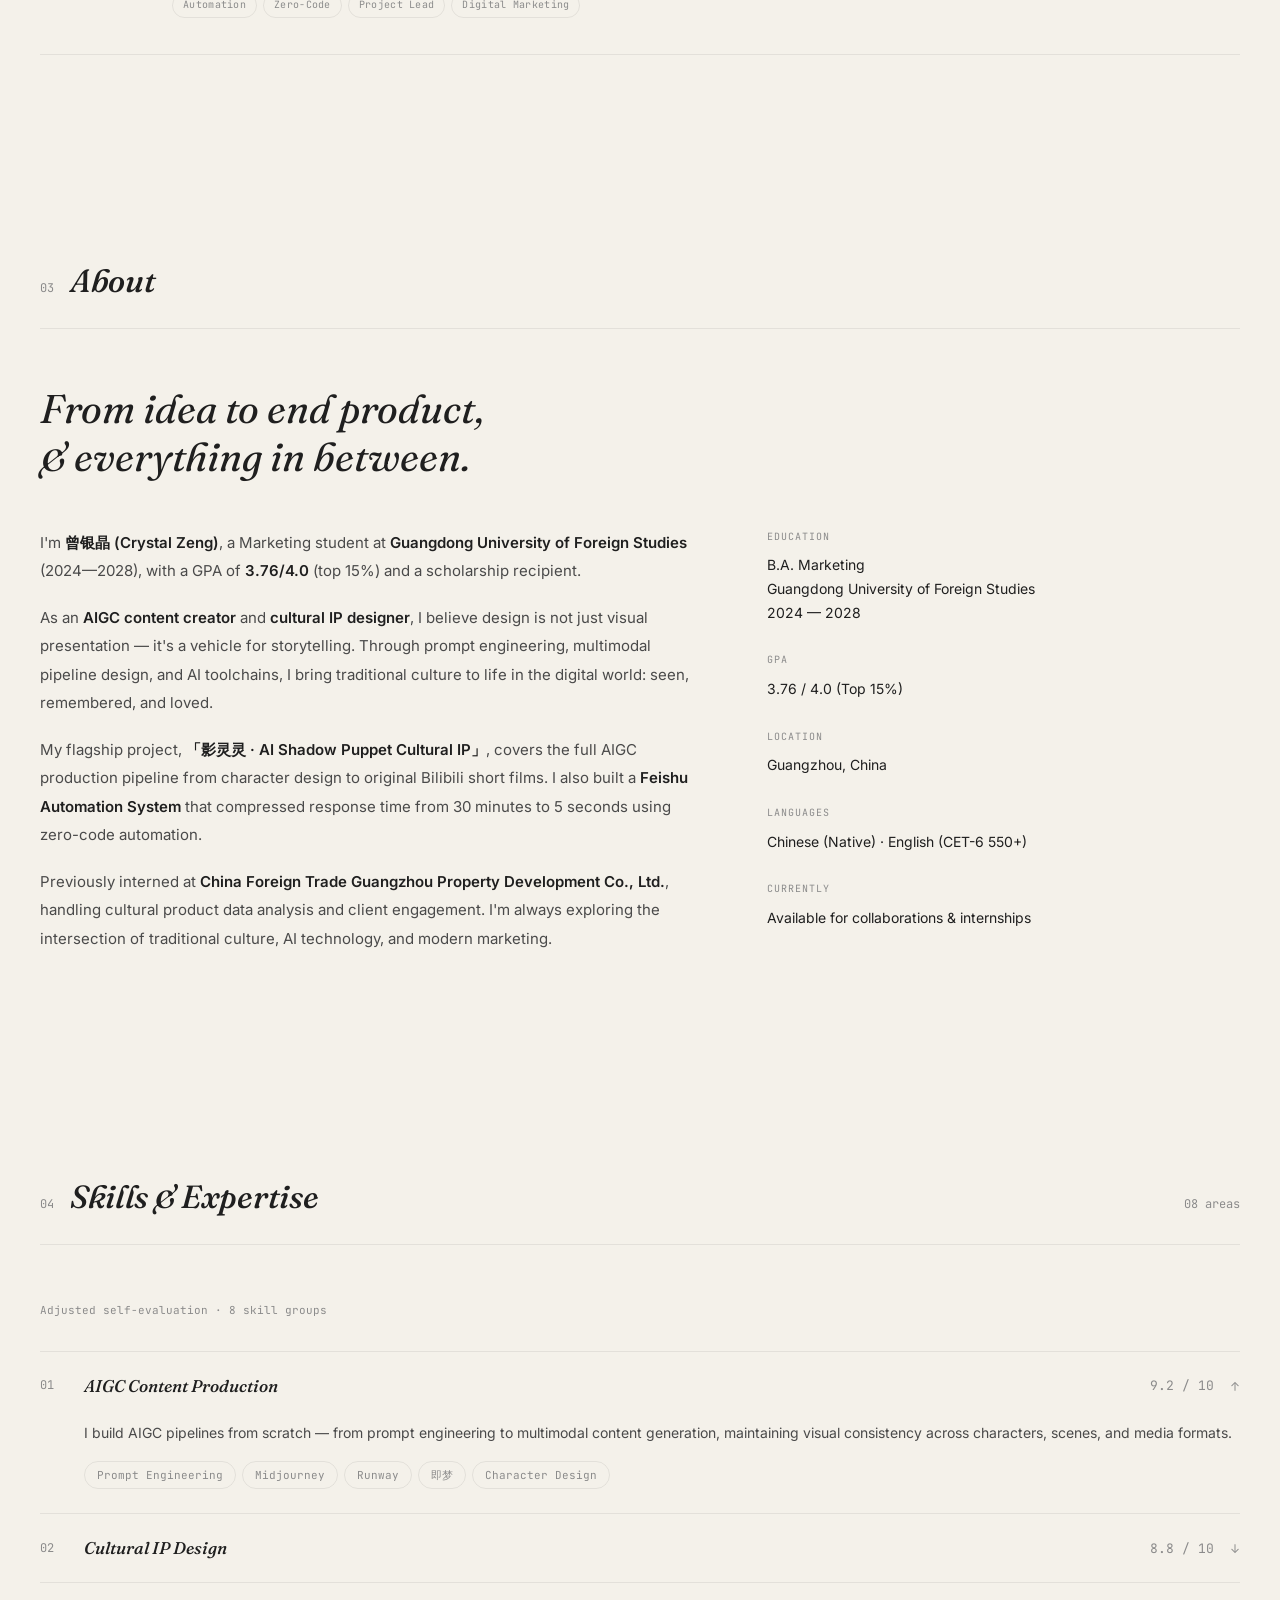
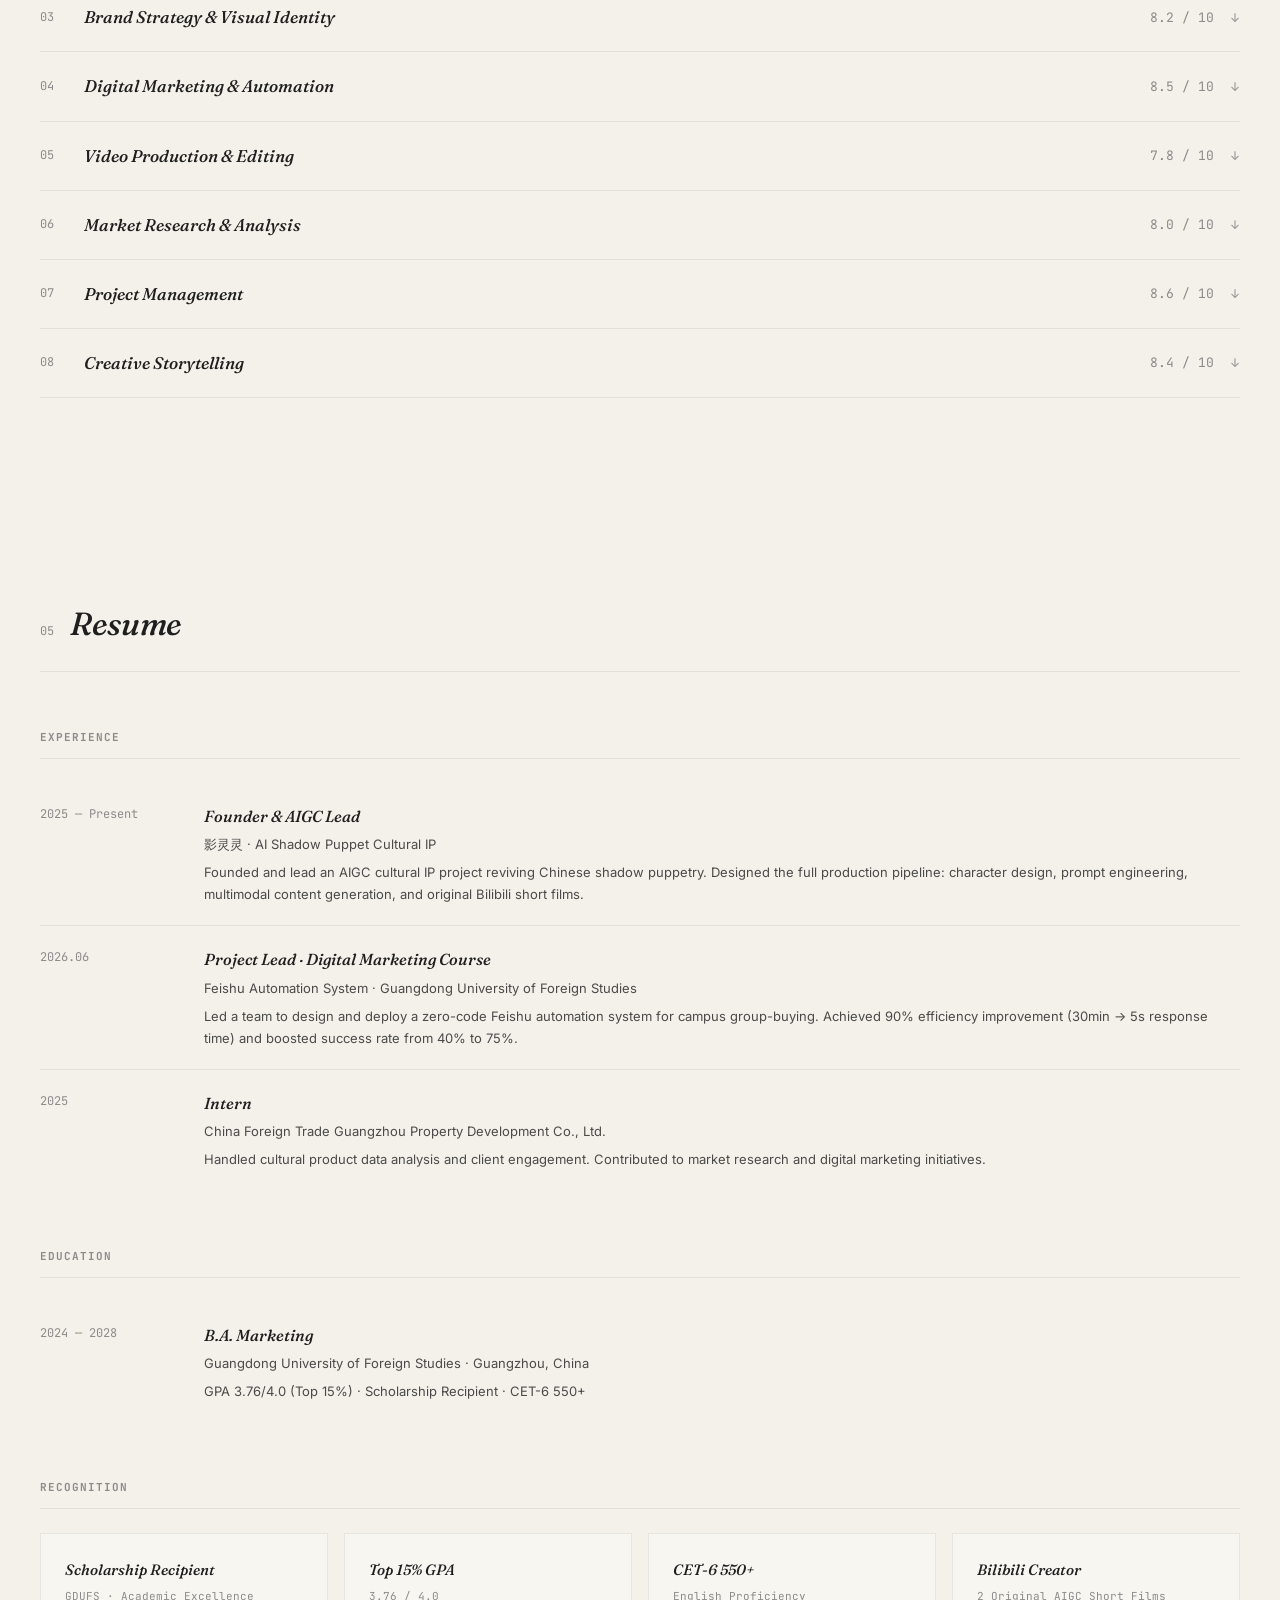
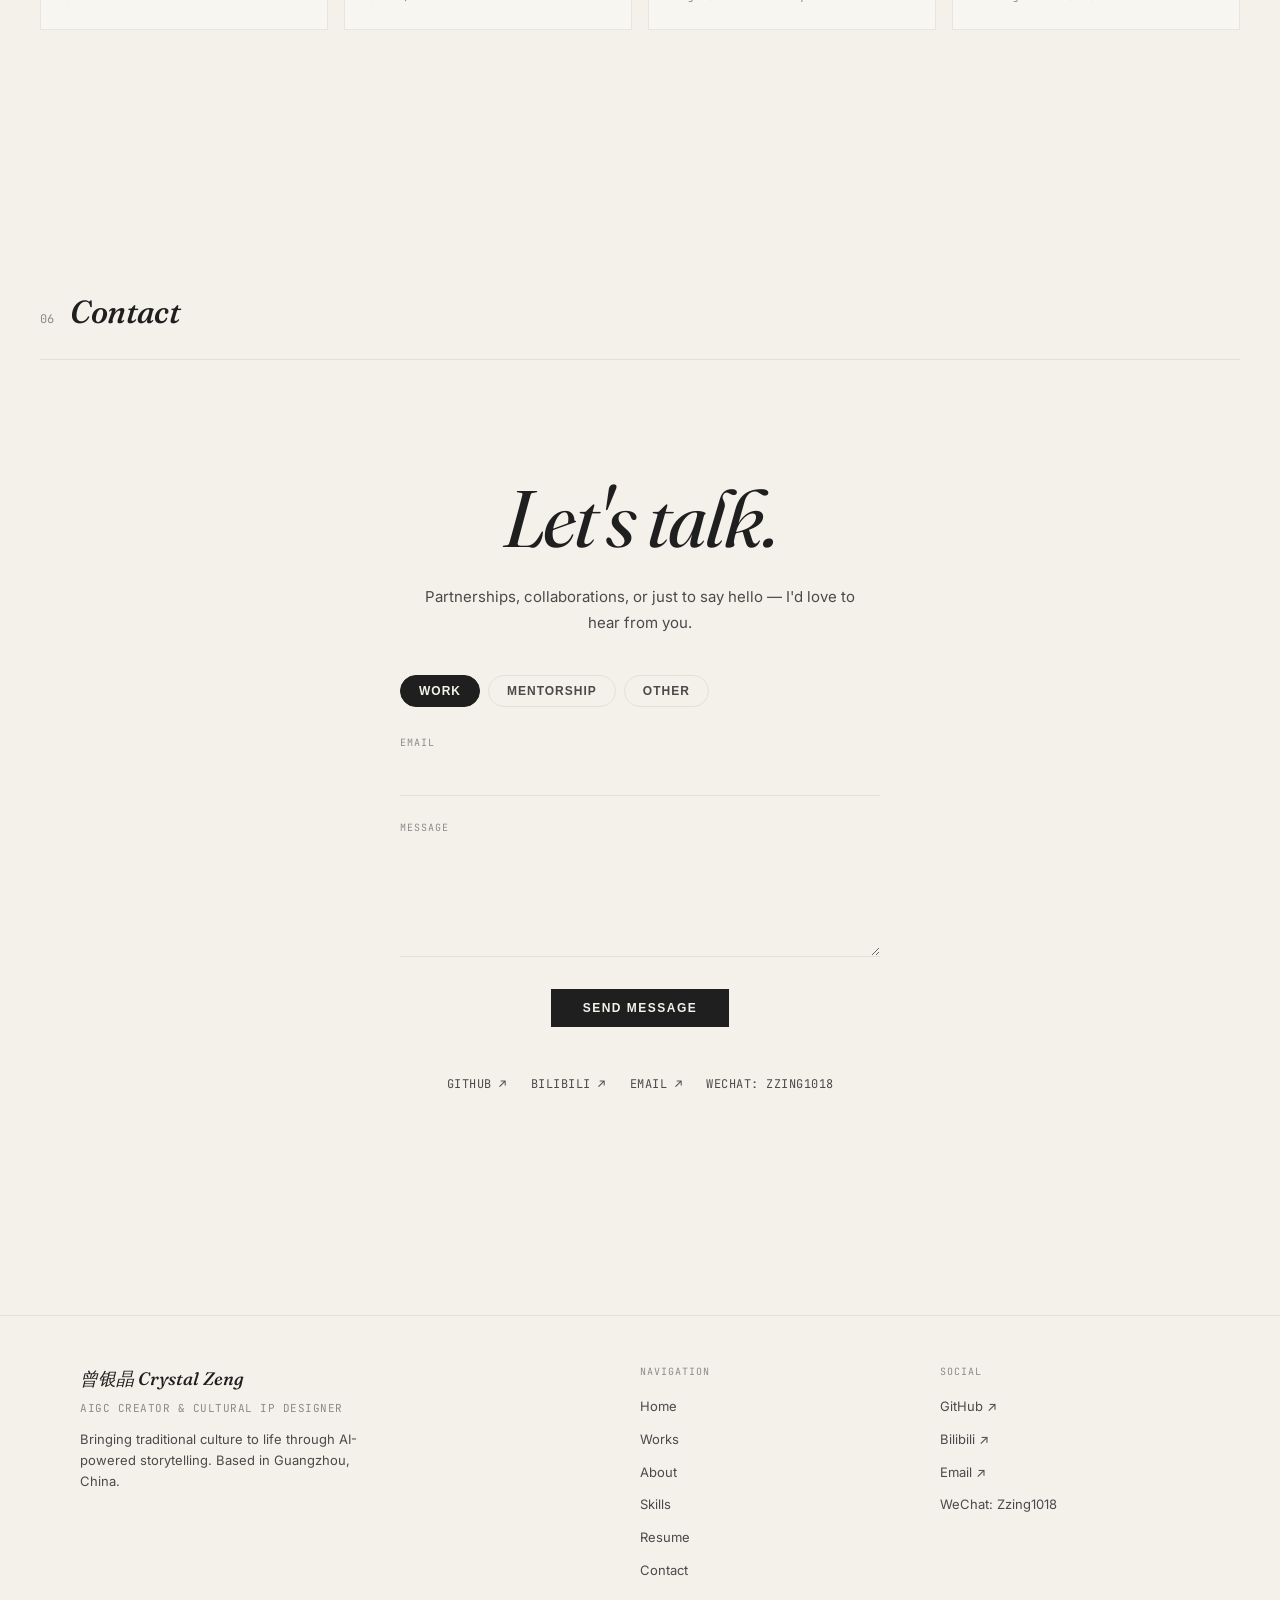
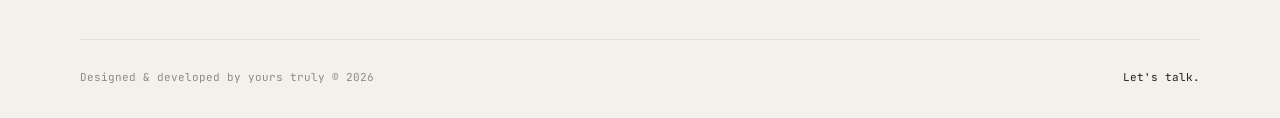
<file: crystal-final.html>
<!DOCTYPE html>
<html lang="zh-CN">
<head>
  <meta charset="UTF-8">
  <meta name="viewport" content="width=device-width, initial-scale=1.0">
  <meta http-equiv="Cache-Control" content="no-cache, no-store, must-revalidate">
  <meta http-equiv="Pragma" content="no-cache">
  <meta http-equiv="Expires" content="0">
  <title>曾银晶 — AIGC Creator & Cultural IP Designer</title>
  <meta name="description" content="曾银晶个人作品集 · AIGC创作者 · 文化IP设计师 · 广东外语外贸大学">
  <link rel="preconnect" href="https://fonts.googleapis.com">
  <link rel="preconnect" href="https://fonts.gstatic.com" crossorigin>
  <link href="https://fonts.googleapis.com/css2?family=Fraunces:ital,opsz,wght@0,9..144,300;0,9..144,400;0,9..144,500;0,9..144,600;0,9..144,700;1,9..144,300;1,9..144,400;1,9..144,500;1,9..144,600;1,9..144,700&family=Inter:wght@300;400;500;600;700&family=JetBrains+Mono:wght@400;500&display=swap" rel="stylesheet">
  <style>
    /* ========== RESET ========== */
    *, *::before, *::after { margin: 0; padding: 0; box-sizing: border-box; }

    /* ========== ROOT VARIABLES (Light Theme from screenshot) ========== */
    :root {
      --bg: #F4F1EA;
      --bg-secondary: #EBE7DD;
      --text: #1F1F1F;
      --text-secondary: #4A4A4A;
      --text-dim: #8B8B8B;
      --text-faint: #B5B0A6;
      --border: rgba(31, 31, 31, 0.08);
      --border-hover: rgba(31, 31, 31, 0.2);
      --accent: #1F1F1F;
      --serif: 'Fraunces', 'Times New Roman', serif;
      --sans: 'Inter', -apple-system, BlinkMacSystemFont, sans-serif;
      --mono: 'JetBrains Mono', 'Courier New', monospace;
      --ease: cubic-bezier(0.16, 1, 0.3, 1);
    }

    /* ========== BASE ========== */
    html { scroll-behavior: smooth; }
    body {
      font-family: var(--sans);
      background: var(--bg);
      color: var(--text);
      font-size: 15px;
      line-height: 1.65;
      overflow-x: hidden;
      -webkit-font-smoothing: antialiased;
      -moz-osx-font-smoothing: grayscale;
    }

    /* Subtle noise texture */
    body::after {
      content: "";
      position: fixed;
      top: 0; left: 0; right: 0; bottom: 0;
      background-image: url("data:image/svg+xml,%3Csvg viewBox='0 0 200 200' xmlns='http://www.w3.org/2000/svg'%3E%3Cfilter id='n'%3E%3CfeTurbulence type='fractalNoise' baseFrequency='0.85' numOctaves='3'/%3E%3C/filter%3E%3Crect width='100%25' height='100%25' filter='url(%23n)' opacity='0.03'/%3E%3C/svg%3E");
      pointer-events: none;
      z-index: 9998;
    }

    a { color: inherit; text-decoration: none; }
    img { max-width: 100%; display: block; }
    ::selection { background: var(--text); color: var(--bg); }
    ::-webkit-scrollbar { width: 6px; }
    ::-webkit-scrollbar-track { background: var(--bg); }
    ::-webkit-scrollbar-thumb { background: var(--text-faint); }
    ::-webkit-scrollbar-thumb:hover { background: var(--text-dim); }

    /* ========== MOUSE COORDINATE TRACKER ========== */
    .coord-tracker {
      position: fixed;
      bottom: 20px;
      left: 50%;
      transform: translateX(-50%);
      font-family: var(--mono);
      font-size: 11px;
      color: var(--text-dim);
      z-index: 100;
      pointer-events: none;
      letter-spacing: 0.3px;
    }
    @media (max-width: 768px) { .coord-tracker { display: none; } }

    /* ========== LAYOUT ========== */
    .container {
      max-width: 1200px;
      margin: 0 auto;
      padding: 0 40px;
    }
    @media (max-width: 768px) { .container { padding: 0 24px; } }

    /* ========== TOP NAVIGATION ========== */
    .nav-top {
      position: fixed;
      top: 0; left: 0; right: 0;
      z-index: 1000;
      padding: 18px 0;
      background: rgba(244, 241, 234, 0.85);
      backdrop-filter: blur(16px);
      -webkit-backdrop-filter: blur(16px);
    }
    .nav-top__inner {
      max-width: 1200px;
      margin: 0 auto;
      padding: 0 40px;
      display: flex;
      align-items: center;
      justify-content: space-between;
    }
    @media (max-width: 768px) { .nav-top__inner { padding: 0 24px; } }

    .nav-top__brand {
      display: flex;
      flex-direction: column;
      gap: 2px;
    }
    .nav-top__name {
      font-family: var(--sans);
      font-size: 13px;
      font-weight: 600;
      color: var(--text);
      letter-spacing: 0.5px;
      text-transform: uppercase;
    }
    .nav-top__role {
      font-family: var(--mono);
      font-size: 10px;
      color: var(--text-dim);
      letter-spacing: 0.5px;
      text-transform: uppercase;
    }

    .nav-top__list {
      display: flex;
      list-style: none;
      gap: 0;
      align-items: center;
    }
    .nav-top__link {
      padding: 6px 16px;
      font-family: var(--sans);
      font-size: 13px;
      color: var(--text-secondary);
      letter-spacing: 0.5px;
      text-transform: uppercase;
      transition: color 200ms ease;
      cursor: pointer;
      position: relative;
    }
    .nav-top__link:hover { color: var(--text); }
    .nav-top__link.active { color: var(--text); }
    .nav-top__link.active::before {
      content: "";
      position: absolute;
      left: 16px; top: 50%;
      width: 4px; height: 4px;
      background: var(--text);
      border-radius: 50%;
      transform: translateY(-50%);
    }

    .nav-top__icon {
      width: 18px;
      height: 18px;
      color: var(--text-secondary);
      cursor: pointer;
      transition: color 200ms ease;
    }
    .nav-top__icon:hover { color: var(--text); }

    .nav-top__toggle {
      display: none;
      background: transparent;
      border: none;
      cursor: pointer;
      padding: 6px;
    }
    .nav-top__toggle span {
      display: block;
      width: 20px;
      height: 1.5px;
      background: var(--text);
      margin: 4px 0;
      transition: all 300ms ease;
    }

    @media (max-width: 768px) {
      .nav-top__list {
        position: fixed;
        top: 56px; left: 0; right: 0;
        background: rgba(244, 241, 234, 0.98);
        backdrop-filter: blur(20px);
        flex-direction: column;
        padding: 16px 0;
        transform: translateY(-100%);
        opacity: 0;
        transition: all 300ms ease;
        border-bottom: 1px solid var(--border);
      }
      .nav-top__list.open { transform: translateY(0); opacity: 1; }
      .nav-top__link { padding: 14px 32px; font-size: 15px; }
      .nav-top__toggle { display: block; }
    }

    /* ========== HERO ========== */
    .hero {
      min-height: 100vh;
      display: grid;
      grid-template-columns: 1.1fr 1fr;
      align-items: center;
      gap: 60px;
      padding: 110px 0 60px;
      position: relative;
    }
    @media (max-width: 900px) {
      .hero { grid-template-columns: 1fr; gap: 40px; padding: 100px 0 40px; }
    }

    .hero__content { position: relative; z-index: 2; }

    .hero__title {
      font-family: var(--serif);
      font-style: italic;
      font-size: clamp(2.8rem, 7vw, 5.2rem);
      font-weight: 500;
      line-height: 1.05;
      letter-spacing: -0.02em;
      color: var(--text);
      margin-bottom: 28px;
    }
    .hero__title .no-italic {
      font-style: normal;
      font-weight: 500;
    }

    .hero__greeting {
      font-family: var(--sans);
      font-size: 13px;
      color: var(--text-secondary);
      letter-spacing: 0.5px;
      text-transform: uppercase;
      margin-bottom: 6px;
    }
    .hero__location {
      font-family: var(--sans);
      font-size: 13px;
      color: var(--text-secondary);
      letter-spacing: 0.5px;
      text-transform: uppercase;
      margin-bottom: 24px;
    }
    .hero__location::after {
      content: ":";
      margin-left: 2px;
    }

    .hero__skills {
      list-style: none;
      margin-bottom: 32px;
    }
    .hero__skills li {
      font-family: var(--sans);
      font-size: 13px;
      color: var(--text-secondary);
      text-transform: uppercase;
      letter-spacing: 0.5px;
      padding: 3px 0;
      display: flex;
      align-items: center;
      gap: 10px;
    }
    .hero__skills li::before {
      content: "•";
      color: var(--text-dim);
      font-size: 10px;
    }

    .hero__cta {
      display: flex;
      gap: 12px;
      flex-wrap: wrap;
      align-items: center;
    }

    .btn {
      display: inline-flex;
      align-items: center;
      gap: 8px;
      padding: 12px 22px;
      font-family: var(--sans);
      font-size: 12px;
      font-weight: 600;
      text-transform: uppercase;
      letter-spacing: 1.5px;
      transition: all 250ms ease;
      cursor: pointer;
      border: none;
    }
    .btn--primary {
      background: var(--text);
      color: var(--bg);
    }
    .btn--primary:hover {
      transform: translateY(-1px);
      box-shadow: 0 4px 16px rgba(31, 31, 31, 0.2);
    }
    .btn--ghost {
      background: transparent;
      color: var(--text);
    }
    .btn--ghost:hover { opacity: 0.7; }
    .btn svg { width: 14px; height: 14px; }

    .hero__visual {
      position: relative;
      display: flex;
      justify-content: center;
      align-items: center;
      min-height: 480px;
    }
    @media (max-width: 900px) { .hero__visual { min-height: 320px; } }

    /* SVG portrait illustration (placeholder) */
    .hero__portrait {
      width: 100%;
      max-width: 420px;
      aspect-ratio: 1/1.2;
      position: relative;
    }
    .hero__portrait svg { width: 100%; height: 100%; }

    /* Hero scroll indicator */
    .hero__scroll {
      position: absolute;
      bottom: 40px;
      left: 50%;
      transform: translateX(-50%);
      font-family: var(--mono);
      font-size: 10px;
      color: var(--text-dim);
      letter-spacing: 1.5px;
      text-transform: uppercase;
      display: flex;
      flex-direction: column;
      align-items: center;
      gap: 6px;
    }
    .hero__scroll-line {
      width: 1px;
      height: 24px;
      background: var(--text-dim);
      animation: scrollPulse 2s ease-in-out infinite;
      transform-origin: top;
    }
    @keyframes scrollPulse {
      0% { transform: scaleY(0); transform-origin: top; }
      50% { transform: scaleY(1); transform-origin: top; }
      51% { transform: scaleY(1); transform-origin: bottom; }
      100% { transform: scaleY(0); transform-origin: bottom; }
    }

    /* ========== SECTION COMMON ========== */
    .section {
      padding: 100px 0;
      position: relative;
    }
    @media (max-width: 768px) { .section { padding: 64px 0; } }

    .section__header {
      display: flex;
      align-items: baseline;
      gap: 16px;
      margin-bottom: 56px;
      padding-bottom: 20px;
      border-bottom: 1px solid var(--border);
    }
    .section__num {
      font-family: var(--mono);
      font-size: 12px;
      color: var(--text-dim);
    }
    .section__title {
      font-family: var(--serif);
      font-style: italic;
      font-size: clamp(1.5rem, 3vw, 2rem);
      font-weight: 500;
      letter-spacing: -0.01em;
    }
    .section__meta {
      margin-left: auto;
      font-family: var(--mono);
      font-size: 12px;
      color: var(--text-dim);
    }

    /* ========== WORKS ========== */
    .works__list { display: flex; flex-direction: column; }

    .work-item {
      display: grid;
      grid-template-columns: 100px 1fr 32px;
      gap: 32px;
      align-items: start;
      padding: 36px 0;
      border-bottom: 1px solid var(--border);
      text-decoration: none;
      color: inherit;
      transition: all 350ms ease;
      position: relative;
      cursor: pointer;
    }
    .work-item:first-child { border-top: 1px solid var(--border); }
    .work-item::before {
      content: "";
      position: absolute;
      left: 0; right: 0; top: 0;
      height: 1px;
      background: var(--text);
      transform: scaleX(0);
      transform-origin: left;
      transition: transform 400ms ease;
    }
    .work-item:hover::before { transform: scaleX(1); }
    .work-item:hover .work-item__title { color: var(--text); }
    .work-item:hover .work-item__arrow { transform: translate(4px, -4px); opacity: 1; }

    .work-item__year {
      font-family: var(--mono);
      font-size: 12px;
      color: var(--text-dim);
      padding-top: 4px;
    }

    .work-item__body { max-width: 620px; }
    .work-item__title {
      font-family: var(--serif);
      font-style: italic;
      font-size: clamp(1.15rem, 2.3vw, 1.6rem);
      font-weight: 500;
      line-height: 1.35;
      letter-spacing: -0.01em;
      margin-bottom: 10px;
      color: var(--text-secondary);
      transition: color 300ms ease;
    }
    .work-item__desc {
      font-size: 14px;
      color: var(--text-secondary);
      line-height: 1.7;
      margin-bottom: 14px;
    }
    .work-item__tags {
      display: flex;
      flex-wrap: wrap;
      gap: 6px;
    }
    .work-item__tag {
      font-family: var(--mono);
      font-size: 10px;
      color: var(--text-dim);
      padding: 3px 10px;
      border: 1px solid var(--border);
      border-radius: 100px;
      letter-spacing: 0.3px;
    }

    .work-item__arrow {
      font-size: 20px;
      color: var(--text);
      opacity: 0.3;
      transition: all 300ms ease;
      align-self: center;
      text-align: right;
    }

    @media (max-width: 768px) {
      .work-item { grid-template-columns: 1fr; gap: 8px; }
      .work-item__arrow { display: none; }
    }

    /* ========== ABOUT ========== */
    .about__slogan {
      font-family: var(--serif);
      font-style: italic;
      font-size: clamp(1.5rem, 4vw, 2.5rem);
      font-weight: 400;
      line-height: 1.2;
      margin-bottom: 48px;
      max-width: 700px;
      color: var(--text);
    }

    .about__grid {
      display: grid;
      grid-template-columns: 1.4fr 1fr;
      gap: 64px;
      align-items: start;
    }
    @media (max-width: 768px) {
      .about__grid { grid-template-columns: 1fr; gap: 32px; }
    }

    .about__text p {
      font-size: 15px;
      color: var(--text-secondary);
      line-height: 1.9;
      margin-bottom: 18px;
    }
    .about__text strong {
      color: var(--text);
      font-weight: 600;
    }

    .about__info {
      display: flex;
      flex-direction: column;
      gap: 28px;
    }
    .info-block__label {
      font-family: var(--mono);
      font-size: 10px;
      color: var(--text-dim);
      text-transform: uppercase;
      letter-spacing: 1px;
      margin-bottom: 8px;
    }
    .info-block__value {
      font-size: 14px;
      color: var(--text);
      line-height: 1.7;
    }

    /* ========== SKILLS (ACCORDION) ========== */
    .skills__note {
      font-family: var(--mono);
      font-size: 11px;
      color: var(--text-dim);
      margin-bottom: 32px;
    }

    .skill-accordion {
      display: flex;
      flex-direction: column;
      border-top: 1px solid var(--border);
    }

    .skill-item { border-bottom: 1px solid var(--border); }
    .skill-item:hover { background: rgba(31, 31, 31, 0.015); }

    .skill-item__header {
      display: flex;
      align-items: center;
      gap: 16px;
      padding: 20px 0;
      cursor: pointer;
      user-select: none;
    }

    .skill-item__num {
      font-family: var(--mono);
      font-size: 12px;
      color: var(--text-dim);
      min-width: 28px;
    }

    .skill-item__name {
      font-family: var(--serif);
      font-style: italic;
      font-size: 17px;
      font-weight: 500;
      color: var(--text);
      flex: 1;
      transition: color 200ms ease;
    }

    .skill-item__grade {
      font-family: var(--mono);
      font-size: 13px;
      color: var(--text-dim);
    }

    .skill-item__arrow {
      font-size: 12px;
      color: var(--text-dim);
      transition: transform 300ms ease;
    }
    .skill-item.open .skill-item__arrow { transform: rotate(180deg); }

    .skill-item__body {
      max-height: 0;
      overflow: hidden;
      transition: max-height 400ms ease;
    }
    .skill-item.open .skill-item__body { max-height: 500px; }

    .skill-item__content { padding: 0 0 24px 44px; }
    .skill-item__desc {
      font-size: 14px;
      color: var(--text-secondary);
      line-height: 1.8;
      margin-bottom: 16px;
    }
    .skill-item__keywords {
      display: flex;
      flex-wrap: wrap;
      gap: 6px;
    }
    .skill-item__keyword {
      font-family: var(--mono);
      font-size: 11px;
      color: var(--text-dim);
      padding: 4px 12px;
      border: 1px solid var(--border);
      border-radius: 100px;
    }

    /* ========== RESUME ========== */
    .resume__section { margin-bottom: 56px; }
    .resume__section-title {
      font-family: var(--mono);
      font-size: 11px;
      color: var(--text-dim);
      text-transform: uppercase;
      letter-spacing: 1px;
      margin-bottom: 24px;
      padding-bottom: 12px;
      border-bottom: 1px solid var(--border);
    }

    .resume__entry {
      display: grid;
      grid-template-columns: 140px 1fr;
      gap: 24px;
      padding: 20px 0;
      border-bottom: 1px solid var(--border);
    }
    .resume__entry:last-child { border-bottom: none; }

    .resume__date {
      font-family: var(--mono);
      font-size: 12px;
      color: var(--text-dim);
      padding-top: 2px;
    }

    .resume__detail h4 {
      font-family: var(--serif);
      font-style: italic;
      font-size: 16px;
      font-weight: 500;
      margin-bottom: 4px;
    }
    .resume__detail .resume__org {
      font-size: 13px;
      color: var(--text-secondary);
      margin-bottom: 6px;
    }
    .resume__detail p {
      font-size: 13px;
      color: var(--text-secondary);
      line-height: 1.7;
    }

    @media (max-width: 640px) {
      .resume__entry { grid-template-columns: 1fr; gap: 4px; }
    }

    /* ========== AWARDS ========== */
    .awards {
      display: grid;
      grid-template-columns: repeat(auto-fit, minmax(200px, 1fr));
      gap: 16px;
    }
    .award-card {
      border: 1px solid var(--border);
      padding: 24px;
      transition: all 250ms ease;
      background: rgba(255,255,255,0.3);
    }
    .award-card:hover {
      border-color: var(--border-hover);
      background: rgba(255,255,255,0.5);
    }
    .award-card__title {
      font-family: var(--serif);
      font-style: italic;
      font-size: 15px;
      font-weight: 500;
      margin-bottom: 4px;
    }
    .award-card__source {
      font-family: var(--mono);
      font-size: 11px;
      color: var(--text-dim);
    }

    /* ========== CONTACT ========== */
    .contact__inner { text-align: center; padding: 60px 0; }

    .contact__title {
      font-family: var(--serif);
      font-style: italic;
      font-size: clamp(2.5rem, 7vw, 5rem);
      font-weight: 400;
      letter-spacing: -0.02em;
      line-height: 1.05;
      margin-bottom: 24px;
    }

    .contact__desc {
      font-size: 15px;
      color: var(--text-secondary);
      max-width: 440px;
      margin: 0 auto 40px;
      line-height: 1.7;
    }

    .contact__form {
      max-width: 480px;
      margin: 0 auto 48px;
      text-align: left;
    }

    .contact__options {
      display: flex;
      gap: 8px;
      margin-bottom: 28px;
      flex-wrap: wrap;
    }
    .contact__option {
      padding: 8px 18px;
      font-size: 12px;
      font-weight: 600;
      text-transform: uppercase;
      letter-spacing: 1px;
      color: var(--text-secondary);
      border: 1px solid var(--border);
      border-radius: 100px;
      cursor: pointer;
      transition: all 200ms ease;
      background: transparent;
    }
    .contact__option:hover { color: var(--text); border-color: var(--border-hover); }
    .contact__option.selected {
      color: var(--bg);
      background: var(--text);
      border-color: var(--text);
    }

    .contact__field { position: relative; margin-bottom: 24px; }
    .contact__label {
      font-family: var(--mono);
      font-size: 10px;
      color: var(--text-dim);
      text-transform: uppercase;
      letter-spacing: 1px;
      display: block;
      margin-bottom: 8px;
    }
    .contact__input,
    .contact__textarea {
      width: 100%;
      background: transparent;
      border: none;
      border-bottom: 1px solid var(--border);
      color: var(--text);
      font-family: var(--sans);
      font-size: 15px;
      padding: 8px 0;
      outline: none;
      transition: border-color 250ms ease;
    }
    .contact__input:focus,
    .contact__textarea:focus { border-color: var(--text); }
    .contact__textarea {
      resize: vertical;
      min-height: 80px;
      line-height: 1.6;
    }

    .contact__submit {
      display: block;
      margin: 0 auto;
      padding: 12px 32px;
      font-size: 12px;
      font-weight: 600;
      text-transform: uppercase;
      letter-spacing: 1.5px;
      color: var(--bg);
      background: var(--text);
      border: none;
      cursor: pointer;
      transition: all 250ms ease;
    }
    .contact__submit:hover {
      transform: translateY(-1px);
      box-shadow: 0 4px 16px rgba(31, 31, 31, 0.2);
    }

    .contact__socials {
      display: flex;
      justify-content: center;
      gap: 24px;
      flex-wrap: wrap;
    }
    .contact__social {
      font-family: var(--mono);
      font-size: 12px;
      color: var(--text-secondary);
      text-transform: uppercase;
      letter-spacing: 0.5px;
      transition: color 200ms ease;
      display: inline-flex;
      align-items: center;
      gap: 4px;
    }
    .contact__social:hover { color: var(--text); }

    /* ========== FOOTER ========== */
    .footer {
      border-top: 1px solid var(--border);
      padding: 48px 0 32px;
      margin-top: 60px;
    }

    .footer__grid {
      display: grid;
      grid-template-columns: 2fr 1fr 1fr;
      gap: 40px;
      margin-bottom: 48px;
    }
    @media (max-width: 768px) {
      .footer__grid { grid-template-columns: 1fr 1fr; gap: 28px; }
    }
    @media (max-width: 480px) {
      .footer__grid { grid-template-columns: 1fr; }
    }

    .footer__brand-name {
      font-family: var(--serif);
      font-style: italic;
      font-size: 18px;
      font-weight: 500;
      margin-bottom: 6px;
    }
    .footer__brand-role {
      font-family: var(--mono);
      font-size: 11px;
      color: var(--text-dim);
      text-transform: uppercase;
      letter-spacing: 0.5px;
      margin-bottom: 12px;
    }
    .footer__brand-tagline {
      font-size: 13px;
      color: var(--text-secondary);
      max-width: 280px;
      line-height: 1.6;
    }

    .footer__col-title {
      font-family: var(--mono);
      font-size: 10px;
      color: var(--text-dim);
      text-transform: uppercase;
      letter-spacing: 1px;
      margin-bottom: 14px;
    }
    .footer__col-list { list-style: none; }
    .footer__col-list li { margin-bottom: 8px; }
    .footer__col-list a {
      font-family: var(--sans);
      font-size: 13px;
      color: var(--text-secondary);
      transition: color 200ms ease;
    }
    .footer__col-list a:hover { color: var(--text); }

    .footer__bottom {
      display: flex;
      justify-content: space-between;
      align-items: center;
      padding-top: 28px;
      border-top: 1px solid var(--border);
      font-family: var(--mono);
      font-size: 11px;
      color: var(--text-dim);
    }
    .footer__bottom a {
      color: var(--text);
      transition: opacity 200ms ease;
    }
    .footer__bottom a:hover { opacity: 0.7; }
    @media (max-width: 640px) {
      .footer__bottom { flex-direction: column; gap: 8px; text-align: center; }
    }

    /* ========== REVEAL ========== */
    .reveal {
      opacity: 0;
      transform: translateY(20px);
      transition: opacity 0.7s var(--ease), transform 0.7s var(--ease);
    }
    .reveal.visible {
      opacity: 1;
      transform: translateY(0);
    }
    .reveal-d1 { transition-delay: 0.08s; }
    .reveal-d2 { transition-delay: 0.16s; }

    /* ========== TOAST ========== */
    .toast {
      position: fixed;
      bottom: 28px;
      left: 50%;
      transform: translateX(-50%) translateY(16px);
      background: var(--text);
      color: var(--bg);
      padding: 10px 24px;
      border-radius: 100px;
      font-size: 13px;
      font-weight: 500;
      opacity: 0;
      transition: all 0.35s var(--ease);
      z-index: 9999;
      pointer-events: none;
    }
    .toast.show {
      opacity: 1;
      transform: translateX(-50%) translateY(0);
    }

    .honeypot {
      position: absolute;
      left: -9999px;
      opacity: 0;
      pointer-events: none;
    }

    /* ========== SCROLL PROGRESS BAR ========== */
    .scroll-progress {
      position: fixed;
      top: 0; left: 0; right: 0;
      height: 2px;
      background: var(--text);
      transform-origin: left;
      transform: scaleX(0);
      z-index: 2000;
      transition: transform 100ms linear;
    }

    /* ========== DARK THEME VARIABLES ========== */
    :root.dark {
      --bg: #0A0A0A;
      --bg-secondary: #141414;
      --text: #F4F1EA;
      --text-secondary: #B5B0A6;
      --text-dim: #6B6862;
      --text-faint: #3A3833;
      --border: rgba(244, 241, 234, 0.10);
      --border-hover: rgba(244, 241, 234, 0.25);
      --accent: #F4F1EA;
    }
    :root.dark .skill-item:hover { background: rgba(244, 241, 234, 0.025); }
    :root.dark body::after { opacity: 0.5; }
  </style>
</head>
<body>

  <div class="scroll-progress" id="scrollProgress"></div>
  <!-- ========== MOUSE COORDINATE TRACKER ========== -->
  <div class="coord-tracker" id="coordTracker">{ x: 0, y: 0 }</div>

  <!-- ========== TOP NAVIGATION ========== -->
  <nav class="nav-top">
    <div class="nav-top__inner">
      <a href="#home" class="nav-top__brand">
        <span class="nav-top__name">曾银晶 Crystal Zeng</span>
        <span class="nav-top__role">AIGC Creator & Cultural IP Designer</span>
      </a>
      <button class="nav-top__toggle" id="navToggle" onclick="toggleNav()">
        <span></span><span></span><span></span>
      </button>
      <ul class="nav-top__list" id="navList">
        <li><a href="#home" class="nav-top__link">Home</a></li>
        <li><a href="#works" class="nav-top__link">Works</a></li>
        <li><a href="#about" class="nav-top__link">About</a></li>
        <li><a href="#skills" class="nav-top__link">Skills</a></li>
        <li><a href="#resume" class="nav-top__link">Resume</a></li>
        <li><a href="#contact" class="nav-top__link">Contact</a></li>
      </ul>
      <svg class="nav-top__icon" viewBox="0 0 24 24" fill="none" stroke="currentColor" stroke-width="1.5" onclick="toggleTheme()">
        <path d="M21 12.79A9 9 0 1 1 11.21 3 7 7 0 0 0 21 12.79z"/>
      </svg>
    </div>
  </nav>

  <!-- ========== HERO (01 Home) ========== -->
  <section class="hero container" id="home">
    <div class="hero__content">
      <p class="hero__greeting">Hi, I'm Crystal.</p>
      <h1 class="hero__title">
        AIGC Creator<br>
        <span class="no-italic">&amp;</span> Cultural IP<br>
        <span class="no-italic">Designer.</span>
      </h1>
      <p class="hero__location">A Guangzhou-based specialist skilled in</p>
      <ul class="hero__skills">
        <li>0 → 1 AIGC content production</li>
        <li>Cultural IP design &amp; brand systems</li>
        <li>Digital marketing &amp; automation</li>
        <li>Prompt engineering &amp; multimodal pipelines</li>
        <li>Creative storytelling &amp; video production</li>
      </ul>
      <div class="hero__cta">
        <a href="yingling-project.html" class="btn btn--primary">
          Resume
          <svg viewBox="0 0 24 24" fill="none" stroke="currentColor" stroke-width="2"><path d="M14 2H6a2 2 0 0 0-2 2v16a2 2 0 0 0 2 2h12a2 2 0 0 0 2-2V8z"/><polyline points="14 2 14 8 20 8"/></svg>
        </a>
        <a href="#contact" class="btn btn--ghost">
          Say hi!
          <svg viewBox="0 0 24 24" fill="none" stroke="currentColor" stroke-width="2"><circle cx="12" cy="12" r="10"/><path d="M8 14s1.5 2 4 2 4-2 4-2"/><line x1="9" y1="9" x2="9.01" y2="9"/><line x1="15" y1="9" x2="15.01" y2="9"/></svg>
        </a>
      </div>
    </div>

    <div class="hero__visual">
      <div class="hero__portrait">
        <svg viewBox="0 0 400 480" xmlns="http://www.w3.org/2000/svg" fill="none" stroke="#4A4A4A" stroke-width="0.8" opacity="0.6">
          <!-- Topographic portrait lines -->
          <g stroke-linecap="round" stroke-linejoin="round">
            <path d="M 100 60 Q 200 40 300 60 Q 320 100 310 140 Q 280 160 200 150 Q 120 160 90 140 Q 80 100 100 60"/>
            <path d="M 80 90 Q 200 70 320 90 Q 340 130 320 170 Q 270 190 200 180 Q 130 190 80 170 Q 60 130 80 90"/>
            <path d="M 70 130 Q 200 110 330 130 Q 350 170 330 210 Q 270 230 200 220 Q 130 230 70 210 Q 50 170 70 130"/>
            <path d="M 60 170 Q 200 150 340 170 Q 360 210 340 250 Q 270 270 200 260 Q 130 270 60 250 Q 40 210 60 170"/>
            <path d="M 60 210 Q 200 190 340 210 Q 360 250 340 290 Q 270 310 200 300 Q 130 310 60 290 Q 40 250 60 210"/>
            <path d="M 70 250 Q 200 230 330 250 Q 350 290 330 330 Q 270 350 200 340 Q 130 350 70 330 Q 50 290 70 250"/>
            <path d="M 80 290 Q 200 270 320 290 Q 340 330 320 370 Q 270 390 200 380 Q 130 390 80 370 Q 60 330 80 290"/>
            <path d="M 100 330 Q 200 310 300 330 Q 320 370 300 410 Q 250 430 200 420 Q 150 430 100 410 Q 80 370 100 330"/>
            <path d="M 120 370 Q 200 350 280 370 Q 300 410 280 440 Q 240 460 200 450 Q 160 460 120 440 Q 100 410 120 370"/>
            <path d="M 150 410 Q 200 395 250 410 Q 260 430 240 450 Q 220 460 200 455 Q 180 460 160 450 Q 140 430 150 410"/>

            <!-- Face details (subtle) -->
            <ellipse cx="160" cy="200" rx="6" ry="8" fill="none" stroke-width="0.6"/>
            <ellipse cx="240" cy="200" rx="6" ry="8" fill="none" stroke-width="0.6"/>
            <path d="M 180 250 Q 200 260 220 250" stroke-width="0.6"/>
            <path d="M 170 220 Q 175 225 180 220 M 220 220 Q 225 225 230 220" stroke-width="0.4"/>
          </g>
        </svg>
      </div>
    </div>

    <div class="hero__scroll">
      <span>Scroll</span>
      <div class="hero__scroll-line"></div>
    </div>
  </section>

  <!-- ========== WORKS (02) ========== -->
  <section class="section container" id="works">
    <div class="section__header reveal">
      <span class="section__num">02</span>
      <h2 class="section__title">Selected Works</h2>
      <span class="section__meta">02 projects</span>
    </div>

    <div class="works__list">
      <a href="yingling-project.html" class="work-item reveal">
        <div class="work-item__year">2025 — 2026</div>
        <div class="work-item__body">
          <h3 class="work-item__title">
            影灵灵: Designing an AI-Powered Shadow Puppet Cultural IP from Zero to One
          </h3>
          <p class="work-item__desc">
            A full-pipeline AIGC project covering character design, world-building, original
            Bilibili short films, and digital merchandise — reviving the 2000-year-old art of
            Chinese shadow puppetry through AI-driven content creation.
          </p>
          <div class="work-item__tags">
            <span class="work-item__tag">AIGC</span>
            <span class="work-item__tag">Cultural IP</span>
            <span class="work-item__tag">Prompt Engineering</span>
            <span class="work-item__tag">Video Production</span>
          </div>
        </div>
        <div class="work-item__arrow">↗</div>
      </a>

      <a href="feishu-project.html" class="work-item reveal reveal-d1">
        <div class="work-item__year">2026</div>
        <div class="work-item__body">
          <h3 class="work-item__title">
            Feishu Automation: Building a Zero-Code System that Cut Response Time by 90%
          </h3>
          <p class="work-item__desc">
            A course project leading a team to design and deploy a Feishu (Lark) automation
            workflow that compressed group-buy response time from 30 minutes to 5 seconds,
            with success rate jumping from 40% to 75%.
          </p>
          <div class="work-item__tags">
            <span class="work-item__tag">Automation</span>
            <span class="work-item__tag">Zero-Code</span>
            <span class="work-item__tag">Project Lead</span>
            <span class="work-item__tag">Digital Marketing</span>
          </div>
        </div>
        <div class="work-item__arrow">↗</div>
      </a>
    </div>
  </section>

  <!-- ========== ABOUT (03) ========== -->
  <section class="section container" id="about">
    <div class="section__header reveal">
      <span class="section__num">03</span>
      <h2 class="section__title">About</h2>
    </div>

    <h3 class="about__slogan reveal">
      From idea to end product,<br>&amp; everything in between.
    </h3>

    <div class="about__grid">
      <div class="about__text reveal">
        <p>
          I'm <strong>曾银晶 (Crystal Zeng)</strong>, a Marketing student at
          <strong>Guangdong University of Foreign Studies</strong> (2024—2028), with a GPA of
          <strong>3.76/4.0</strong> (top 15%) and a scholarship recipient.
        </p>
        <p>
          As an <strong>AIGC content creator</strong> and <strong>cultural IP designer</strong>,
          I believe design is not just visual presentation — it's a vehicle for storytelling.
          Through prompt engineering, multimodal pipeline design, and AI toolchains, I bring
          traditional culture to life in the digital world: seen, remembered, and loved.
        </p>
        <p>
          My flagship project, <strong>「影灵灵 · AI Shadow Puppet Cultural IP」</strong>, covers
          the full AIGC production pipeline from character design to original Bilibili short films.
          I also built a <strong>Feishu Automation System</strong> that compressed response time
          from 30 minutes to 5 seconds using zero-code automation.
        </p>
        <p>
          Previously interned at <strong>China Foreign Trade Guangzhou Property Development Co., Ltd.</strong>,
          handling cultural product data analysis and client engagement. I'm always exploring the
          intersection of traditional culture, AI technology, and modern marketing.
        </p>
      </div>

      <div class="about__info reveal reveal-d1">
        <div class="info-block">
          <div class="info-block__label">Education</div>
          <div class="info-block__value">
            B.A. Marketing<br>
            Guangdong University of Foreign Studies<br>
            2024 — 2028
          </div>
        </div>
        <div class="info-block">
          <div class="info-block__label">GPA</div>
          <div class="info-block__value">3.76 / 4.0 (Top 15%)</div>
        </div>
        <div class="info-block">
          <div class="info-block__label">Location</div>
          <div class="info-block__value">Guangzhou, China</div>
        </div>
        <div class="info-block">
          <div class="info-block__label">Languages</div>
          <div class="info-block__value">Chinese (Native) · English (CET-6 550+)</div>
        </div>
        <div class="info-block">
          <div class="info-block__label">Currently</div>
          <div class="info-block__value">Available for collaborations &amp; internships</div>
        </div>
      </div>
    </div>
  </section>

  <!-- ========== SKILLS (04) ========== -->
  <section class="section container" id="skills">
    <div class="section__header reveal">
      <span class="section__num">04</span>
      <h2 class="section__title">Skills &amp; Expertise</h2>
      <span class="section__meta">08 areas</span>
    </div>

    <p class="skills__note reveal">Adjusted self-evaluation · 8 skill groups</p>

    <div class="skill-accordion reveal">
      <div class="skill-item open">
        <div class="skill-item__header">
          <span class="skill-item__num">01</span>
          <span class="skill-item__name">AIGC Content Production</span>
          <span class="skill-item__grade">9.2 / 10</span>
          <span class="skill-item__arrow">↓</span>
        </div>
        <div class="skill-item__body">
          <div class="skill-item__content">
            <p class="skill-item__desc">
              I build AIGC pipelines from scratch — from prompt engineering to multimodal content
              generation, maintaining visual consistency across characters, scenes, and media formats.
            </p>
            <div class="skill-item__keywords">
              <span class="skill-item__keyword">Prompt Engineering</span>
              <span class="skill-item__keyword">Midjourney</span>
              <span class="skill-item__keyword">Runway</span>
              <span class="skill-item__keyword">即梦</span>
              <span class="skill-item__keyword">Character Design</span>
            </div>
          </div>
        </div>
      </div>

      <div class="skill-item">
        <div class="skill-item__header">
          <span class="skill-item__num">02</span>
          <span class="skill-item__name">Cultural IP Design</span>
          <span class="skill-item__grade">8.8 / 10</span>
          <span class="skill-item__arrow">↓</span>
        </div>
        <div class="skill-item__body">
          <div class="skill-item__content">
            <p class="skill-item__desc">
              I design cultural IP systems that bridge traditional heritage with digital innovation —
              from character world-building to merchandise design.
            </p>
            <div class="skill-item__keywords">
              <span class="skill-item__keyword">Character Systems</span>
              <span class="skill-item__keyword">World-building</span>
              <span class="skill-item__keyword">Cultural Heritage</span>
              <span class="skill-item__keyword">Storytelling</span>
            </div>
          </div>
        </div>
      </div>

      <div class="skill-item">
        <div class="skill-item__header">
          <span class="skill-item__num">03</span>
          <span class="skill-item__name">Brand Strategy & Visual Identity</span>
          <span class="skill-item__grade">8.2 / 10</span>
          <span class="skill-item__arrow">↓</span>
        </div>
        <div class="skill-item__body">
          <div class="skill-item__content">
            <p class="skill-item__desc">
              I craft cohesive visual identities — from logos to full brand systems — that
              communicate a clear and memorable presence.
            </p>
            <div class="skill-item__keywords">
              <span class="skill-item__keyword">Logo Design</span>
              <span class="skill-item__keyword">Brand Systems</span>
              <span class="skill-item__keyword">Market Research</span>
              <span class="skill-item__keyword">Positioning</span>
            </div>
          </div>
        </div>
      </div>

      <div class="skill-item">
        <div class="skill-item__header">
          <span class="skill-item__num">04</span>
          <span class="skill-item__name">Digital Marketing & Automation</span>
          <span class="skill-item__grade">8.5 / 10</span>
          <span class="skill-item__arrow">↓</span>
        </div>
        <div class="skill-item__body">
          <div class="skill-item__content">
            <p class="skill-item__desc">
              I leverage zero-code tools and automation platforms to build efficient marketing
              workflows. My Feishu Automation project demonstrated 90% efficiency improvement.
            </p>
            <div class="skill-item__keywords">
              <span class="skill-item__keyword">Feishu / Lark</span>
              <span class="skill-item__keyword">Zero-Code</span>
              <span class="skill-item__keyword">Workflow Design</span>
              <span class="skill-item__keyword">Data Analysis</span>
            </div>
          </div>
        </div>
      </div>

      <div class="skill-item">
        <div class="skill-item__header">
          <span class="skill-item__num">05</span>
          <span class="skill-item__name">Video Production & Editing</span>
          <span class="skill-item__grade">7.8 / 10</span>
          <span class="skill-item__arrow">↓</span>
        </div>
        <div class="skill-item__body">
          <div class="skill-item__content">
            <p class="skill-item__desc">
              I produce original short films and video content — from storyboarding to final edit.
              Two Bilibili short films for 影灵灵 demonstrate my ability to combine AIGC footage
              with traditional editing.
            </p>
            <div class="skill-item__keywords">
              <span class="skill-item__keyword">Storyboarding</span>
              <span class="skill-item__keyword">AIGC Video</span>
              <span class="skill-item__keyword">Bilibili</span>
              <span class="skill-item__keyword">Post-production</span>
            </div>
          </div>
        </div>
      </div>

      <div class="skill-item">
        <div class="skill-item__header">
          <span class="skill-item__num">06</span>
          <span class="skill-item__name">Market Research & Analysis</span>
          <span class="skill-item__grade">8.0 / 10</span>
          <span class="skill-item__arrow">↓</span>
        </div>
        <div class="skill-item__body">
          <div class="skill-item__content">
            <p class="skill-item__desc">
              I conduct market research and data analysis to inform design and marketing decisions.
            </p>
            <div class="skill-item__keywords">
              <span class="skill-item__keyword">Data Analysis</span>
              <span class="skill-item__keyword">Consumer Insights</span>
              <span class="skill-item__keyword">Excel</span>
              <span class="skill-item__keyword">User Research</span>
            </div>
          </div>
        </div>
      </div>

      <div class="skill-item">
        <div class="skill-item__header">
          <span class="skill-item__num">07</span>
          <span class="skill-item__name">Project Management</span>
          <span class="skill-item__grade">8.6 / 10</span>
          <span class="skill-item__arrow">↓</span>
        </div>
        <div class="skill-item__body">
          <div class="skill-item__content">
            <p class="skill-item__desc">
              I lead projects end-to-end — from concept to delivery. As founder of 影灵灵 and
              project lead for the Feishu Automation system.
            </p>
            <div class="skill-item__keywords">
              <span class="skill-item__keyword">Team Leadership</span>
              <span class="skill-item__keyword">Timeline Management</span>
              <span class="skill-item__keyword">Cross-team Collaboration</span>
            </div>
          </div>
        </div>
      </div>

      <div class="skill-item">
        <div class="skill-item__header">
          <span class="skill-item__num">08</span>
          <span class="skill-item__name">Creative Storytelling</span>
          <span class="skill-item__grade">8.4 / 10</span>
          <span class="skill-item__arrow">↓</span>
        </div>
        <div class="skill-item__body">
          <div class="skill-item__content">
            <p class="skill-item__desc">
              I craft narratives that connect traditional culture with modern audiences. Through
              bilingual storytelling (CN/EN), I build emotional resonance.
            </p>
            <div class="skill-item__keywords">
              <span class="skill-item__keyword">Narrative Design</span>
              <span class="skill-item__keyword">Bilingual (CN/EN)</span>
              <span class="skill-item__keyword">Content Strategy</span>
            </div>
          </div>
        </div>
      </div>
    </div>
  </section>

  <!-- ========== RESUME (05) ========== -->
  <section class="section container" id="resume">
    <div class="section__header reveal">
      <span class="section__num">05</span>
      <h2 class="section__title">Resume</h2>
    </div>

    <div class="resume__section reveal">
      <h3 class="resume__section-title">Experience</h3>

      <div class="resume__entry">
        <div class="resume__date">2025 — Present</div>
        <div class="resume__detail">
          <h4>Founder & AIGC Lead</h4>
          <p class="resume__org">影灵灵 · AI Shadow Puppet Cultural IP</p>
          <p>
            Founded and lead an AIGC cultural IP project reviving Chinese shadow puppetry.
            Designed the full production pipeline: character design, prompt engineering,
            multimodal content generation, and original Bilibili short films.
          </p>
        </div>
      </div>

      <div class="resume__entry">
        <div class="resume__date">2026.06</div>
        <div class="resume__detail">
          <h4>Project Lead · Digital Marketing Course</h4>
          <p class="resume__org">Feishu Automation System · Guangdong University of Foreign Studies</p>
          <p>
            Led a team to design and deploy a zero-code Feishu automation system for campus
            group-buying. Achieved 90% efficiency improvement (30min → 5s response time)
            and boosted success rate from 40% to 75%.
          </p>
        </div>
      </div>

      <div class="resume__entry">
        <div class="resume__date">2025</div>
        <div class="resume__detail">
          <h4>Intern</h4>
          <p class="resume__org">China Foreign Trade Guangzhou Property Development Co., Ltd.</p>
          <p>
            Handled cultural product data analysis and client engagement. Contributed to
            market research and digital marketing initiatives.
          </p>
        </div>
      </div>
    </div>

    <div class="resume__section reveal">
      <h3 class="resume__section-title">Education</h3>
      <div class="resume__entry">
        <div class="resume__date">2024 — 2028</div>
        <div class="resume__detail">
          <h4>B.A. Marketing</h4>
          <p class="resume__org">Guangdong University of Foreign Studies · Guangzhou, China</p>
          <p>GPA 3.76/4.0 (Top 15%) · Scholarship Recipient · CET-6 550+</p>
        </div>
      </div>
    </div>

    <div class="resume__section reveal">
      <h3 class="resume__section-title">Recognition</h3>
      <div class="awards">
        <div class="award-card">
          <div class="award-card__title">Scholarship Recipient</div>
          <div class="award-card__source">GDUFS · Academic Excellence</div>
        </div>
        <div class="award-card">
          <div class="award-card__title">Top 15% GPA</div>
          <div class="award-card__source">3.76 / 4.0</div>
        </div>
        <div class="award-card">
          <div class="award-card__title">CET-6 550+</div>
          <div class="award-card__source">English Proficiency</div>
        </div>
        <div class="award-card">
          <div class="award-card__title">Bilibili Creator</div>
          <div class="award-card__source">2 Original AIGC Short Films</div>
        </div>
      </div>
    </div>
  </section>

  <!-- ========== CONTACT (06) ========== -->
  <section class="section container" id="contact">
    <div class="section__header reveal">
      <span class="section__num">06</span>
      <h2 class="section__title">Contact</h2>
    </div>

    <div class="contact__inner reveal">
      <h3 class="contact__title">Let's talk.</h3>
      <p class="contact__desc">
        Partnerships, collaborations, or just to say hello — I'd love to hear from you.
      </p>

      <form class="contact__form" onsubmit="sendMessage(event)">
        <div class="honeypot">
          <label>Don't fill this out: <input type="text" name="company"></label>
        </div>

        <div class="contact__options">
          <button type="button" class="contact__option selected" data-type="work" onclick="selectOption(this)">Work</button>
          <button type="button" class="contact__option" data-type="mentorship" onclick="selectOption(this)">Mentorship</button>
          <button type="button" class="contact__option" data-type="other" onclick="selectOption(this)">Other</button>
        </div>

        <div class="contact__field">
          <label class="contact__label">Email</label>
          <input type="email" class="contact__input" id="contactEmail" required>
        </div>

        <div class="contact__field">
          <label class="contact__label">Message</label>
          <textarea class="contact__textarea" id="contactMessage" rows="4" required></textarea>
        </div>

        <button type="submit" class="contact__submit">Send message</button>
      </form>

      <div class="contact__socials">
        <a href="https://github.com/Crystallin1018" target="_blank" class="contact__social">GitHub ↗</a>
        <a href="https://space.bilibili.com/2031015294" target="_blank" class="contact__social">Bilibili ↗</a>
        <a href="mailto:LinWan1020@163.com" class="contact__social">Email ↗</a>
        <a href="javascript:void(0);" onclick="copyWechat()" class="contact__social">WeChat: Zzing1018</a>
      </div>
    </div>
  </section>

  <!-- ========== FOOTER ========== -->
  <footer class="footer">
    <div class="container">
      <div class="footer__grid">
        <div>
          <div class="footer__brand-name">曾银晶 Crystal Zeng</div>
          <div class="footer__brand-role">AIGC Creator & Cultural IP Designer</div>
          <p class="footer__brand-tagline">
            Bringing traditional culture to life through AI-powered storytelling.
            Based in Guangzhou, China.
          </p>
        </div>
        <div>
          <div class="footer__col-title">Navigation</div>
          <ul class="footer__col-list">
            <li><a href="#home">Home</a></li>
            <li><a href="#works">Works</a></li>
            <li><a href="#about">About</a></li>
            <li><a href="#skills">Skills</a></li>
            <li><a href="#resume">Resume</a></li>
            <li><a href="#contact">Contact</a></li>
          </ul>
        </div>
        <div>
          <div class="footer__col-title">Social</div>
          <ul class="footer__col-list">
            <li><a href="https://github.com/Crystallin1018" target="_blank">GitHub ↗</a></li>
            <li><a href="https://space.bilibili.com/2031015294" target="_blank">Bilibili ↗</a></li>
            <li><a href="mailto:LinWan1020@163.com">Email ↗</a></li>
            <li><a href="javascript:void(0);" onclick="copyWechat()">WeChat: Zzing1018</a></li>
          </ul>
        </div>
      </div>
      <div class="footer__bottom">
        <span>Designed &amp; developed by yours truly © 2026</span>
        <a href="#contact">Let's talk.</a>
      </div>
    </div>
  </footer>

  <!-- ========== TOAST ========== -->
  <div class="toast" id="toast">微信号已复制 ✓</div>

  <!-- ========== JAVASCRIPT ========== -->
  <script>
    // === Mouse coordinate tracker ===
    (function() {
      var tracker = document.getElementById('coordTracker');
      if (!tracker) return;
      document.addEventListener('mousemove', function(e) {
        tracker.textContent = '{ x: ' + e.clientX + ', y: ' + e.clientY + ' }';
      }, { passive: true });
    })();

    // === Mobile nav toggle ===
    function toggleNav() {
      document.getElementById('navList').classList.toggle('open');
    }
    document.querySelectorAll('.nav-top__link').forEach(function(link) {
      link.addEventListener('click', function() {
        document.getElementById('navList').classList.remove('open');
      });
    });

    // === Smooth scroll ===
    document.querySelectorAll('a[href^="#"]').forEach(function(link) {
      link.addEventListener('click', function(e) {
        var href = this.getAttribute('href');
        if (href === '#' || href === '') return;
        var target = document.querySelector(href);
        if (target) {
          e.preventDefault();
          var offset = 70;
          var top = target.getBoundingClientRect().top + window.pageYOffset - offset;
          window.scrollTo({ top: top, behavior: 'smooth' });
        }
      });
    });

    // === Skill accordion (fixed: prevent scroll-from-triggering-toggle) ===
    (function() {
      var headers = document.querySelectorAll('.skill-item__header');
      headers.forEach(function(header) {
        var isScroll = false;

        // Touch: detect scroll vs tap
        header.addEventListener('touchstart', function() {
          isScroll = false;
        }, { passive: true });

        header.addEventListener('touchmove', function() {
          isScroll = true;
        }, { passive: true });

        // Click: only toggle if not a scroll (desktop + fallback)
        header.addEventListener('click', function(e) {
          if (isScroll) {
            isScroll = false;
            return;
          }
          header.parentElement.classList.toggle('open');
        });

        // Touchend: if tap (not scroll), toggle + prevent synthetic click
        header.addEventListener('touchend', function(e) {
          if (!isScroll) {
            e.preventDefault();
            header.parentElement.classList.toggle('open');
          }
          isScroll = false;
        });
      });
    })();

    // === Contact option selection ===
    function selectOption(btn) {
      document.querySelectorAll('.contact__option').forEach(function(b) {
        b.classList.remove('selected');
      });
      btn.classList.add('selected');
    }

    // === Contact form submit ===
    function sendMessage(e) {
      e.preventDefault();
      var email = document.getElementById('contactEmail').value;
      var msg = document.getElementById('contactMessage').value;
      var type = 'work';
      document.querySelectorAll('.contact__option').forEach(function(b) {
        if (b.classList.contains('selected')) type = b.getAttribute('data-type');
      });
      if (!email || !msg) return;
      var subject = encodeURIComponent('[Portfolio Contact · ' + type + '] From ' + email);
      var body = encodeURIComponent(msg + '\n\n— ' + email);
      window.location.href = 'mailto:LinWan1020@163.com?subject=' + subject + '&body=' + body;
    }

    // === WeChat copy ===
    function copyWechat() {
      var wechat = 'Zzing1018';
      if (navigator.clipboard && navigator.clipboard.writeText) {
        navigator.clipboard.writeText(wechat).then(function() { showToast(); });
      } else {
        var input = document.createElement('input');
        input.value = wechat;
        document.body.appendChild(input);
        input.select();
        try { document.execCommand('copy'); showToast(); } catch(err) {}
        document.body.removeChild(input);
      }
    }
    function showToast() {
      var t = document.getElementById('toast');
      t.classList.add('show');
      setTimeout(function() { t.classList.remove('show'); }, 2200);
    }

    // === Theme toggle (light/dark) — real CSS variable swap ===
    function toggleTheme() {
      var html = document.documentElement;
      var isDark = html.classList.toggle('dark');
      try { localStorage.setItem('crystal-theme', isDark ? 'dark' : 'light'); } catch(e) {}
    }
    // Restore saved theme on load
    (function() {
      try {
        var saved = localStorage.getItem('crystal-theme');
        if (saved === 'dark') document.documentElement.classList.add('dark');
        else if (saved === 'light') document.documentElement.classList.remove('dark');
        else if (window.matchMedia && window.matchMedia('(prefers-color-scheme: dark)').matches) {
          document.documentElement.classList.add('dark');
        }
      } catch(e) {}
    })();

    // === Scroll progress bar ===
    function initScrollProgress() {
      var bar = document.getElementById('scrollProgress');
      if (!bar) return;
      function update() {
        var h = document.documentElement;
        var scrolled = h.scrollTop || document.body.scrollTop;
        var max = (h.scrollHeight - h.clientHeight) || 1;
        bar.style.transform = 'scaleX(' + Math.min(scrolled / max, 1) + ')';
      }
      window.addEventListener('scroll', update, { passive: true });
      window.addEventListener('resize', update, { passive: true });
      update();
    }

    // === Scroll reveal ===
    function initReveal() {
      var els = document.querySelectorAll('.reveal');
      if ('IntersectionObserver' in window) {
        var obs = new IntersectionObserver(function(entries) {
          entries.forEach(function(entry) {
            if (entry.isIntersecting) {
              entry.target.classList.add('visible');
              obs.unobserve(entry.target);
            }
          });
        }, { threshold: 0.08, rootMargin: '0px 0px -50px 0px' });
        els.forEach(function(el) { obs.observe(el); });
      } else {
        els.forEach(function(el) { el.classList.add('visible'); });
      }
    }

    // === Active section tracking ===
    function initSectionTracking() {
      var sections = document.querySelectorAll('section[id]');
      var navLinks = document.querySelectorAll('.nav-top__link');
      function updateActive() {
        var scrollPos = window.pageYOffset + 120;
        var currentId = '';
        sections.forEach(function(sec) {
          if (scrollPos >= sec.offsetTop) currentId = sec.getAttribute('id');
        });
        navLinks.forEach(function(link) {
          var href = link.getAttribute('href');
          if (href === '#' + currentId) link.classList.add('active');
          else link.classList.remove('active');
        });
      }
      window.addEventListener('scroll', updateActive, { passive: true });
      updateActive();
    }

    if (document.readyState === 'loading') {
      document.addEventListener('DOMContentLoaded', function() {
        initReveal();
        initSectionTracking();
        initScrollProgress();
      });
    } else {
      initReveal();
      initSectionTracking();
      initScrollProgress();
    }
  </script>

</body>
</html>
</file>
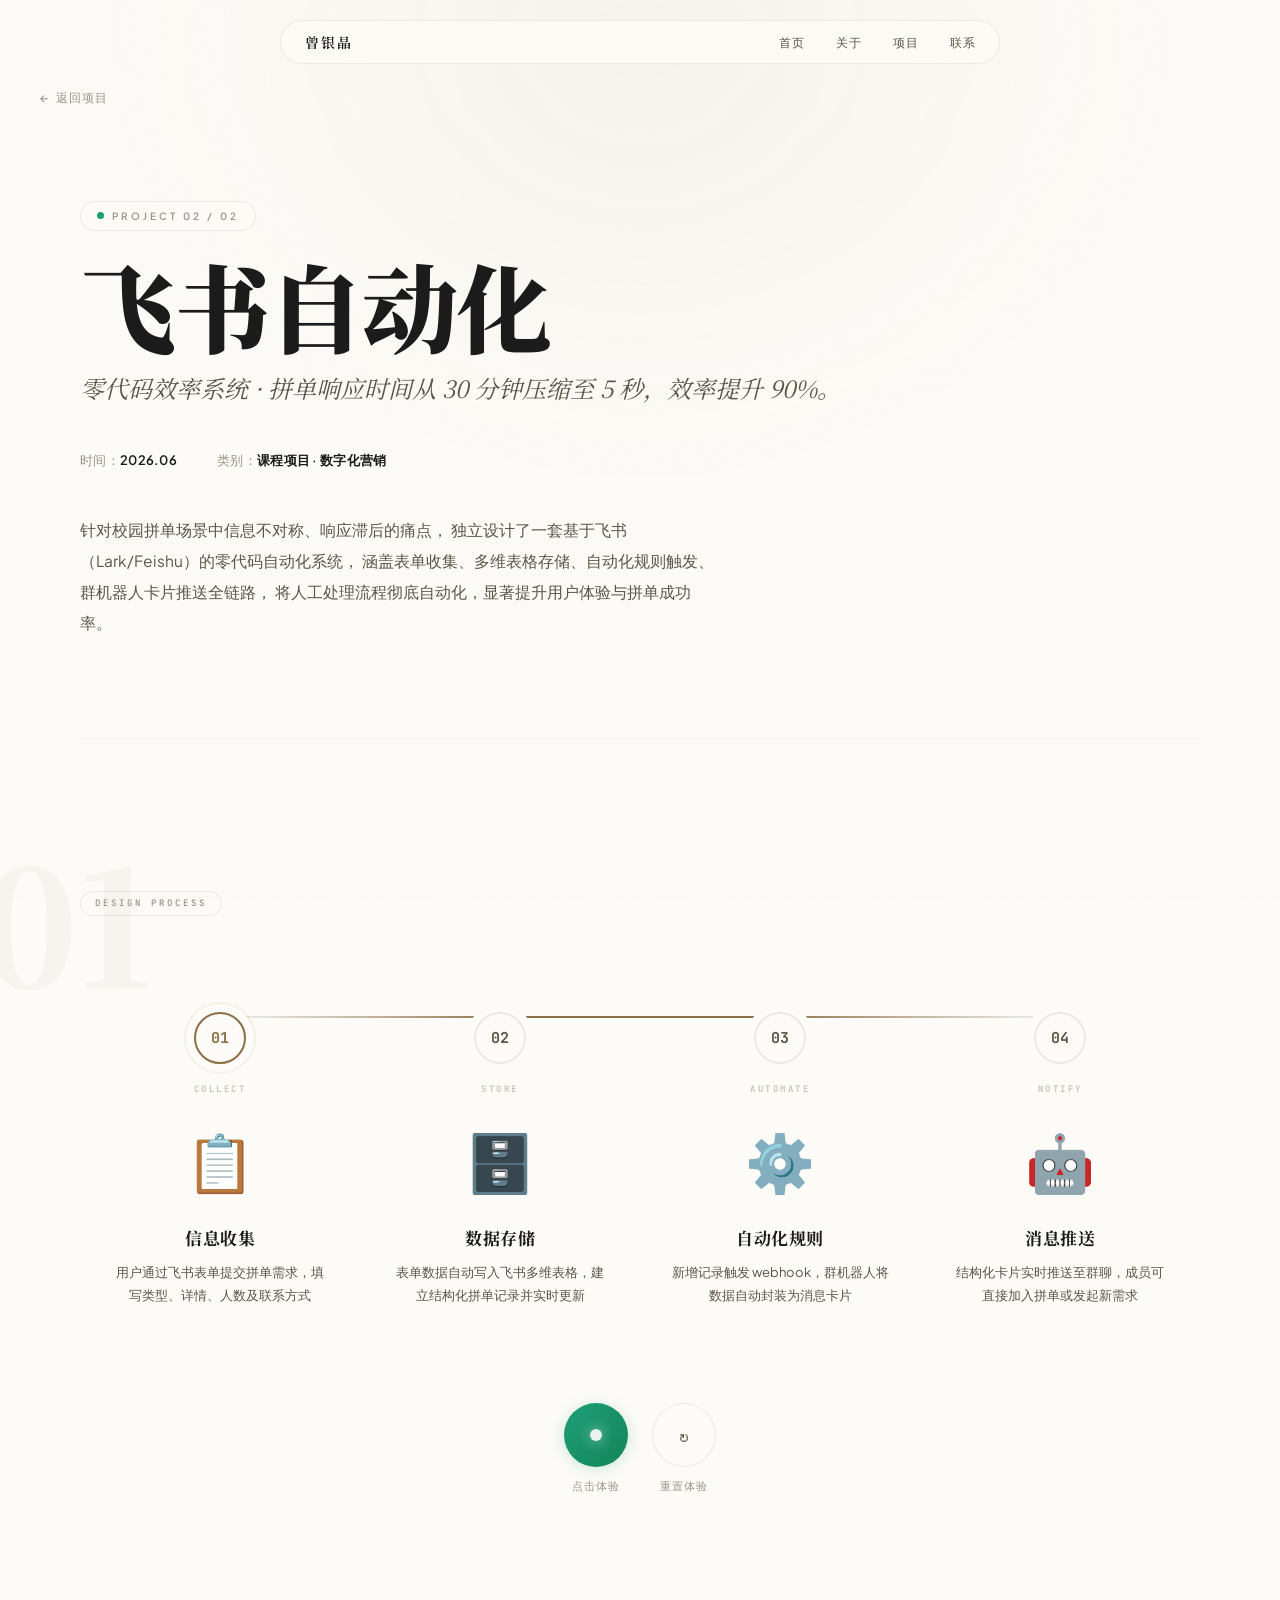
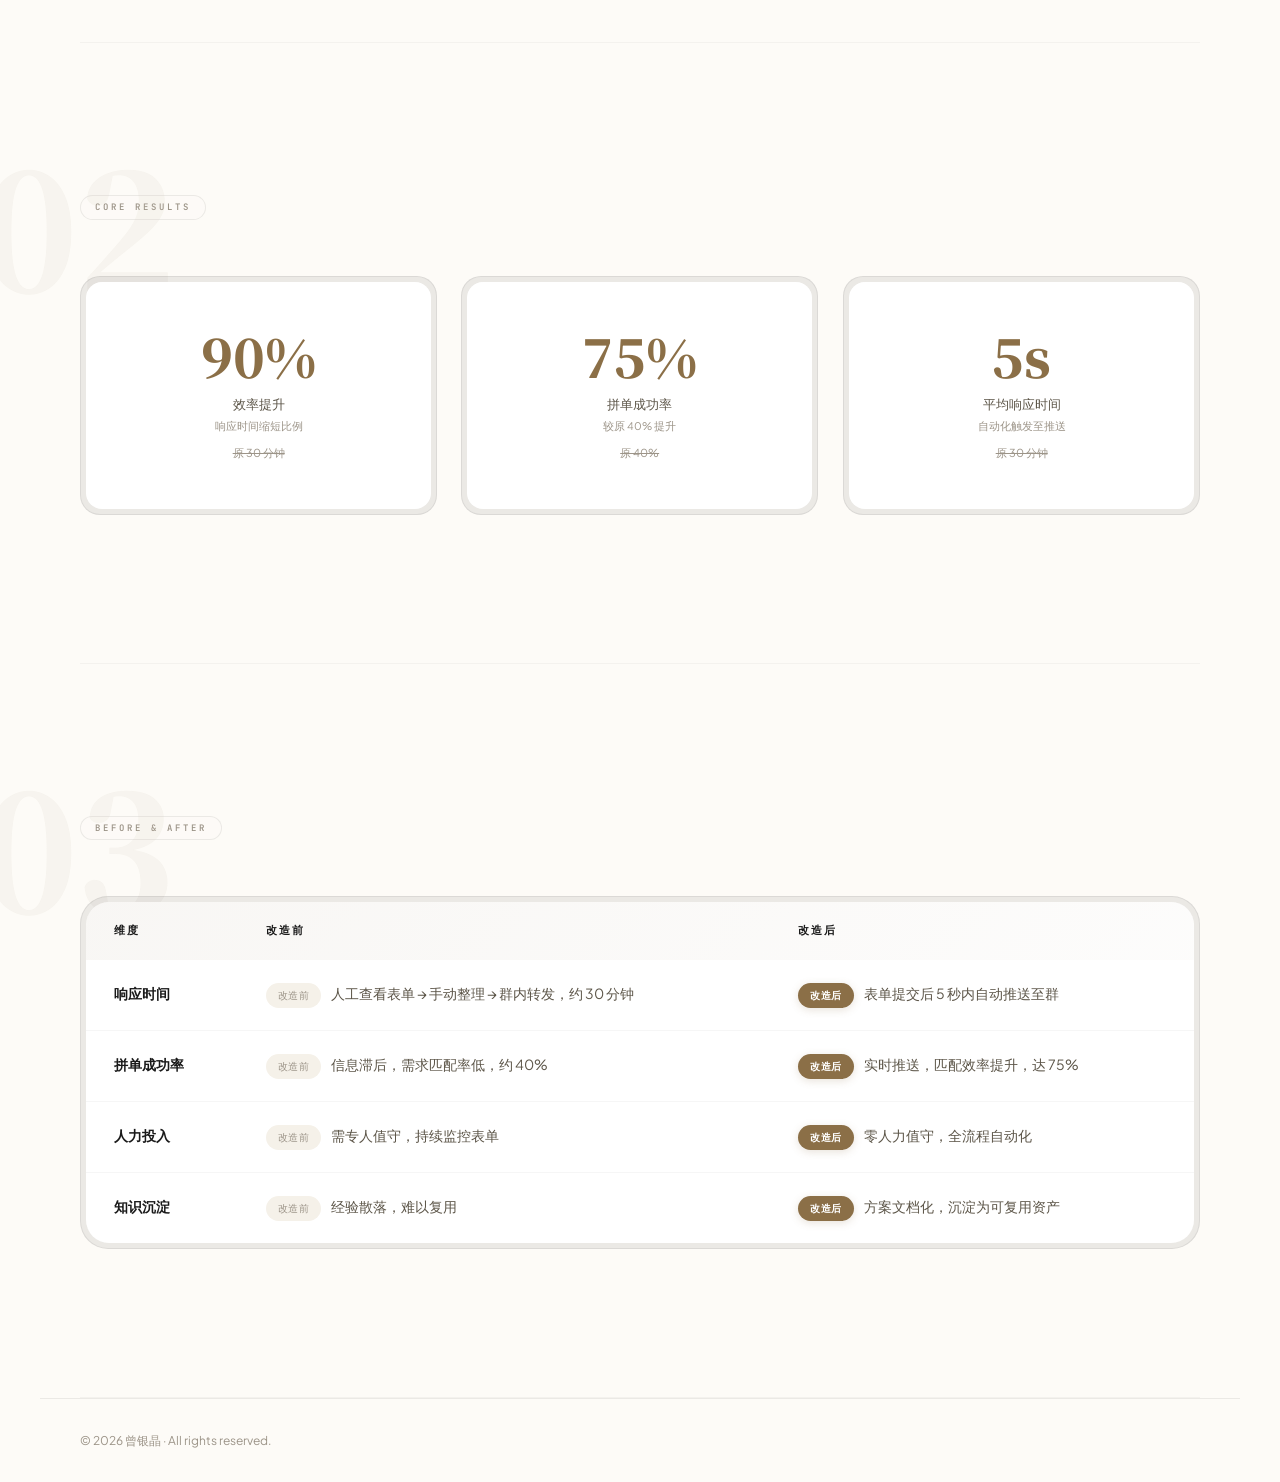
<file: feishu-project.html>
<!DOCTYPE html>
<html lang="zh-CN">
<head>
  <meta charset="UTF-8">
  <meta name="viewport" content="width=device-width, initial-scale=1.0">
  <meta http-equiv="Cache-Control" content="no-cache, no-store, must-revalidate">
  <meta http-equiv="Pragma" content="no-cache">
  <meta http-equiv="Expires" content="0">
  <title>飞书自动化 · 拼单效率提升 90% — 曾银晶</title>
  <meta name="description" content="飞书自动化项目 — 零代码系统设计方案，拼单效率提升 90%">
  <link rel="preconnect" href="https://fonts.googleapis.com">
  <link href="https://fonts.googleapis.com/css2?family=Plus+Jakarta+Sans:wght@300;400;500;600;700&family=Noto+Serif+SC:wght@400;600;700;900&family=JetBrains+Mono:wght@400;500&display=swap" rel="stylesheet">
  <style>
    *, *::before, *::after { margin: 0; padding: 0; box-sizing: border-box; }

    :root {
      --bg-primary: #FDFBF7;
      --bg-secondary: #F5F1E9;
      --text-dark: #1A1A1A;
      --text-medium: #5C5548;
      --text-light: #9C9488;
      --text-faint: #C8C0B0;
      --accent: #8B6F47;
      --accent-soft: rgba(139,111,71,0.08);
      --border: rgba(26,26,26,0.08);
      --border-hover: rgba(26,26,26,0.18);
      --font-serif: 'Noto Serif SC', serif;
      --font-sans: 'Plus Jakarta Sans', -apple-system, BlinkMacSystemFont, sans-serif;
      --font-mono: 'JetBrains Mono', monospace;
      --radius-sm: 14px;
      --radius-md: 20px;
      --radius-lg: 28px;
      --radius-pill: 100px;
      --ease-lux: cubic-bezier(0.32,0.72,0,1);
      --ease-expo: cubic-bezier(0.16,1,0.3,1);
      --ease-spring: cubic-bezier(0.23,1,0.32,1);
    }

    html { scroll-behavior: smooth; font-size: 16px; }
    body {
      font-family: var(--font-sans); background: var(--bg-primary); color: var(--text-dark);
      line-height: 1.6; overflow-x: hidden; -webkit-font-smoothing: antialiased;
      position: relative;
    }
    /* Fiber noise overlay */
    body::after {
      content: ''; position: fixed; inset: 0; z-index: 50; pointer-events: none;
      opacity: 0.025;
      background-image: url("data:image/svg+xml,%3Csvg viewBox='0 0 256 256' xmlns='http://www.w3.org/2000/svg'%3E%3Cfilter id='n'%3E%3CfeTurbulence type='fractalNoise' baseFrequency='0.75' numOctaves='4' stitchTiles='stitch'/%3E%3C/filter%3E%3Crect width='100%25' height='100%25' filter='url(%23n)'/%3E%3C/svg%3E");
      background-size: 256px 256px;
    }
    /* Radial ambient glow */
    body::before {
      content: ''; position: fixed; top: -40%; left: 50%; transform: translateX(-50%);
      width: 1000px; height: 800px; z-index: 0; pointer-events: none;
      background: radial-gradient(ellipse at center, rgba(139,111,71,0.06) 0%, transparent 70%);
      filter: blur(80px);
    }

    a { color: inherit; text-decoration: none; transition: opacity 0.4s var(--ease-lux); }
    a:hover { opacity: 0.6; }

    /* ============ SCROLL PROGRESS ============ */
    .scroll-progress {
      position: fixed; top: 0; left: 0; right: 0; height: 2px;
      background: var(--text-dark); transform-origin: left;
      transform: scaleX(0); z-index: 2000;
      transition: transform 100ms linear;
    }

    /* ============ FLOATING GLASS NAV ============ */
    .nav-glass {
      position: fixed; top: 20px; left: 50%; transform: translateX(-50%);
      z-index: 1000; width: calc(100% - 48px); max-width: 720px;
      background: rgba(253,251,247,0.78);
      backdrop-filter: blur(24px) saturate(180%);
      -webkit-backdrop-filter: blur(24px) saturate(180%);
      border: 1px solid var(--border);
      border-radius: var(--radius-pill);
      padding: 10px 24px;
      display: flex; align-items: center; justify-content: space-between;
      transition: transform 0.5s var(--ease-lux), background 0.5s var(--ease-lux);
    }
    .nav-glass.scrolled { transform: translateX(-50%) translateY(-4px); background: rgba(253,251,247,0.92); }
    .nav-brand {
      font-family: var(--font-serif); font-size: 14px; font-weight: 600; letter-spacing: 2px;
    }
    .nav-links { display: flex; gap: 32px; align-items: center; }
    .nav-link {
      font-size: 12px; font-weight: 500; letter-spacing: 0.5px;
      color: var(--text-medium); transition: color 0.35s var(--ease-lux);
    }
    .nav-link:hover { color: var(--text-dark); opacity: 1; }
    .nav-cta {
      font-size: 11px; font-weight: 600; letter-spacing: 1px;
      padding: 7px 18px; border: 1px solid rgba(26,26,26,0.15);
      border-radius: var(--radius-pill);
      transition: all 0.4s var(--ease-lux);
    }
    .nav-cta:hover { background: var(--text-dark); color: var(--bg-primary); opacity: 1; }

    /* Hamburger */
    .menu-toggle {
      display: none; flex-direction: column; gap: 5px; cursor: pointer;
      padding: 6px; position: relative; width: 28px; height: 20px;
    }
    .menu-toggle span {
      display: block; position: absolute; left: 4px; width: 20px; height: 1.5px;
      background: var(--text-dark); transition: all 0.5s var(--ease-lux); border-radius: 1px;
    }
    .menu-toggle span:nth-child(1) { top: 4px; }
    .menu-toggle span:nth-child(2) { top: 9px; }
    .menu-toggle span:nth-child(3) { top: 14px; }
    .menu-toggle.active span:nth-child(1) { transform: rotate(45deg); top: 9px; }
    .menu-toggle.active span:nth-child(2) { transform: scaleX(0); opacity: 0; }
    .menu-toggle.active span:nth-child(3) { transform: rotate(-45deg); top: 9px; }

    /* Fullscreen glass mobile overlay */
    .mobile-overlay {
      display: none; position: fixed; inset: 0; z-index: 999;
      background: rgba(253,251,247,0.85);
      backdrop-filter: blur(40px) saturate(180%);
      -webkit-backdrop-filter: blur(40px) saturate(180%);
      flex-direction: column; align-items: center; justify-content: center;
    }
    .mobile-overlay.show { display: flex; }
    .mobile-nav-link {
      font-family: var(--font-serif); font-size: 32px; font-weight: 700;
      color: var(--text-dark); margin: 12px 0;
      opacity: 0; transform: translateY(20px);
      transition: all 0.6s var(--ease-expo);
    }
    .mobile-overlay.show .mobile-nav-link { opacity: 1; transform: translateY(0); }
    .mobile-nav-link:nth-child(1) { transition-delay: 100ms; }
    .mobile-nav-link:nth-child(2) { transition-delay: 160ms; }
    .mobile-nav-link:nth-child(3) { transition-delay: 220ms; }
    .mobile-nav-link:nth-child(4) { transition-delay: 280ms; }

    /* ============ BACK LINK ============ */
    .back-link {
      position: fixed; top: 88px; left: 40px; z-index: 900;
      font-size: 12px; font-weight: 500; letter-spacing: 1px;
      color: var(--text-light); display: flex; align-items: center; gap: 6px;
      transition: color 0.35s var(--ease-lux);
    }
    .back-link:hover { color: var(--text-dark); opacity: 1; }

    /* ============ HERO ============ */
    .project-hero { padding: 200px 40px 100px; max-width: 1200px; margin: 0 auto; position: relative; z-index: 10; }
    .project-eyebrow {
      display: inline-flex; align-items: center; gap: 8px;
      padding: 6px 16px; border: 1px solid var(--border); border-radius: var(--radius-pill);
      font-size: 10px; font-weight: 600; letter-spacing: 3px; color: var(--text-light);
      text-transform: uppercase; margin-bottom: 28px;
      background: rgba(253,251,247,0.5); backdrop-filter: blur(8px);
      transition: all 0.4s var(--ease-lux);
    }
    .project-eyebrow:hover { border-color: var(--accent); color: var(--accent); background: var(--accent-soft); }
    .eyebrow-dot { width: 7px; height: 7px; background: #1D9E75; border-radius: 50%; animation: dotPulse 2.4s ease-in-out infinite; }
    @keyframes dotPulse {
      0%, 100% { transform: scale(1); opacity: 1; }
      50% { transform: scale(1.8); opacity: 0.5; }
    }
    .project-hero-title {
      font-family: var(--font-serif); font-size: clamp(48px, 9vw, 96px); font-weight: 900;
      line-height: 0.95; letter-spacing: -2px; margin-bottom: 20px;
    }
    .project-hero-subtitle {
      font-family: var(--font-serif); font-size: clamp(18px, 2.5vw, 24px);
      font-weight: 400; font-style: italic; color: var(--text-medium); margin-bottom: 44px;
      white-space: nowrap; line-height: 1.5;
    }
    .project-hero-meta { display: flex; gap: 40px; margin-bottom: 44px; flex-wrap: wrap; }
    .meta-item { font-size: 13px; color: var(--text-light); letter-spacing: 0.3px; }
    .meta-item strong { color: var(--text-dark); font-weight: 600; }
    .project-hero-desc {
      max-width: 640px; font-size: 15.5px; line-height: 2; color: var(--text-medium);
    }

    /* ============ SECTION DIVIDER ============ */
    .section-divider { border: none; border-top: 1px solid var(--border); margin: 0 auto; width: calc(100% - 80px); max-width: 1120px; opacity: 0.5; }

    /* ============ SECTIONS ============ */
    .detail-section { padding: 148px 40px; max-width: 1200px; margin: 0 auto; position: relative; z-index: 10; }
    .section-chip {
      display: inline-flex; align-items: center; gap: 7px;
      padding: 4px 14px; border: 1px solid var(--border); border-radius: var(--radius-pill);
      font-family: var(--font-mono); font-size: 9px; font-weight: 600;
      letter-spacing: 3px; color: var(--text-light); margin-bottom: 56px;
      text-transform: uppercase; background: rgba(253,251,247,0.6);
    }
    .section-number {
      position: absolute; top: 100px; left: -60px; font-family: var(--font-serif);
      font-size: clamp(80px, 14vw, 160px); font-weight: 900; color: var(--text-faint);
      opacity: 0.12; line-height: 1; pointer-events: none; z-index: 0;
      transition: opacity 0.8s var(--ease-lux);
    }

    /* Double-Bezel data cards */
    .data-grid { display: grid; grid-template-columns: repeat(3, 1fr); gap: 24px; margin-top: 0; }
    .data-grid .fade-up:nth-child(1) { transition-delay: 0ms; }
    .data-grid .fade-up:nth-child(2) { transition-delay: 100ms; }
    .data-grid .fade-up:nth-child(3) { transition-delay: 200ms; }
    .data-shell {
      padding: 5px; border: 1px solid var(--border); border-radius: var(--radius-md);
      background: var(--border); 
      transition: transform 0.6s var(--ease-lux), box-shadow 0.6s var(--ease-lux), border-color 0.5s var(--ease-lux);
    }
    .data-shell:hover { 
      transform: translateY(-6px); 
      box-shadow: 0 24px 60px rgba(0,0,0,0.06), 0 0 0 1px rgba(139,111,71,0.12);
      border-color: rgba(139,111,71,0.25);
    }
    .data-shell:active { transform: translateY(-2px) scale(0.99); }
    .data-core {
      background: white; border-radius: 16px; padding: 48px 32px; text-align: center;
      box-shadow: inset 0 1px 1px rgba(255,255,255,0.3);
      transition: transform 0.6s var(--ease-lux);
    }
    .data-shell:hover .data-core { transform: scale(1.02); }
    .data-number { 
      font-family: var(--font-serif); font-size: 52px; font-weight: 900; 
      color: var(--accent); line-height: 1; margin-bottom: 4px;
      transition: transform 0.5s var(--ease-spring), color 0.5s var(--ease-lux);
    }
    .data-shell:hover .data-number { transform: scale(1.06); color: #6B4F35; }
    .data-label { font-size: 13px; color: var(--text-medium); margin-top: 12px; line-height: 1.6; }
    .data-before { font-size: 11px; color: var(--text-light); margin-top: 8px; text-decoration: line-through; }

    /* Process Flow — Horizontal Grid */
    .flow-chart {
      display: grid;
      grid-template-columns: repeat(4, 1fr);
      gap: 0;
      position: relative;
      padding: 20px 0;
    }
    /* Connecting line through step numbers */
    .flow-chart::after {
      content: '';
      position: absolute;
      top: 44px;
      left: calc(12.5% + 24px);
      right: calc(12.5% + 24px);
      height: 2px;
      background: linear-gradient(to right,
        var(--border) 0%, var(--accent) 35%, var(--accent) 65%, var(--border) 100%);
      z-index: 0;
      border-radius: 1px;
    }
    .flow-node {
      position: relative;
      z-index: 1;
      padding: 90px 20px 32px;
      text-align: center;
      background: transparent;
      border: none;
      border-radius: 0;
      box-shadow: none;
      transition: transform 0.45s var(--ease-lux);
    }
    .flow-node:hover {
      transform: translateY(-6px);
    }
    .flow-node-num {
      position: absolute;
      top: 20px;
      left: 50%;
      transform: translateX(-50%);
      width: 52px;
      height: 52px;
      border-radius: 50%;
      background: var(--bg-primary);
      border: 2.5px solid var(--border);
      display: flex;
      align-items: center;
      justify-content: center;
      font-family: var(--font-mono);
      font-size: 15px;
      font-weight: 700;
      color: var(--text-medium);
      z-index: 2;
      transition: all 0.45s var(--ease-lux);
      box-shadow: 0 0 0 8px var(--bg-primary);
    }
    /* Step line label */
    .flow-node-label {
      display: block;
      font-family: var(--font-mono);
      font-size: 9px;
      font-weight: 600;
      letter-spacing: 2.5px;
      color: var(--text-faint);
      text-transform: uppercase;
      margin-bottom: 20px;
      transition: color 0.45s var(--ease-lux);
    }
    .flow-node:hover .flow-node-label { color: var(--accent); }
    .flow-node-icon {
      font-size: 56px;
      margin-bottom: 18px;
      display: block;
      transition: transform 0.5s var(--ease-spring);
    }
    .flow-node:hover .flow-node-icon { transform: scale(1.08); }
    .flow-node-title {
      font-family: var(--font-serif);
      font-size: 17px;
      font-weight: 700;
      margin-bottom: 10px;
      letter-spacing: 0.5px;
    }
    .flow-node-desc {
      font-size: 13px;
      color: var(--text-medium);
      line-height: 1.75;
      max-width: 220px;
      margin: 0 auto;
    }
    .flow-arrow { 
      display: none;
    }
    .flow-cascade-dot {
      display: none;
    }

    /* Comparison table — editorial magazine spread */
    .comparison-shell {
      padding: 5px; border: 1px solid var(--border); border-radius: var(--radius-lg);
      background: var(--border); overflow: hidden;
    }
    .comparison-core {
      background: white; border-radius: 23px; overflow: hidden;
      box-shadow: inset 0 1px 1px rgba(255,255,255,0.3);
    }
    .comparison-table { width: 100%; border-collapse: collapse; }
    .comparison-table thead tr { background: linear-gradient(135deg, rgba(139,111,71,0.06) 0%, rgba(139,111,71,0.02) 100%); }
    .comparison-table th {
      font-family: var(--font-mono); font-size: 11px; font-weight: 600; letter-spacing: 2px;
      color: var(--text-dark); padding: 20px 24px; text-align: left;
      text-transform: uppercase;
    }
    .comparison-table th:first-child { padding-left: 28px; }
    .comparison-table td { 
      padding: 22px 24px; font-size: 14px; color: var(--text-medium); 
      border-bottom: 1px solid rgba(26,26,26,0.04); 
      vertical-align: top; line-height: 1.7;
    }
    .comparison-table td:first-child { padding-left: 28px; font-weight: 600; color: var(--text-dark); }
    .comparison-table tbody tr { transition: background 0.4s var(--ease-lux); }
    .comparison-table tbody tr:hover { background: rgba(253,251,247,0.6); }
    .comparison-table tbody tr:last-child td { border-bottom: none; }
    .tag-before { 
      display: inline-block; font-size: 10px; padding: 4px 12px; 
      background: #F5F1E9; color: var(--text-light); border-radius: var(--radius-pill); 
      margin-right: 8px; font-weight: 500; letter-spacing: 0.5px;
    }
    .tag-after { 
      display: inline-block; font-size: 10px; padding: 4px 12px; 
      background: var(--accent); color: white; border-radius: var(--radius-pill); 
      margin-right: 8px; font-weight: 600; letter-spacing: 0.5px;
      box-shadow: 0 2px 8px rgba(139,111,71,0.2);
    }

    /* Take-away box (Double-Bezel) */
    .takeaway-shell {
      margin-top: 64px; max-width: 900px; padding: 6px;
      border: 1px solid rgba(139,111,71,0.15); border-radius: var(--radius-lg);
      background: rgba(139,111,71,0.04);
    }
    .takeaway-core {
      background: linear-gradient(135deg, #8B6F47 0%, #6B4F35 100%);
      border-radius: 22px; padding: 52px 44px; color: white;
      box-shadow: inset 0 1px 1px rgba(255,255,255,0.1);
    }
    .takeaway-core h4 { font-family: var(--font-serif); font-size: 22px; font-weight: 700; margin-bottom: 16px; }
    .takeaway-core p { font-size: 13.5px; line-height: 1.9; opacity: 0.9; }
    .takeaway-core strong { color: white; }

    /* ============ FOOTER ============ */
    footer {
      border-top: 1px solid var(--border); padding: 32px 40px;
      display: flex; justify-content: space-between; align-items: center;
      font-size: 12px; color: var(--text-light); max-width: 1200px;
      margin: 0 auto; position: relative; z-index: 10;
    }
    .footer-links { display: flex; gap: 24px; }
    .footer-links a { color: var(--text-medium); transition: opacity 0.35s var(--ease-lux); font-size: 12px; }
    .footer-links a:hover { opacity: 0.6; }

    /* ============ SCROLL REVEAL ============ */
    .fade-up {
      opacity: 0; transform: translateY(40px); filter: blur(8px);
      transition: opacity 0.8s var(--ease-expo), transform 0.8s var(--ease-expo), filter 0.8s var(--ease-expo);
      will-change: transform, opacity, filter;
    }
    .fade-up.visible { opacity: 1; transform: translateY(0); filter: blur(0); }

    /* ============ RESPONSIVE ============ */
    @media (max-width: 900px) {
      .nav-links { display: none; }
      .nav-cta { display: none; }
      .menu-toggle { display: flex; }
      .nav-glass { width: calc(100% - 32px); top: 14px; padding: 8px 18px; }
      .back-link { left: 18px; top: 78px; }
      .project-hero { padding: 150px 20px 56px; }
      .detail-section { padding: 80px 20px; }
      .section-divider { width: calc(100% - 40px); }
      .section-number { left: 10px; top: 60px; font-size: 60px; opacity: 0.06; }
      .data-grid { grid-template-columns: 1fr; gap: 16px; }
      .data-grid .fade-up:nth-child(1),
      .data-grid .fade-up:nth-child(2),
      .data-grid .fade-up:nth-child(3) { transition-delay: 0ms; }
      .flow-chart { grid-template-columns: repeat(2, 1fr); gap: 24px 12px; padding: 20px 0; }
      .flow-chart::after { display: none; }
      .flow-node { padding: 70px 12px 24px; }
      .flow-node-num { width: 42px; height: 42px; font-size: 13px; top: 16px; }
      .flow-node-icon { font-size: 44px; }
      .comparison-table { font-size: 12px; }
      .comparison-table th, .comparison-table td { padding: 14px 12px; }
      .comparison-table td:first-child, .comparison-table th:first-child { padding-left: 16px; }
      footer { flex-direction: column; gap: 12px; text-align: center; padding: 22px; }
    }
    @media (max-width: 560px) {
      .project-hero-title { letter-spacing: -0.5px; }
      .project-hero-meta { gap: 16px; }
      .project-hero-subtitle { white-space: normal; }
      .takeaway-core { padding: 36px 24px; }
      .section-number { display: none; }
      .data-shell:hover { transform: translateY(-2px); }
      .data-shell:hover .data-core { transform: none; }
      .data-shell:hover .data-number { transform: none; }
      .flow-chart { grid-template-columns: repeat(2, 1fr); gap: 10px; padding: 12px 0; }
      .flow-chart::after { display: none; }
      .flow-node { padding: 38px 14px 16px; text-align: center; border-radius: 14px; position: relative; }
      .flow-node-num { position: absolute; left: 50%; top: -18px; transform: translateX(-50%); width: 36px; height: 36px; font-size: 12px; }
      .flow-node-label { margin-bottom: 4px; font-size: 8px; letter-spacing: 2px; }
      .flow-node-icon { font-size: 28px; margin-bottom: 4px; display: block; }
      .flow-node-desc { max-width: 100%; font-size: 12px; line-height: 1.55; }
      .flow-node-title { margin-bottom: 2px; font-size: 14px; }
      .flow-actions { flex-direction: row; justify-content: center; margin-top: 20px; gap: 20px; }
      .btn-flow-action { width: 56px; height: 56px; }
      .btn-flow-primary .btn-flow-dot { width: 10px; height: 10px; }
      .btn-flow-reset { font-size: 18px; }

      .comparison-table, .comparison-table thead, .comparison-table tbody,
      .comparison-table th, .comparison-table td, .comparison-table tr { display: block; }
      .comparison-table thead { display: none; }
      .comparison-table tbody tr {
        padding: 16px 16px 14px; border-bottom: 1px solid rgba(26,26,26,0.06);
      }
      .comparison-table tbody tr:last-child { border-bottom: none; }
      .comparison-table td {
        padding: 4px 0; font-size: 12.5px; line-height: 1.65; border-bottom: none;
      }
      .comparison-table td:first-child {
        padding-left: 0; font-size: 13px; font-weight: 700; margin-bottom: 4px;
      }
      .tag-before, .tag-after { font-size: 9px; padding: 3px 10px; margin-right: 6px; }
    }

    /* ============ FORM MODAL ============ */
    .form-modal-overlay {
      position: fixed; inset: 0; z-index: 3000; display: flex; align-items: center; justify-content: center;
      background: rgba(26,26,26,0.35); backdrop-filter: blur(6px);
      -webkit-backdrop-filter: blur(6px);
      opacity: 0; pointer-events: none;
      transition: opacity 0.4s var(--ease-expo);
    }
    .form-modal-overlay.active { opacity: 1; pointer-events: auto; }
    .form-modal {
      background: transparent; padding: 5px; border: 1px solid var(--border);
      border-radius: var(--radius-lg); max-width: 480px; width: calc(100% - 40px);
      background: var(--border);
      box-shadow: 0 32px 96px rgba(0,0,0,0.14), 0 0 0 1px rgba(26,26,26,0.04);
      transform: translateY(20px) scale(0.97);
      transition: transform 0.5s var(--ease-spring);
    }
    .form-modal-overlay.active .form-modal { transform: translateY(0) scale(1); }
    .form-modal-inner {
      background: white; border-radius: 23px; padding: 28px 28px 24px;
      box-shadow: inset 0 1px 1px rgba(255,255,255,0.4);
    }
    .form-modal-header {
      display: flex; justify-content: space-between; align-items: center; margin-bottom: 18px;
    }
    .form-modal-title { font-family: var(--font-serif); font-size: 18px; font-weight: 700; }
    .form-modal-close {
      width: 32px; height: 32px; border: 1px solid var(--border); border-radius: 50%;
      background: none; cursor: pointer; font-size: 14px; color: var(--text-light);
      display: flex; align-items: center; justify-content: center;
      transition: all 0.3s var(--ease-lux);
    }
    .form-modal-close:hover { background: var(--text-dark); color: white; border-color: var(--text-dark); }
    .form-group { margin-bottom: 12px; }
    .form-label {
      display: block; font-size: 10px; font-weight: 600; letter-spacing: 1.5px;
      color: var(--text-medium); margin-bottom: 4px; text-transform: uppercase;
    }
    .form-required { color: #E05050; margin-left: 2px; }
    .form-input, .form-select, .form-datetime {
      width: 100%; padding: 10px 14px; border: 1px solid var(--border); border-radius: var(--radius-sm);
      font-family: var(--font-sans); font-size: 13px; color: var(--text-dark);
      background: var(--bg-primary); outline: none;
      transition: border-color 0.3s var(--ease-lux), box-shadow 0.3s var(--ease-lux);
    }
    .form-input:focus, .form-select:focus, .form-datetime:focus {
      border-color: var(--accent); box-shadow: 0 0 0 3px var(--accent-soft);
    }
    .form-input::placeholder { color: var(--text-faint); }
    .form-select { cursor: pointer; appearance: none; background-image: url("data:image/svg+xml,%3Csvg xmlns='http://www.w3.org/2000/svg' width='12' height='12' viewBox='0 0 12 12'%3E%3Cpath d='M3 5l3 3 3-3' fill='none' stroke='%239C9488' stroke-width='1.5'/%3E%3C/svg%3E"); background-repeat: no-repeat; background-position: right 14px center; padding-right: 40px; }
    .form-readonly { background: var(--bg-secondary); color: var(--text-light); cursor: not-allowed; }
    .form-row { display: grid; grid-template-columns: 1fr 1fr; gap: 12px; }
    .form-actions { display: flex; gap: 10px; margin-top: 20px; }
    .btn-clear {
      flex: 1; padding: 11px 20px; border: 1px solid var(--border); border-radius: var(--radius-pill);
      background: white; font-family: var(--font-sans); font-size: 12px; font-weight: 600;
      color: var(--text-medium); cursor: pointer; transition: all 0.35s var(--ease-lux);
      letter-spacing: 0.5px;
    }
    .btn-clear:hover { background: #fff0f0; border-color: #E05050; color: #E05050; }
    .btn-submit {
      flex: 1.5; padding: 11px 20px; border: none; border-radius: var(--radius-pill);
      background: linear-gradient(135deg, #8B6F47 0%, #6B4F35 100%);
      font-family: var(--font-sans); font-size: 12px; font-weight: 600;
      color: white; cursor: pointer; transition: all 0.35s var(--ease-lux);
      letter-spacing: 0.5px;
    }
    .btn-submit:hover { opacity: 0.9; transform: translateY(-1px); box-shadow: 0 4px 16px rgba(139,111,71,0.25); }

    /* Flow node active state */
    .flow-node.flow-active .flow-node-num {
      background: #1D9E75;
      border-color: #1D9E75;
      color: white;
      box-shadow: 0 0 0 10px rgba(29,158,117,0.12), 0 0 0 8px var(--bg-primary);
    }
    .flow-node.flow-active .flow-node-label { color: #1D9E75; }
    .flow-node.flow-active .flow-node-icon { animation: popIn 0.4s var(--ease-spring); }
    @keyframes popIn {
      0% { transform: scale(0.8); opacity: 0.5; }
      60% { transform: scale(1.15); }
      100% { transform: scale(1); opacity: 1; }
    }

    /* Clickable flow node */
    .flow-node-clickable { cursor: pointer; }
    .flow-node-clickable .flow-node-num {
      border-color: var(--accent);
      color: var(--accent);
      box-shadow: 0 0 0 8px var(--bg-primary), 0 0 0 10px rgba(139,111,71,0.08);
    }
    .flow-node-clickable:hover .flow-node-num {
      border-color: var(--text-dark);
      color: var(--text-dark);
      box-shadow: 0 0 0 8px var(--bg-primary), 0 0 0 10px rgba(26,26,26,0.08);
    }

    /* 4th node — reopen message card after close */
    .flow-node-reopen { cursor: pointer; }
    .flow-node-reopen .flow-node-icon {
      transition: transform 0.3s var(--ease-lux);
    }
    .flow-node-reopen:hover .flow-node-icon {
      transform: scale(1.12) rotate(5deg);
    }
    .flow-node-reopen .flow-node-num {
      border-color: rgba(29,158,117,0.4);
      color: #1D9E75;
      box-shadow: 0 0 0 8px var(--bg-primary), 0 0 0 10px rgba(29,158,117,0.06);
    }
    .flow-node-reopen:hover .flow-node-num {
      border-color: #1D9E75;
      background: rgba(29,158,117,0.06);
    }

    /* ============================================
       FLOW ACTION BUTTONS — below process cards
       ============================================ */
    .flow-actions {
      display: flex;
      gap: 24px;
      justify-content: center;
      margin-top: 44px;
    }
    .flow-action-item {
      display: flex;
      flex-direction: column;
      align-items: center;
      gap: 10px;
    }
    .flow-action-label {
      font-family: var(--font-sans);
      font-size: 11px;
      font-weight: 500;
      color: var(--text-light);
      letter-spacing: 1px;
      text-align: center;
    }
    .btn-flow-action {
      display: inline-flex;
      align-items: center;
      justify-content: center;
      width: 64px;
      height: 64px;
      border-radius: 50%;
      border: none;
      font-family: var(--font-sans);
      font-size: 13px;
      font-weight: 600;
      letter-spacing: 1px;
      cursor: pointer;
      transition: all 0.45s var(--ease-lux);
      flex-shrink: 0;
    }
    .btn-flow-primary {
      background: linear-gradient(135deg, #1D9E75 0%, #14855C 100%);
      color: white;
      box-shadow: 0 2px 16px rgba(29,158,117,0.22);
    }
    .btn-flow-primary:hover {
      transform: translateY(-2px) scale(1.05);
      box-shadow: 0 6px 28px rgba(29,158,117,0.32);
    }
    .btn-flow-primary:active {
      transform: translateY(0) scale(0.95);
      transition: transform 0.1s;
    }
    .btn-flow-dot {
      display: inline-block;
      width: 12px;
      height: 12px;
      border-radius: 50%;
      background: rgba(255,255,255,0.9);
      box-shadow: 0 0 14px rgba(255,255,255,0.6);
      animation: pulseDot 1.8s ease-in-out infinite;
    }
    @keyframes pulseDot {
      0%, 100% { opacity: 0.6; transform: scale(1); }
      50% { opacity: 1; transform: scale(1.4); }
    }
    .btn-flow-reset {
      background: var(--bg-primary);
      border: 1.5px solid var(--border);
      color: var(--text-medium);
      font-size: 20px;
      font-weight: 400;
    }
    .btn-flow-reset:hover {
      border-color: var(--text-dark);
      color: var(--text-dark);
      background: var(--bg-warm);
      transform: translateY(-2px) scale(1.05);
    }
    .btn-flow-reset:active {
      transform: translateY(0) scale(0.95);
      transition: transform 0.1s;
    }

    /* Message card overlay */
    .msg-card-overlay {
      position: fixed; inset: 0; z-index: 3100; display: flex; align-items: center; justify-content: center;
      background: rgba(26,26,26,0.35); backdrop-filter: blur(6px);
      -webkit-backdrop-filter: blur(6px);
      opacity: 0; pointer-events: none;
      transition: opacity 0.5s var(--ease-expo);
    }
    .msg-card-overlay.active { opacity: 1; pointer-events: auto; }
    .msg-card {
      background: white;
      border-radius: 20px;
      max-width: 440px;
      width: calc(100% - 40px);
      transform: translateY(30px) scale(0.96);
      transition: transform 0.6s var(--ease-spring);
      box-shadow: 0 32px 96px rgba(0,0,0,0.16), 0 8px 32px rgba(0,0,0,0.08);
    }
    .msg-card-overlay.active .msg-card { transform: translateY(0) scale(1); }
    /* Header */
    .msg-card-header {
      background: linear-gradient(135deg, #1D9E75 0%, #14855C 100%);
      padding: 16px 20px;
      display: flex; align-items: center; gap: 12px;
      position: relative;
    }
    .msg-card-close {
      position: absolute; top: 12px; right: 14px;
      width: 28px; height: 28px; border-radius: 50%;
      border: 1px solid rgba(255,255,255,0.3);
      background: rgba(255,255,255,0.1);
      color: white; font-size: 14px; cursor: pointer;
      display: flex; align-items: center; justify-content: center;
      transition: all 0.3s;
      line-height: 1;
    }
    .msg-card-close:hover { background: rgba(255,255,255,0.25); border-color: rgba(255,255,255,0.6); }
    .msg-card-bot-avatar {
      width: 36px; height: 36px; border-radius: 10px;
      background: rgba(255,255,255,0.18);
      display: flex; align-items: center; justify-content: center;
      font-size: 18px;
      backdrop-filter: blur(4px);
    }
    .msg-card-bot-info { color: white; }
    .msg-card-bot-name { font-size: 13px; font-weight: 600; line-height: 1.3; }
    .msg-card-bot-sub { font-size: 10px; opacity: 0.7; }
    /* Body */
    .msg-card-body { padding: 20px 20px 16px; }
    /* Order banner */
    .msg-card-order-banner {
      display: flex; align-items: center; gap: 10px;
      margin-bottom: 14px; padding-bottom: 12px;
      border-bottom: 1px solid var(--border);
    }
    .msg-card-order-icon { font-size: 24px; line-height: 1; }
    .msg-card-order-title {
      font-family: var(--font-serif); font-size: 16px; font-weight: 700;
      color: var(--text-dark); line-height: 1.3;
    }
    .msg-card-order-badge {
      display: inline-block; margin-top: 2px;
      font-family: var(--font-sans); font-size: 9px; font-weight: 600;
      padding: 2px 8px; border-radius: 5px;
      background: rgba(29,158,117,0.08); color: #1D9E75;
      letter-spacing: 1px;
    }
    /* Detail highlight box */
    .msg-card-detail-box {
      background: var(--bg-secondary);
      border-radius: 12px;
      padding: 12px 14px;
      margin-bottom: 10px;
    }
    .msg-card-detail-box .msg-card-detail-type {
      font-size: 9px; font-weight: 600; color: var(--accent);
      letter-spacing: 1.5px; text-transform: uppercase; margin-bottom: 3px;
    }
    .msg-card-detail-box .msg-card-detail-text {
      font-size: 13px; font-weight: 600; color: var(--text-dark); line-height: 1.35;
    }
    /* Info rows in a clean grid */
    .msg-card-info-grid {
      display: grid; grid-template-columns: 1fr 1fr;
      gap: 8px 16px; margin-bottom: 4px;
    }
    .msg-card-info-item {
      display: flex; flex-direction: column; gap: 1px;
    }
    .msg-card-info-label {
      font-size: 9px; font-weight: 600; letter-spacing: 1.2px;
      color: var(--text-light); text-transform: uppercase;
    }
    .msg-card-info-value {
      font-size: 12px; font-weight: 500; color: var(--text-dark);
    }
    .msg-card-info-value.highlight { color: #1D9E75; font-weight: 600; }
    /* Footer actions */
    .msg-card-footer {
      padding: 14px 20px 20px;
      display: flex; flex-direction: column; gap: 8px;
    }
    .msg-card-actions-row {
      display: flex; gap: 8px;
    }
    .btn-msg-primary {
      flex: 1; padding: 11px 16px; border: none; border-radius: 12px;
      background: linear-gradient(135deg, #1D9E75 0%, #14855C 100%);
      font-family: var(--font-sans); font-size: 13px; font-weight: 600;
      color: white; cursor: pointer; letter-spacing: 0.5px;
      transition: all 0.35s var(--ease-lux);
    }
    .btn-msg-primary:hover { opacity: 0.92; transform: translateY(-1px); box-shadow: 0 4px 20px rgba(29,158,117,0.3); }
    .btn-msg-primary.joined { background: #C8C0B0; pointer-events: none; opacity: 0.7; }
    .btn-msg-secondary {
      flex: 1; padding: 11px 16px; border: 1px solid var(--border); border-radius: 12px;
      background: white; font-family: var(--font-sans); font-size: 13px; font-weight: 600;
      color: var(--text-dark); cursor: pointer; letter-spacing: 0.5px;
      transition: all 0.35s var(--ease-lux);
    }
    .btn-msg-secondary:hover { background: var(--bg-secondary); border-color: var(--accent); }
    .btn-msg-reset {
      padding: 6px; border: none; background: transparent;
      font-size: 11px; color: var(--text-light); cursor: pointer;
      text-align: center; letter-spacing: 0.5px;
      transition: color 0.3s;
    }
    .btn-msg-reset:hover { color: var(--text-medium); }
    /* Join confirmation line */
    .join-confirm {
      margin-top: 8px; padding: 8px 12px;
      background: #F6FCF9; border-radius: 8px;
      font-size: 11px; color: #14855C;
      border: 1px solid rgba(29,158,117,0.12);
    }

    /* Join success banner — prominent success notification */
    .join-success-banner {
      margin-top: 10px; padding: 12px 14px;
      background: linear-gradient(135deg, #F0FBF7 0%, #E7F7F0 100%);
      border: 1px solid rgba(29,158,117,0.16);
      border-radius: 12px;
      text-align: center;
      animation: successIn 0.5s var(--ease-spring);
    }
    @keyframes successIn {
      0% { opacity: 0; transform: translateY(10px) scale(0.95); }
      100% { opacity: 1; transform: translateY(0) scale(1); }
    }
    .join-success-icon {
      display: block;
      font-size: 24px;
      margin-bottom: 4px;
      animation: successBounce 0.6s var(--ease-spring) 0.15s both;
    }
    @keyframes successBounce {
      0% { transform: scale(0); }
      55% { transform: scale(1.25); }
      100% { transform: scale(1); }
    }
    .join-success-title {
      font-family: var(--font-serif);
      font-size: 13px;
      font-weight: 700;
      color: #14855C;
      margin-bottom: 6px;
      letter-spacing: 0.5px;
    }
    .join-success-info {
      display: flex;
      flex-direction: column;
      gap: 4px;
      text-align: left;
    }
    .join-success-row {
      display: flex;
      align-items: center;
      gap: 6px;
      padding: 5px 10px;
      background: rgba(255,255,255,0.7);
      border-radius: 7px;
      font-size: 11px;
    }
    .join-success-row-icon {
      font-size: 14px;
      flex-shrink: 0;
    }
    .join-success-row-label {
      color: var(--text-light);
      font-size: 9px;
      margin-bottom: 0;
    }
    .join-success-row-value {
      color: var(--text-dark);
      font-weight: 600;
      font-size: 12px;
    }
  </style>
</head>
<body>

  <div class="scroll-progress" id="scrollProgress"></div>

  <!-- ============ FLOATING GLASS NAV ============ -->
  <nav class="nav-glass" id="navbar">
    <a href="index.html" class="nav-brand">曾银晶</a>
    <div class="nav-links">
      <a href="index.html#hero" class="nav-link">首页</a>
      <a href="index.html#about" class="nav-link">关于</a>
      <a href="index.html#projects" class="nav-link">项目</a>
      <a href="index.html#contact" class="nav-link">联系</a>
    </div>
    <div class="menu-toggle" id="menuToggle" onclick="toggleMobileNav()"><span></span><span></span><span></span></div>
  </nav>

  <!-- Fullscreen glass mobile overlay -->
  <div class="mobile-overlay" id="mobileOverlay">
    <a href="index.html#hero" class="mobile-nav-link" onclick="closeMobileNav()">首页</a>
    <a href="index.html#about" class="mobile-nav-link" onclick="closeMobileNav()">关于</a>
    <a href="index.html#projects" class="mobile-nav-link" onclick="closeMobileNav()">项目</a>
    <a href="index.html#contact" class="mobile-nav-link" onclick="closeMobileNav()">联系</a>
  </div>

  <a href="index.html#projects" class="back-link"><span>←</span> 返回项目</a>

  <!-- ============ HERO ============ -->
  <section class="project-hero">
    <span class="project-eyebrow"><span class="eyebrow-dot"></span>Project 02 / 02</span>
    <h1 class="project-hero-title">飞书自动化</h1>
    <p class="project-hero-subtitle">零代码效率系统 · 拼单响应时间从 30 分钟压缩至 5 秒，效率提升 90%。</p>
    <div class="project-hero-meta">
      <div class="meta-item">时间：<strong>2026.06</strong></div>
      <div class="meta-item">类别：<strong>课程项目 · 数字化营销</strong></div>
    </div>
    <p class="project-hero-desc">
      针对校园拼单场景中信息不对称、响应滞后的痛点，
      独立设计了一套基于飞书（Lark/Feishu）的零代码自动化系统，
      涵盖表单收集、多维表格存储、自动化规则触发、群机器人卡片推送全链路，
      将人工处理流程彻底自动化，显著提升用户体验与拼单成功率。
    </p>
  </section>

  <hr class="section-divider">

  <!-- ============ PROCESS FLOW ============ -->
  <section class="detail-section" id="process">
    <span class="section-number">01</span>
    <span class="section-chip">Design Process</span>
    <div class="flow-chart fade-up">
      <div class="flow-node">
        <span class="flow-node-num">01</span>
        <span class="flow-node-label">Collect</span>
        <span class="flow-node-icon">📋</span>
        <div class="flow-node-title">信息收集</div>
        <div class="flow-node-desc">用户通过飞书表单提交拼单需求，填写类型、详情、人数及联系方式</div>
      </div>
      <div class="flow-node">
        <span class="flow-node-num">02</span>
        <span class="flow-node-label">Store</span>
        <span class="flow-node-icon">🗄️</span>
        <div class="flow-node-title">数据存储</div>
        <div class="flow-node-desc">表单数据自动写入飞书多维表格，建立结构化拼单记录并实时更新</div>
      </div>
      <div class="flow-node">
        <span class="flow-node-num">03</span>
        <span class="flow-node-label">Automate</span>
        <span class="flow-node-icon">⚙️</span>
        <div class="flow-node-title">自动化规则</div>
        <div class="flow-node-desc">新增记录触发 webhook，群机器人将数据自动封装为消息卡片</div>
      </div>
      <div class="flow-node">
        <span class="flow-node-num">04</span>
        <span class="flow-node-label">Notify</span>
        <span class="flow-node-icon">🤖</span>
        <div class="flow-node-title">消息推送</div>
        <div class="flow-node-desc">结构化卡片实时推送至群聊，成员可直接加入拼单或发起新需求</div>
      </div>
    </div>

    <!-- Action buttons -->
    <div class="flow-actions">
      <div class="flow-action-item">
        <button class="btn-flow-action btn-flow-primary" onclick="openFormModal()">
          <span class="btn-flow-dot"></span>
        </button>
        <span class="flow-action-label">点击体验</span>
      </div>
      <div class="flow-action-item">
        <button class="btn-flow-action btn-flow-reset" onclick="resetExperience()">
          ↻
        </button>
        <span class="flow-action-label">重置体验</span>
      </div>
    </div>
  </section>

  <hr class="section-divider">

  <!-- ============ RESULTS ============ -->
  <section class="detail-section" id="results">
    <span class="section-number">02</span>
    <span class="section-chip">Core Results</span>
    <div class="data-grid">
      <div class="data-shell fade-up"><div class="data-core">
        <div class="data-number">90%</div>
        <div class="data-label">效率提升<br><span style="font-size:10.5px;color:var(--text-light);">响应时间缩短比例</span></div>
        <div class="data-before">原 30 分钟</div>
      </div></div>
      <div class="data-shell fade-up"><div class="data-core">
        <div class="data-number">75%</div>
        <div class="data-label">拼单成功率<br><span style="font-size:10.5px;color:var(--text-light);">较原 40% 提升</span></div>
        <div class="data-before">原 40%</div>
      </div></div>
      <div class="data-shell fade-up"><div class="data-core">
        <div class="data-number">5s</div>
        <div class="data-label">平均响应时间<br><span style="font-size:10.5px;color:var(--text-light);">自动化触发至推送</span></div>
        <div class="data-before">原 30 分钟</div>
      </div></div>
    </div>
  </section>

  <hr class="section-divider">

  <!-- ============ BEFORE / AFTER ============ -->
  <section class="detail-section" id="comparison">
    <span class="section-number">03</span>
    <span class="section-chip">Before &amp; After</span>
    <div class="comparison-shell fade-up">
    <div class="comparison-core">
    <table class="comparison-table">
      <thead>
        <tr>
          <th>维度</th>
          <th>改造前</th>
          <th>改造后</th>
        </tr>
      </thead>
      <tbody>
        <tr>
          <td><strong>响应时间</strong></td>
          <td><span class="tag-before">改造前</span> 人工查看表单 → 手动整理 → 群内转发，约 30 分钟</td>
          <td><span class="tag-after">改造后</span> 表单提交后 5 秒内自动推送至群</td>
        </tr>
        <tr>
          <td><strong>拼单成功率</strong></td>
          <td><span class="tag-before">改造前</span> 信息滞后，需求匹配率低，约 40%</td>
          <td><span class="tag-after">改造后</span> 实时推送，匹配效率提升，达 75%</td>
        </tr>
        <tr>
          <td><strong>人力投入</strong></td>
          <td><span class="tag-before">改造前</span> 需专人值守，持续监控表单</td>
          <td><span class="tag-after">改造后</span> 零人力值守，全流程自动化</td>
        </tr>
        <tr>
          <td><strong>知识沉淀</strong></td>
          <td><span class="tag-before">改造前</span> 经验散落，难以复用</td>
          <td><span class="tag-after">改造后</span> 方案文档化，沉淀为可复用资产</td>
        </tr>
      </tbody>
    </table>
    </div>
    </div>
  </section>

  <hr class="section-divider">

  <footer>
    <div>&copy; 2026 曾银晶 &middot; All rights reserved.</div>
  </footer>

  <!-- ============ FORM PREVIEW MODAL ============ -->
  <div class="form-modal-overlay" id="formModalOverlay">
    <div class="form-modal">
      <div class="form-modal-inner">
      <div class="form-modal-header">
        <div class="form-modal-title">速拼校园 · 拼单表单</div>
        <button class="form-modal-close" onclick="closeFormModal()">✕</button>
      </div>
      <div class="form-group">
        <label class="form-label">拼单类型 <span class="form-required">*</span></label>
        <select class="form-select" id="formType">
          <option value="外卖" selected>外卖</option>
          <option value="拼车">拼车</option>
          <option value="教材打印">教材打印</option>
          <option value="门票演出">门票演出</option>
        </select>
      </div>
      <div class="form-group">
        <label class="form-label">需求详情 <span class="form-required">*</span></label>
        <input class="form-input" type="text" id="formDetail" placeholder="如"金拱门12号套餐"" value="金拱门12号套餐">
      </div>
      <div class="form-row">
        <div class="form-group">
          <label class="form-label">当前缺几人 <span class="form-required">*</span></label>
          <input class="form-input" type="number" id="formLack" min="1" max="10" value="2">
        </div>
        <div class="form-group">
          <label class="form-label">联系方式</label>
          <input class="form-input" type="text" id="formContact" value="1234567">
        </div>
      </div>
      <div class="form-row">
        <div class="form-group">
          <label class="form-label">开始时间</label>
          <input class="form-datetime" type="datetime-local" id="formStart" value="2026-06-21T11:00">
        </div>
        <div class="form-group">
          <label class="form-label">截止时间</label>
          <input class="form-datetime" type="datetime-local" id="formEnd" value="2026-06-21T12:00">
        </div>
      </div>
      <div class="form-group">
        <label class="form-label">姓名 <span class="form-required">*</span></label>
        <input class="form-input" type="text" id="formName" value="A">
      </div>
      <div class="form-group">
        <label class="form-label">创建时间</label>
        <input class="form-input form-readonly" type="text" id="formCreated" readonly placeholder="提交时自动生成">
      </div>
      <div class="form-actions">
        <button class="btn-clear" onclick="clearForm()">清除表单</button>
        <button class="btn-submit" onclick="submitForm()">提交</button>
      </div>
      </div><!-- .form-modal-inner -->
    </div>
  </div>

  <!-- ============ JOIN FORM MODAL ============ -->
  <div class="form-modal-overlay" id="joinFormOverlay" style="z-index:3200;">
    <div class="form-modal" style="max-width:400px;">
      <div class="form-modal-inner">
      <div class="form-modal-header">
        <div class="form-modal-title">加入拼单</div>
        <button class="form-modal-close" onclick="closeJoinForm()">✕</button>
      </div>
      <p style="font-size:13px;color:var(--text-light);margin-bottom:24px;">填写你的信息即可加入当前拼单</p>
      <div class="form-group">
        <label class="form-label">联系方式 <span class="form-required">*</span></label>
        <input class="form-input" type="text" id="joinContact" value="12345">
      </div>
      <div class="form-group">
        <label class="form-label">姓名 <span class="form-required">*</span></label>
        <input class="form-input" type="text" id="joinName" value="X">
      </div>
      <div class="form-actions">
        <button class="btn-clear" onclick="closeJoinForm()">取消</button>
        <button class="btn-submit" onclick="submitJoinForm()">确认加入</button>
      </div>
      </div><!-- .form-modal-inner -->
    </div>
  </div>

  <!-- ============ MESSAGE CARD OVERLAY ============ -->
  <div class="msg-card-overlay" id="msgCardOverlay">
    <div class="msg-card">
      <div class="msg-card-header">
        <button class="msg-card-close" onclick="closeMsgCard()" title="关闭">✕</button>
        <div class="msg-card-bot-avatar">🤖</div>
        <div class="msg-card-bot-info">
          <div class="msg-card-bot-name">群机器人 · 速拼校园</div>
          <div class="msg-card-bot-sub">拼单推送通知</div>
        </div>
      </div>
      <div class="msg-card-body" id="msgCardBody">
        <!-- Dynamically filled by JS -->
      </div>
      <div class="msg-card-footer">
        <div class="msg-card-actions-row">
          <button class="btn-msg-primary" id="btnJoin" onclick="joinOrder()">我要拼单</button>
          <button class="btn-msg-secondary" id="btnLaunch" onclick="launchNew()">发起拼单</button>
        </div>
        <button class="btn-msg-reset" onclick="resetExperience()">← 重置体验</button>
      </div>
    </div>
  </div>
  <script>
    // === SCROLL PROGRESS ===
    (function() {
      var bar = document.getElementById('scrollProgress');
      window.addEventListener('scroll', function() {
        var h = document.documentElement;
        var scrolled = h.scrollTop || document.body.scrollTop;
        var max = (h.scrollHeight - h.clientHeight) || 1;
        bar.style.transform = 'scaleX(' + Math.min(scrolled / max, 1) + ')';
      }, { passive: true });
    })();

    // === NAV SCROLLED STATE ===
    window.addEventListener('scroll', function() {
      var nb = document.getElementById('navbar');
      if (!nb) return;
      if (window.scrollY > 40) nb.classList.add('scrolled');
      else nb.classList.remove('scrolled');
    }, { passive: true });

    // === MOBILE NAV (X morph + fullscreen glass) ===
    function toggleMobileNav() {
      document.getElementById('menuToggle').classList.toggle('active');
      document.getElementById('mobileOverlay').classList.toggle('show');
    }
    function closeMobileNav() {
      document.getElementById('menuToggle').classList.remove('active');
      document.getElementById('mobileOverlay').classList.remove('show');
    }

    // === INTERSECTION OBSERVER REVEALS ===
    function initScrollAnimations() {
      var els = document.querySelectorAll('.fade-up');
      if (!('IntersectionObserver' in window)) { els.forEach(function(el) { el.classList.add('visible'); }); return; }
      var obs = new IntersectionObserver(function(entries) {
        entries.forEach(function(entry) {
          if (entry.isIntersecting) { entry.target.classList.add('visible'); }
        });
      }, { threshold: 0.1, rootMargin: '0px 0px -40px 0px' });
      els.forEach(function(el) { obs.observe(el); });
    }

    document.addEventListener('DOMContentLoaded', initScrollAnimations);

    // ============ FORM MODAL LOGIC ============
    var demoData = {
      type: '外卖',
      detail: '金拱门12号套餐',
      lack: '2',
      contact: '1234567',
      start: '2026-06-21T11:00',
      end: '2026-06-21T12:00',
      name: 'A'
    };

    function openFormModal() {
      document.getElementById('formModalOverlay').classList.add('active');
      document.body.style.overflow = 'hidden';
    }
    function closeFormModal() {
      document.getElementById('formModalOverlay').classList.remove('active');
      document.body.style.overflow = '';
    }
    function clearForm() {
      document.getElementById('formType').value = '外卖';
      document.getElementById('formDetail').value = '';
      document.getElementById('formLack').value = '';
      document.getElementById('formContact').value = '';
      document.getElementById('formStart').value = '';
      document.getElementById('formEnd').value = '';
      document.getElementById('formName').value = '';
      document.getElementById('formCreated').value = '';
    }
    function submitForm() {
      var fd = {
        type: document.getElementById('formType').value,
        detail: document.getElementById('formDetail').value,
        lack: document.getElementById('formLack').value,
        contact: document.getElementById('formContact').value,
        start: document.getElementById('formStart').value,
        end: document.getElementById('formEnd').value,
        name: document.getElementById('formName').value,
        created: new Date().toLocaleString('zh-CN', { year:'numeric',month:'2-digit',day:'2-digit',hour:'2-digit',minute:'2-digit',second:'2-digit',hour12:false })
      };
      document.getElementById('formCreated').value = fd.created;

      // Close modal
      closeFormModal();

      // Flow animation: nodes light up sequentially
      var nodes = document.querySelectorAll('.flow-node');
      // nodes: 0=信息收集, 1=数据存储, 2=自动化规则, 3=消息推送

      setTimeout(function() {
        if (nodes[1]) nodes[1].classList.add('flow-active');
      }, 400);

      setTimeout(function() {
        if (nodes[2]) nodes[2].classList.add('flow-active');
      }, 1000);

      setTimeout(function() {
        if (nodes[3]) nodes[3].classList.add('flow-active');
      }, 1600);

      // Show message card
      setTimeout(function() {
        showMsgCard(fd);
      }, 2200);
    }

    function showMsgCard(fd) {
      currentOrder = fd; // store for join flow to display creator info
      var formatDT = function(dt) { return dt ? dt.replace('T',' ') : '-'; };
      var typeMap = { '外卖': '🍔', '拼车': '🚗', '教材打印': '📚', '门票演出': '🎫' };
      var typeIcon = typeMap[fd.type] || '📋';
      var body = document.getElementById('msgCardBody');
      body.innerHTML =
        '<div class="msg-card-order-banner">' +
          '<span class="msg-card-order-icon">' + typeIcon + '</span>' +
          '<div>' +
            '<div class="msg-card-order-title">新拼单请求</div>' +
            '<span class="msg-card-order-badge">' + fd.type + '</span>' +
          '</div>' +
        '</div>' +
        '<div class="msg-card-detail-box">' +
          '<div class="msg-card-detail-type">需求详情</div>' +
          '<div class="msg-card-detail-text">' + fd.detail + '</div>' +
        '</div>' +
        '<div class="msg-card-info-grid">' +
          '<div class="msg-card-info-item">' +
            '<span class="msg-card-info-label">还需人数</span>' +
            '<span class="msg-card-info-value highlight">' + fd.lack + ' 人</span>' +
          '</div>' +
          '<div class="msg-card-info-item">' +
            '<span class="msg-card-info-label">联系方式</span>' +
            '<span class="msg-card-info-value">' + fd.contact + '</span>' +
          '</div>' +
          '<div class="msg-card-info-item">' +
            '<span class="msg-card-info-label">开始时间</span>' +
            '<span class="msg-card-info-value">' + formatDT(fd.start) + '</span>' +
          '</div>' +
          '<div class="msg-card-info-item">' +
            '<span class="msg-card-info-label">截止时间</span>' +
            '<span class="msg-card-info-value">' + formatDT(fd.end) + '</span>' +
          '</div>' +
          '<div class="msg-card-info-item">' +
            '<span class="msg-card-info-label">发起人</span>' +
            '<span class="msg-card-info-value">' + fd.name + '</span>' +
          '</div>' +
          '<div class="msg-card-info-item">' +
            '<span class="msg-card-info-label">创建时间</span>' +
            '<span class="msg-card-info-value">' + fd.created + '</span>' +
          '</div>' +
        '</div>';
      document.getElementById('msgCardOverlay').style.display = '';
      document.getElementById('msgCardOverlay').classList.add('active');
      document.body.style.overflow = 'hidden';
      // Reset join button state
      var btn = document.getElementById('btnJoin');
      btn.textContent = '我要拼单';
      btn.classList.remove('joined');
      joinCount = 0;
      // Clean up join confirmation & success banner
      var confirmEl = document.querySelector('.join-confirm');
      if (confirmEl) confirmEl.remove();
      var successEl = document.querySelector('.join-success-banner');
      if (successEl) successEl.remove();
    }

    function resetExperience() {
      var card = document.getElementById('msgCardOverlay');
      card.classList.remove('active');
      card.style.display = 'none';

      // Reset join button state
      var btn = document.getElementById('btnJoin');
      btn.textContent = '我要拼单';
      btn.classList.remove('joined');

      // Deactivate 04 node reopen ability + clear order
      var nodes = document.querySelectorAll('.flow-node');
      nodes.forEach(function(n) { n.classList.remove('flow-active'); });
      if (nodes[3]) {
        nodes[3].classList.remove('flow-node-reopen');
        delete nodes[3].dataset.reopenBound;
      }
      currentOrder = null;

      // Remove join confirmation & success banner
      var confirmEl = document.querySelector('.join-confirm');
      if (confirmEl) confirmEl.remove();
      var successEl = document.querySelector('.join-success-banner');
      if (successEl) successEl.remove();

      // Restore demo data
      document.getElementById('formType').value = demoData.type;
      document.getElementById('formDetail').value = demoData.detail;
      document.getElementById('formLack').value = demoData.lack;
      document.getElementById('formContact').value = demoData.contact;
      document.getElementById('formStart').value = demoData.start;
      document.getElementById('formEnd').value = demoData.end;
      document.getElementById('formName').value = demoData.name;
      document.getElementById('formCreated').value = '';
      document.body.style.overflow = '';
    }

    // Close card without resetting — 04 flow node can reopen it
    function closeMsgCard() {
      var card = document.getElementById('msgCardOverlay');
      card.classList.remove('active');
      setTimeout(function() {
        card.style.display = 'none';
        document.body.style.overflow = '';
      }, 500);
      // Activate 04 node as reopen trigger (only now that card has been seen)
      var flowNodes = document.querySelectorAll('.flow-node');
      if (flowNodes[3] && !flowNodes[3].dataset.reopenBound) {
        flowNodes[3].dataset.reopenBound = '1';
        flowNodes[3].classList.add('flow-node-reopen');
        flowNodes[3].addEventListener('click', reopenMsgCard);
      }
    }

    function reopenMsgCard() {
      if (!currentOrder) return;
      var card = document.getElementById('msgCardOverlay');
      card.style.display = '';
      card.offsetHeight;
      card.classList.add('active');
      document.body.style.overflow = 'hidden';
    }

    var joinCount = 0;
    var currentOrder = null; // stores the latest submitted order for join flow
    function joinOrder() {
      // Force-hide message card immediately (no transition)
      var card = document.getElementById('msgCardOverlay');
      card.classList.remove('active');
      card.style.display = 'none';
      // Show personal info form
      document.getElementById('joinFormOverlay').classList.add('active');
      document.body.style.overflow = 'hidden';
    }

    function closeJoinForm() {
      document.getElementById('joinFormOverlay').classList.remove('active');
      document.body.style.overflow = '';
    }

    function submitJoinForm() {
      var jContact = document.getElementById('joinContact').value.trim();
      var jName = document.getElementById('joinName').value.trim();
      if (!jContact || !jName) {
        alert('请填写联系方式和姓名');
        return;
      }

      // Close join form
      closeJoinForm();

      // Re-show the message card so user can see success banner
      var card = document.getElementById('msgCardOverlay');
      card.style.display = '';
      card.classList.add('active');
      document.body.style.overflow = 'hidden';

      // Mark as joined
      var btn = document.getElementById('btnJoin');
      joinCount++;
      btn.textContent = '已加入拼单 ✓';
      btn.classList.add('joined');

      // Update the lack count in the message card
      var lackEl = document.querySelector('.msg-card-info-value.highlight');
      if (lackEl) {
        var currentLack = parseInt(lackEl.textContent) || 1;
        var newLack = Math.max(currentLack - 1, 0);
        lackEl.textContent = newLack + ' 人';
        if (newLack === 0) {
          lackEl.textContent = '已满员 🎉';
          lackEl.style.color = '#1D9E75';
        }
      }

      // Show success banner + creator info + join confirmation
      var body = document.getElementById('msgCardBody');
      // Remove old success/confirm elements
      var oldSuccess = body.querySelector('.join-success-banner');
      if (oldSuccess) oldSuccess.remove();
      var oldConfirm = body.querySelector('.join-confirm');
      if (oldConfirm) oldConfirm.remove();

      // Success banner
      var successEl = document.createElement('div');
      successEl.className = 'join-success-banner';
      successEl.innerHTML =
        '<span class="join-success-icon">🎉</span>' +
        '<div class="join-success-title">拼单成功！</div>' +
        '<div class="join-success-info">' +
          '<div class="join-success-row">' +
            '<span class="join-success-row-icon">👤</span>' +
            '<div>' +
              '<div class="join-success-row-label">发起人</div>' +
              '<div class="join-success-row-value">' + (currentOrder ? currentOrder.name : '未知') + '</div>' +
            '</div>' +
          '</div>' +
          '<div class="join-success-row">' +
            '<span class="join-success-row-icon">📱</span>' +
            '<div>' +
              '<div class="join-success-row-label">联系方式</div>' +
              '<div class="join-success-row-value">' + (currentOrder ? currentOrder.contact : '未知') + '</div>' +
            '</div>' +
          '</div>' +
        '</div>';
      body.appendChild(successEl);

      // Below the banner: who joined
      var confirmEl = document.createElement('div');
      confirmEl.className = 'join-confirm';
      confirmEl.innerHTML = '✅ ' + jName + '（' + jContact + '）已加入拼单';
      body.appendChild(confirmEl);
    }

    function launchNew() {
      var card = document.getElementById('msgCardOverlay');
      card.classList.remove('active');
      card.style.display = 'none';
      // Reset flow nodes
      var nodes = document.querySelectorAll('.flow-node');
      nodes.forEach(function(n) { n.classList.remove('flow-active'); });
      // Reset join button
      var btn = document.getElementById('btnJoin');
      btn.textContent = '我要拼单';
      btn.classList.remove('joined');
      joinCount = 0;
      // Restore demo and open form
      document.getElementById('formType').value = demoData.type;
      document.getElementById('formDetail').value = demoData.detail;
      document.getElementById('formLack').value = demoData.lack;
      document.getElementById('formContact').value = '';
      document.getElementById('formStart').value = demoData.start;
      document.getElementById('formEnd').value = demoData.end;
      document.getElementById('formName').value = '';
      document.getElementById('formCreated').value = '';
      openFormModal();
    }

    // Make first flow node clickable to open form
    document.addEventListener('DOMContentLoaded', function() {
      var flowNodes = document.querySelectorAll('.flow-node');
      if (flowNodes[0]) {
        flowNodes[0].classList.add('flow-node-clickable');
        flowNodes[0].addEventListener('click', openFormModal);
      }
      // 4th flow node — listeners will be activated after card is shown+closed
    });

    // Close modals on overlay click
    document.getElementById('formModalOverlay').addEventListener('click', function(e) {
      if (e.target === this) closeFormModal();
    });
    document.getElementById('joinFormOverlay').addEventListener('click', function(e) {
      if (e.target === this) closeJoinForm();
    });
    document.getElementById('msgCardOverlay').addEventListener('click', function(e) {
      if (e.target === this) closeMsgCard();
    });
  </script>

</body>
</html>
</file>
